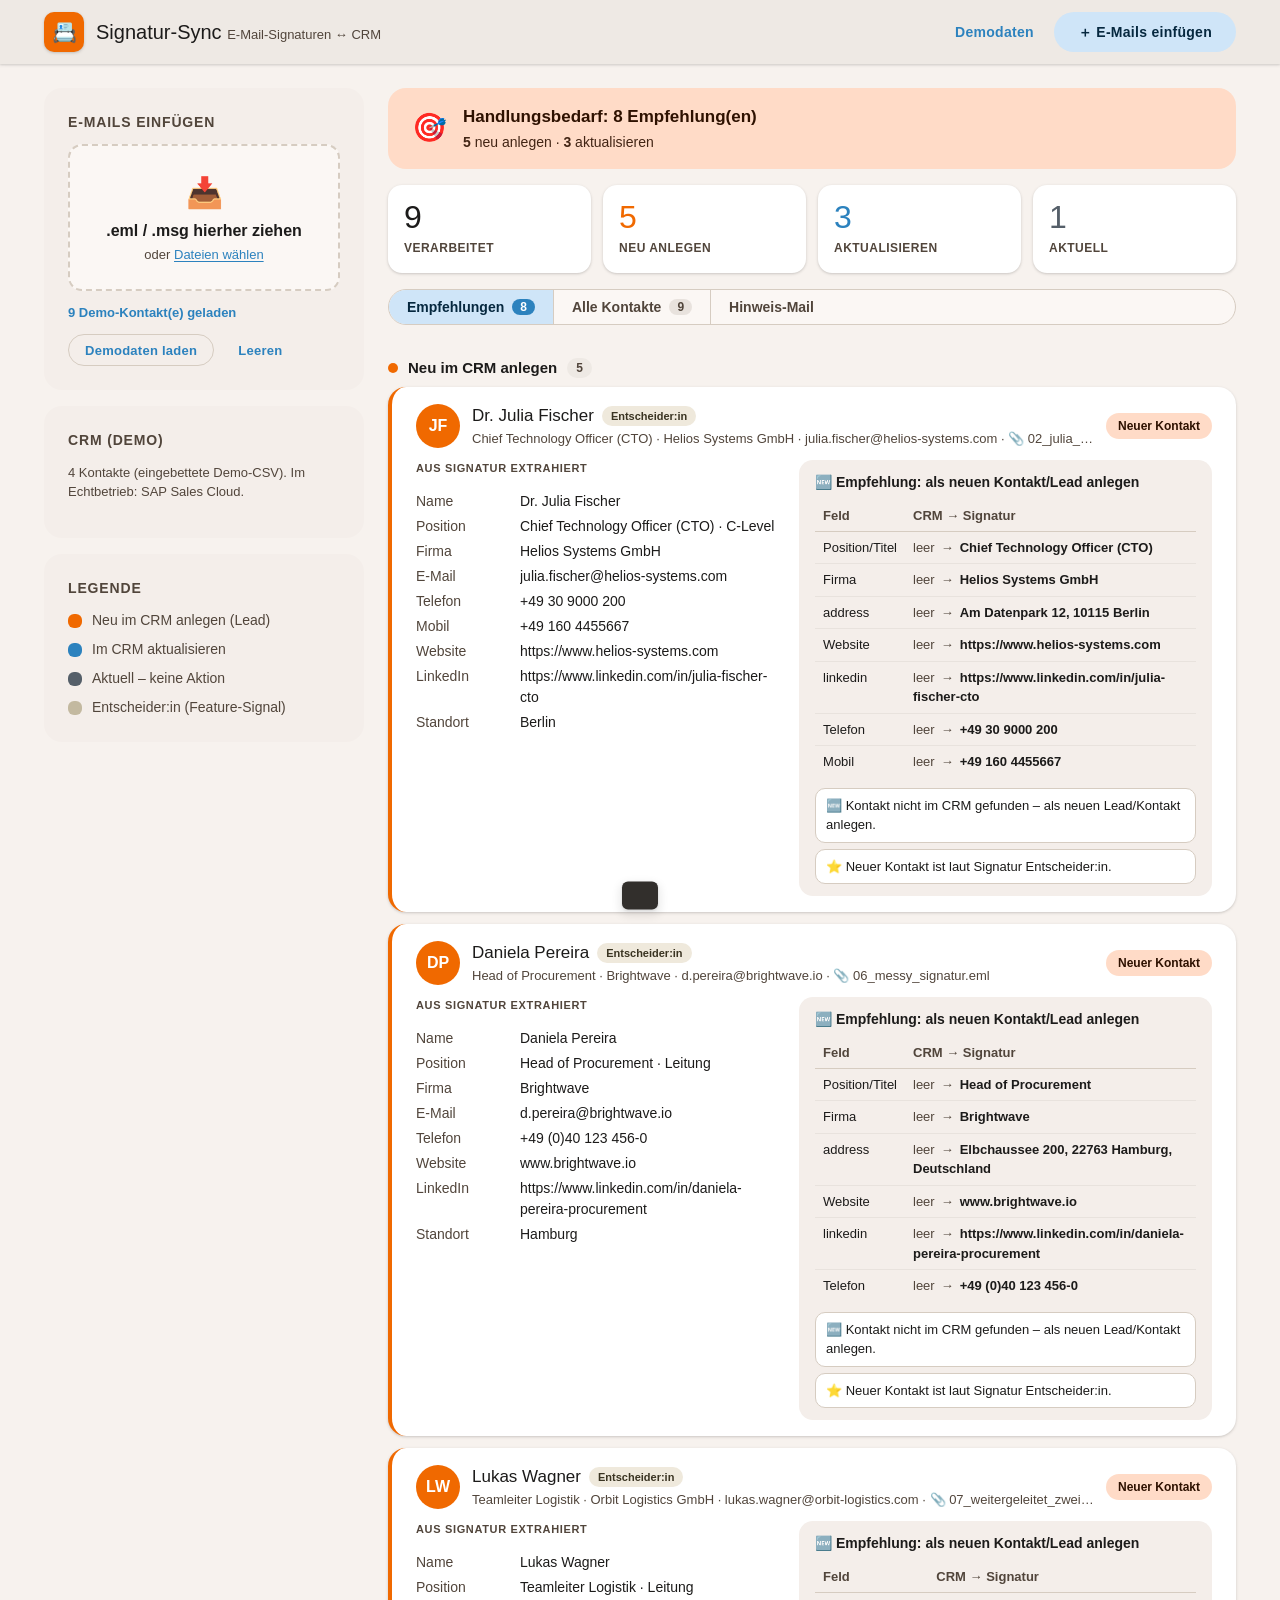
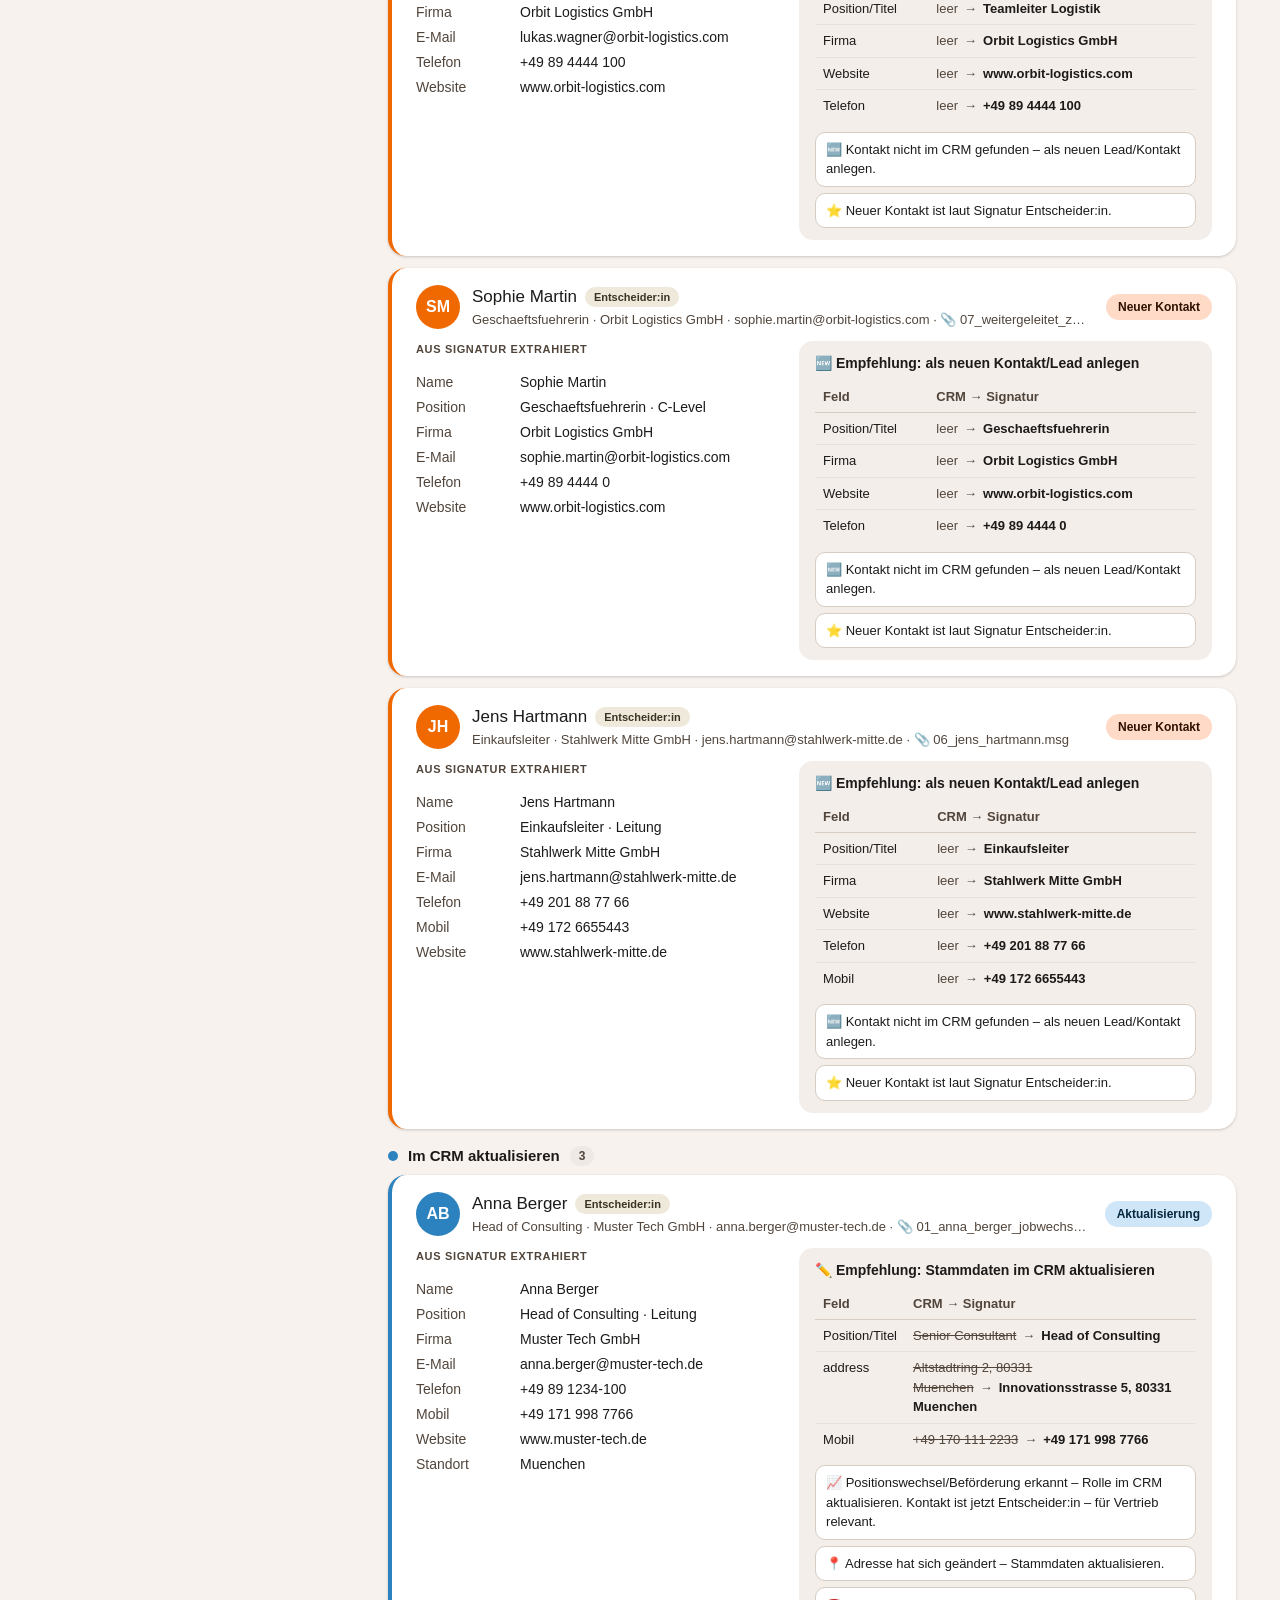
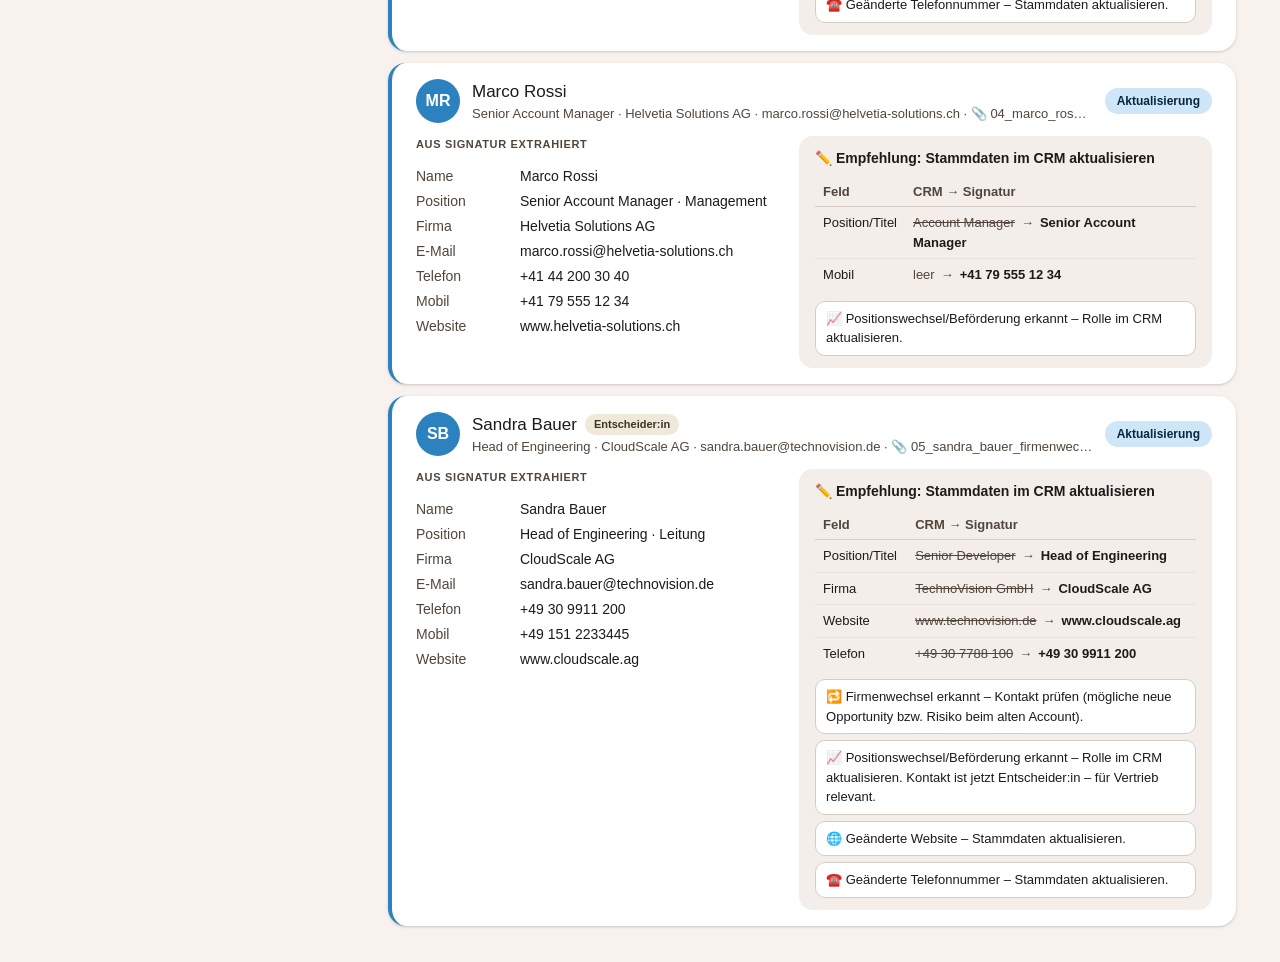
<file: webapp/index.html>
<!doctype html>
<html lang="de">
<head>
<meta charset="utf-8">
<meta name="viewport" content="width=device-width, initial-scale=1">
<title>Signatur-Sync · E-Mail-Signaturen ↔ CRM</title>
<link rel="stylesheet" href="styles.css">
</head>
<body>
<header class="top-app-bar">
  <div class="bar-inner">
    <div class="bar-title"><span class="bar-logo">📇</span>
      <span>Signatur-Sync <span class="bar-sub">E-Mail-Signaturen ↔ CRM</span></span></div>
    <div class="bar-actions">
      <button id="btnDemo" class="btn btn-text">Demodaten</button>
      <label class="btn btn-tonal" for="fileInput">＋ E-Mails einfügen</label>
      <input id="fileInput" type="file" accept=".eml,.msg" multiple hidden>
    </div>
  </div>
</header>

<main class="container grid">
  <aside class="rail">
    <section class="card card-filled">
      <h2 class="title-s">E-Mails einfügen</h2>
      <div id="dropzone" class="dropzone">
        <div class="dz-icon">📥</div>
        <div class="dz-text">.eml / .msg hierher ziehen</div>
        <div class="dz-sub">oder <span class="link" id="pick">Dateien wählen</span></div>
      </div>
      <div id="fileMeta" class="meta"></div>
      <div class="row-actions">
        <button id="btnDemo2" class="btn btn-outlined btn-sm">Demodaten laden</button>
        <button id="btnClear" class="btn btn-text btn-sm">Leeren</button>
      </div>
    </section>
    <section class="card card-filled">
      <h2 class="title-s">CRM (Demo)</h2>
      <p class="body-s muted" id="crmInfo"></p>
    </section>
    <section class="card card-filled">
      <h2 class="title-s">Legende</h2>
      <ul class="legend">
        <li><span class="swatch sw-new"></span> Neu im CRM anlegen (Lead)</li>
        <li><span class="swatch sw-upd"></span> Im CRM aktualisieren</li>
        <li><span class="swatch sw-ok"></span> Aktuell – keine Aktion</li>
        <li><span class="swatch sw-dm"></span> Entscheider:in (Feature-Signal)</li>
      </ul>
    </section>
  </aside>

  <section class="content">
    <div id="banner" class="banner" hidden></div>
    <div id="kpis" class="kpis" hidden></div>
    <div class="segmented" id="tabs" hidden>
      <button class="seg active" data-tab="reco">Empfehlungen <span class="seg-count" id="cReco">0</span></button>
      <button class="seg" data-tab="all">Alle Kontakte <span class="seg-count" id="cAll">0</span></button>
      <button class="seg" data-tab="mail">Hinweis-Mail</button>
    </div>
    <div id="paneReco" class="pane"></div>
    <div id="paneAll" class="pane" hidden></div>
    <div id="paneMail" class="pane" hidden></div>
    <div id="empty" class="empty">
      <div class="big">📭</div>
      <h3>E-Mails einfügen</h3>
      <p>Ziehe <code>.eml</code>- oder <code>.msg</code>-Dateien in das Feld links
         oder lade die Demodaten. Signatur-Analyse und CRM-Abgleich laufen komplett
         in deinem Browser – nichts wird hochgeladen.</p>
      <div class="steps">
        <span class="step"><span class="num">1</span> Mails einfügen</span>
        <span class="step"><span class="num">2</span> Automatischer Abgleich</span>
        <span class="step"><span class="num">3</span> Empfehlungen prüfen</span>
      </div>
    </div>
  </section>
</main>

<div id="snackbar" class="snackbar"></div>

<script src="app.js"></script>
<script src="data.js"></script>
<script>
(function(){
  "use strict";
  var C = window.SignaturCore;
  var CRM = window.CRM_DATA || [];
  var results = [], skipped = [];

  var $ = function(id){ return document.getElementById(id); };
  var FIELD_LABEL = {job_title:"Position/Titel",department:"Abteilung",company:"Firma",
    phone:"Telefon",mobile:"Mobil",website:"Website"};

  function esc(v){ return C.escapeHtml(v||""); }
  function snack(msg){ var s=$("snackbar"); s.textContent=msg; s.classList.add("show");
    setTimeout(function(){ s.classList.remove("show"); },3200); }

  function initials(sig){
    var p=[sig.first_name,sig.last_name].filter(Boolean);
    var parts=p.length?p:(sig.full_name?sig.full_name.split(/\s+/):[]);
    if(parts.length){return ((parts[0][0]||"")+(parts.length>1?parts[parts.length-1][0]:"")).toUpperCase();}
    return sig.email?sig.email.slice(0,2).toUpperCase():"–";
  }
  function actionableDiffs(res){
    return res.discrepancies.filter(function(d){
      return d.change_type==="FIELD_CHANGED"||d.change_type==="FIELD_NEW_IN_CRM"; });
  }

  function kvBlock(sig){
    var role=sig.job_title+(sig.seniority?(" · "+sig.seniority):"");
    var rows=[["Name",sig.full_name],["Position",role],["Firma",sig.company],
      ["Abteilung",sig.department],["E-Mail",sig.email],["Telefon",sig.phone],
      ["Mobil",sig.mobile],["Website",sig.website],["LinkedIn",sig.linkedin],
      ["Standort",sig.location]];
    var out="<div class='block-h'>Aus Signatur extrahiert</div><dl class='kv'>";
    rows.forEach(function(r){ if(r[1]) out+="<dt>"+esc(r[0])+"</dt><dd>"+esc(r[1])+"</dd>"; });
    return out+"</dl>";
  }
  function recoBlock(res){
    var t=res.tone;
    var signals=res.business_signals.map(function(s){return "<div class='chip'>"+esc(s)+"</div>";}).join("");
    var chips=signals?("<div class='chips'>"+signals+"</div>"):"";
    if(t==="ok"){
      return "<div class='reco'><div class='ok-note'>✓ Signatur stimmt mit dem CRM überein – keine Aktion nötig.</div>"+chips+"</div>";
    }
    var rows=actionableDiffs(res).map(function(d){
      var label=FIELD_LABEL[d.field]||d.field;
      var cell = d.crm_value
        ? "<span class='old'>"+esc(d.crm_value)+"</span><span class='arrow'>→</span><span class='newv'>"+esc(d.signature_value)+"</span>"
        : "<span class='muted'>leer</span><span class='arrow'>→</span><span class='newv'>"+esc(d.signature_value)+"</span>";
      return "<tr><td>"+esc(label)+"</td><td>"+cell+"</td></tr>";
    }).join("");
    var table=rows?("<table class='diff'><tr><th>Feld</th><th>CRM → Signatur</th></tr>"+rows+"</table>"):"";
    var lead=(t==="new")?"🆕 Empfehlung: als neuen Kontakt/Lead anlegen":"✏️ Empfehlung: Stammdaten im CRM aktualisieren";
    return "<div class='reco'><div class='lead'>"+lead+"</div>"+table+chips+"</div>";
  }
  function contactCard(res){
    var sig=res.signature, t=res.tone;
    var name=sig.full_name||sig.email||res.source;
    var subBits=[sig.job_title,sig.company,sig.email].filter(Boolean);
    var sub=(subBits.join(" · ")||"—")+" · 📎 "+res.source;
    var pill={new:"Neuer Kontakt",upd:"Aktualisierung",ok:"Aktuell"}[t];
    var dm=sig.is_decision_maker?"<span class='dm-chip'>Entscheider:in</span>":"";
    return "<div class='contact t-"+t+"'><div class='c-top'>"+
      "<div class='avatar av-"+t+"'>"+esc(initials(sig))+"</div>"+
      "<div class='c-id'><div class='nm'>"+esc(name)+" "+dm+"</div>"+
      "<div class='sb'>"+esc(sub)+"</div></div>"+
      "<span class='pill pl-"+t+"'>"+pill+"</span></div>"+
      "<div class='c-body'><div>"+kvBlock(sig)+"</div><div>"+recoBlock(res)+"</div></div></div>";
  }
  function group(title,items,tone){
    if(!items.length) return "";
    var cards=items.map(contactCard).join("");
    return "<div class='group-head'><span class='gdot gd-"+tone+"'></span>"+
      "<h4>"+title+"</h4><span class='gcount'>"+items.length+"</span></div>"+cards;
  }
  function skipBlock(){
    if(!skipped.length) return "";
    return "<div class='skip'>Übersprungen: "+skipped.map(function(s){
      return esc(s.source)+" ("+esc(s.reason)+")"; }).join(", ")+"</div>";
  }

  function buildMailHtml(grp){
    var actionable=grp.newL.concat(grp.updL);
    var head="<div style='font-family:Arial,Helvetica,sans-serif;color:#1a1a1a'>"+
      "<h2 style='margin:0 0 4px'>Signatur-/CRM-Abgleich – Hinweis</h2>"+
      "<p style='color:#666;margin:0 0 12px'>Verarbeitet: <b>"+results.length+"</b> · "+
      "Neu: <b>"+grp.newL.length+"</b> · Aktualisieren: <b>"+grp.updL.length+"</b> · "+
      "Aktuell: <b>"+grp.okL.length+"</b></p>";
    if(!actionable.length) return head+"<p>✅ Keine Abweichungen – CRM ist aktuell.</p></div>";
    var body=actionable.map(function(res){
      var sig=res.signature;
      var diffs=actionableDiffs(res).map(function(d){
        var label=FIELD_LABEL[d.field]||d.field;
        return "<tr><td style='padding:4px 8px;border-top:1px solid #eee'>"+esc(label)+
          "</td><td style='padding:4px 8px;border-top:1px solid #eee;color:#999'>"+(esc(d.crm_value)||"—")+
          "</td><td style='padding:4px 8px;border-top:1px solid #eee;font-weight:600'>"+esc(d.signature_value)+"</td></tr>";
      }).join("");
      var badge=res.tone==="new"?"#F06900":"#2C82BE";
      var tag=res.tone==="new"?"Neuer Kontakt":"Aktualisierung";
      var sgl=res.business_signals.map(function(s){return "<li>"+esc(s)+"</li>";}).join("");
      return "<div style='border:1px solid #e5e7eb;border-radius:8px;padding:12px;margin:0 0 12px'>"+
        "<div style='font-weight:bold'>"+esc(sig.full_name||sig.email)+
        " <span style='background:"+badge+";color:#fff;font-size:11px;padding:2px 8px;border-radius:10px'>"+tag+"</span></div>"+
        "<div style='color:#666;font-size:12px;margin:2px 0 8px'>"+esc(res.source)+"</div>"+
        (diffs?"<table style='border-collapse:collapse;width:100%;font-size:13px'><tr><th style='text-align:left;padding:4px 8px'>Feld</th><th style='text-align:left;padding:4px 8px'>CRM</th><th style='text-align:left;padding:4px 8px'>Signatur</th></tr>"+diffs+"</table>":"")+
        (sgl?"<ul style='margin:8px 0 0;padding-left:18px'>"+sgl+"</ul>":"")+"</div>";
    }).join("");
    return head+body+"</div>";
  }

  function setTab(name){
    ["reco","all","mail"].forEach(function(n){
      var pane=$("pane"+n.charAt(0).toUpperCase()+n.slice(1));
      if(pane) pane.hidden = n!==name;
    });
    Array.prototype.forEach.call(document.querySelectorAll(".seg"),function(b){
      b.classList.toggle("active", b.getAttribute("data-tab")===name);
    });
  }

  function render(){
    $("crmInfo").textContent = CRM.length+" Kontakte (eingebettete Demo-CSV). "+
      "Im Echtbetrieb: SAP Sales Cloud.";
    var has=results.length>0;
    ["banner","kpis","tabs"].forEach(function(id){ $(id).hidden=!has; });
    $("empty").hidden=has;
    ["paneReco","paneAll","paneMail"].forEach(function(id){ $(id).innerHTML=""; });
    if(!has){ if(skipped.length) $("paneReco").innerHTML=skipBlock(); return; }

    var grp={
      newL: results.filter(function(r){return r.tone==="new";}),
      updL: results.filter(function(r){return r.tone==="upd";}),
      okL:  results.filter(function(r){return r.tone==="ok";})
    };
    var todo=grp.newL.length+grp.updL.length;

    // Banner
    var b=$("banner");
    if(todo===0){ b.className="banner calm";
      b.innerHTML="<span class='b-ic'>✅</span><div><h3>Alles aktuell</h3><p>Keine Abweichungen – das CRM ist auf dem neuesten Stand.</p></div>";
    } else { b.className="banner";
      var parts=[]; if(grp.newL.length)parts.push("<b>"+grp.newL.length+"</b> neu anlegen");
      if(grp.updL.length)parts.push("<b>"+grp.updL.length+"</b> aktualisieren");
      b.innerHTML="<span class='b-ic'>🎯</span><div><h3>Handlungsbedarf: "+todo+" Empfehlung(en)</h3><p>"+parts.join(" · ")+"</p></div>";
    }
    // KPIs
    $("kpis").innerHTML=
      "<div class='kpi'><div class='n'>"+results.length+"</div><div class='l'>Verarbeitet</div></div>"+
      "<div class='kpi k-new'><div class='n'>"+grp.newL.length+"</div><div class='l'>Neu anlegen</div></div>"+
      "<div class='kpi k-upd'><div class='n'>"+grp.updL.length+"</div><div class='l'>Aktualisieren</div></div>"+
      "<div class='kpi k-ok'><div class='n'>"+grp.okL.length+"</div><div class='l'>Aktuell</div></div>";
    // Tabs counts
    $("cReco").textContent=todo; $("cAll").textContent=results.length;
    // Panes
    var reco=group("Neu im CRM anlegen",grp.newL,"new")+group("Im CRM aktualisieren",grp.updL,"upd");
    $("paneReco").innerHTML=(reco||"<div class='skip'>Keine offenen Empfehlungen.</div>")+skipBlock();
    $("paneAll").innerHTML=group("Neu im CRM anlegen",grp.newL,"new")+
      group("Im CRM aktualisieren",grp.updL,"upd")+group("Aktuell – keine Aktion",grp.okL,"ok")+skipBlock();
    $("paneMail").innerHTML="<div class='mail'><div class='mail-bar'><span class='mail-dots'>"+
      "<i class='md1'></i><i class='md2'></i><i class='md3'></i></span> Vorschau · als Gmail-Entwurf bzw. per SMTP versendbar</div>"+
      "<div class='mail-body'>"+buildMailHtml(grp)+"</div></div>";
  }

  function addLoaded(loaded){
    try{
      var a=C.analyzeEmail(loaded,CRM);
      results=results.concat(a.results);
      skipped=skipped.concat(a.skipped);
    }catch(e){ skipped.push({source:loaded.source,reason:String(e.message||e)}); }
  }

  function b64ToBytes(b64){
    var bin=atob(b64); var u=new Uint8Array(bin.length);
    for(var i=0;i<bin.length;i++) u[i]=bin.charCodeAt(i); return u;
  }
  function readFile(file){
    return new Promise(function(resolve){
      var fr=new FileReader();
      var isMsg=/\.msg$/i.test(file.name);
      fr.onload=function(){
        try{
          var loaded = isMsg
            ? C.parseMsg(new Uint8Array(fr.result), file.name)
            : C.parseEml(fr.result, file.name);
          addLoaded(loaded);
        }catch(e){ skipped.push({source:file.name,reason:String(e.message||e)}); }
        resolve();
      };
      fr.onerror=function(){ skipped.push({source:file.name,reason:"Datei nicht lesbar."}); resolve(); };
      if(isMsg) fr.readAsArrayBuffer(file); else fr.readAsText(file);
    });
  }
  function handleFiles(list){
    var files=Array.prototype.slice.call(list).filter(function(f){return /\.(eml|msg)$/i.test(f.name);});
    if(!files.length){ snack("Bitte .eml- oder .msg-Dateien wählen."); return; }
    Promise.all(files.map(readFile)).then(function(){
      $("fileMeta").textContent=results.length+" Kontakt(e) analysiert"+(skipped.length?(", "+skipped.length+" übersprungen"):"");
      render(); setTab("reco");
      snack(files.length+" Datei(en) eingefügt.");
    });
  }

  function loadDemo(){
    results=[]; skipped=[];
    (window.DEMO_EMAILS||[]).forEach(function(d){ addLoaded(C.parseEml(d.content,d.name)); });
    if(window.DEMO_MSG){ try{ addLoaded(C.parseMsg(b64ToBytes(window.DEMO_MSG.b64),window.DEMO_MSG.name)); }catch(e){} }
    $("fileMeta").textContent=results.length+" Demo-Kontakt(e) geladen";
    render(); setTab("reco");
  }
  function clearAll(){ results=[]; skipped=[]; $("fileMeta").textContent=""; render(); }

  // Wiring
  $("fileInput").addEventListener("change",function(e){ handleFiles(e.target.files); e.target.value=""; });
  $("pick").addEventListener("click",function(){ $("fileInput").click(); });
  $("btnDemo").addEventListener("click",loadDemo);
  $("btnDemo2").addEventListener("click",loadDemo);
  $("btnClear").addEventListener("click",clearAll);
  Array.prototype.forEach.call(document.querySelectorAll(".seg"),function(b){
    b.addEventListener("click",function(){ setTab(b.getAttribute("data-tab")); });
  });
  var dz=$("dropzone");
  ["dragenter","dragover"].forEach(function(ev){ dz.addEventListener(ev,function(e){
    e.preventDefault(); dz.classList.add("drag"); }); });
  ["dragleave","drop"].forEach(function(ev){ dz.addEventListener(ev,function(e){
    e.preventDefault(); dz.classList.remove("drag"); }); });
  dz.addEventListener("drop",function(e){ handleFiles(e.dataTransfer.files); });
  document.addEventListener("dragover",function(e){ e.preventDefault(); });
  document.addEventListener("drop",function(e){ e.preventDefault(); });

  loadDemo(); // Start mit Demodaten
})();
</script>
</body>
</html>
</file>
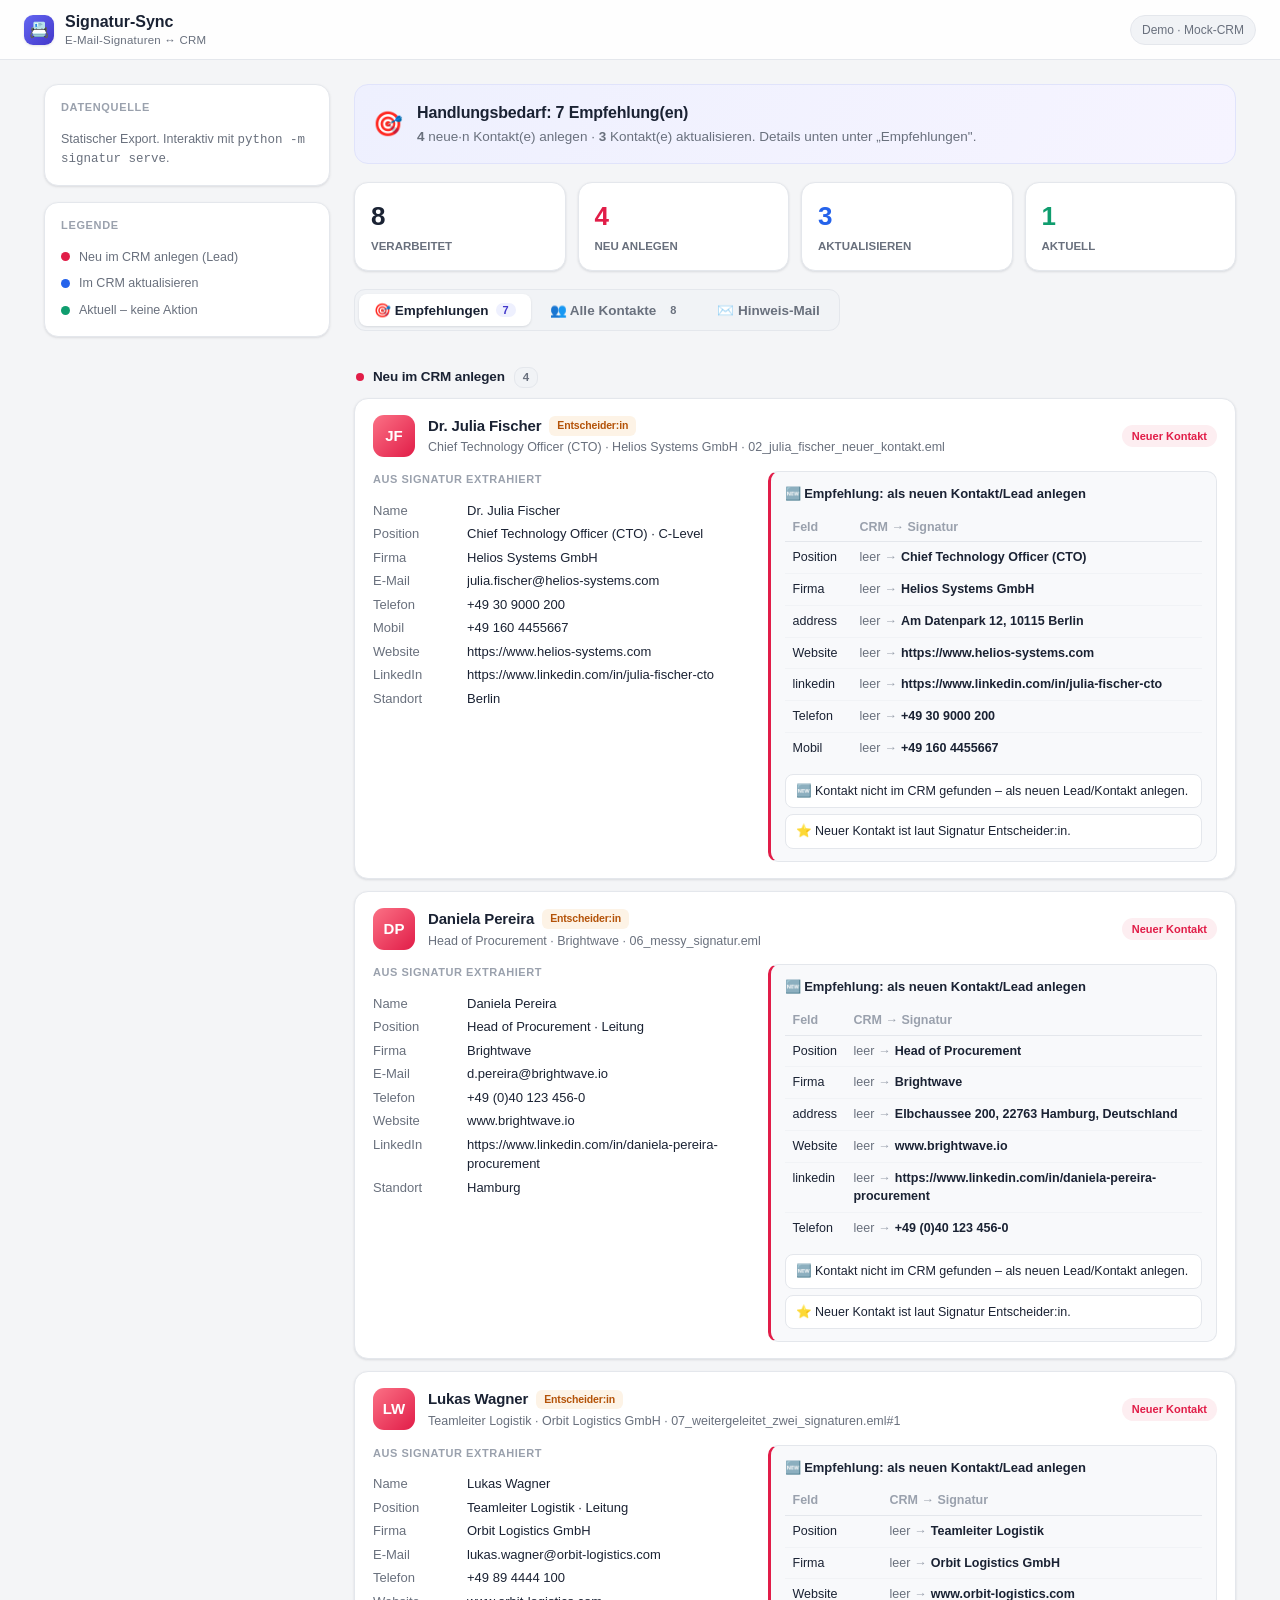
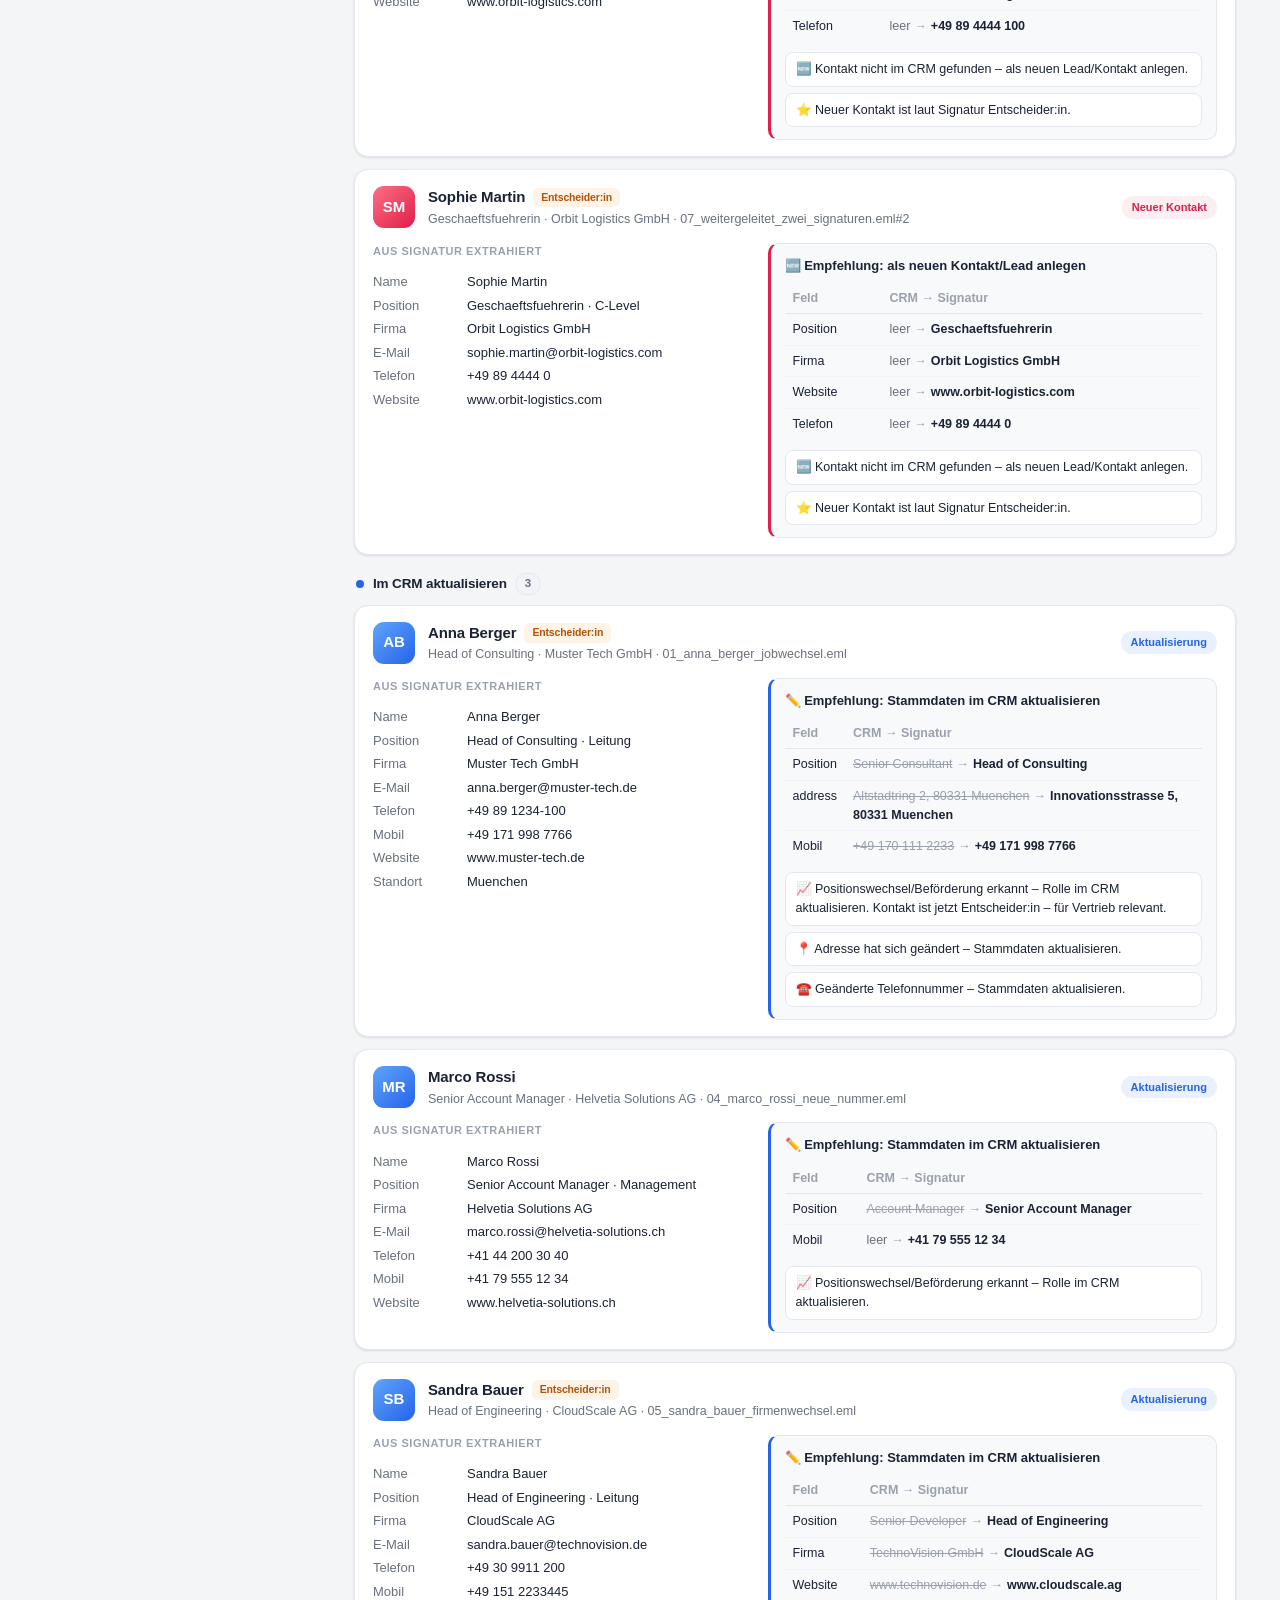
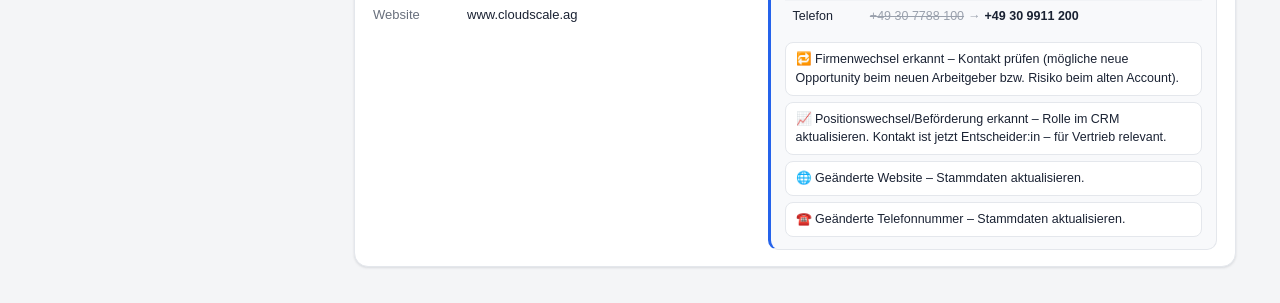
<file: docs/dashboard.html>
<!doctype html><html lang="de"><head><meta charset="utf-8">
<meta name="viewport" content="width=device-width,initial-scale=1">
<title>Signatur-Sync · CRM-Abgleich</title><style>
*{box-sizing:border-box}
:root{
  --bg:#f4f5f7; --surface:#ffffff; --surface-2:#f8f9fb; --surface-3:#f1f3f6;
  --border:#e4e7ec; --border-strong:#d4d8de;
  --text:#1a2233; --muted:#69707d; --faint:#9aa1ad;
  --accent:#4f46e5; --accent-d:#4338ca; --accent-soft:#eef0fe;
  --new:#e11d48; --new-soft:#fdeef1; --upd:#2563eb; --upd-soft:#eaf1fe;
  --ok:#0f9d6e; --ok-soft:#e7f6f0; --warn:#b45309; --warn-soft:#fdf3e6;
  --radius:14px; --radius-s:10px;
  --shadow:0 1px 2px rgba(16,24,40,.04),0 1px 3px rgba(16,24,40,.08);
  --shadow-lg:0 6px 24px rgba(16,24,40,.10);
  --font:"Inter",-apple-system,BlinkMacSystemFont,"Segoe UI",Roboto,Helvetica,Arial,sans-serif;
}
html{font-size:15px}
body{margin:0;font-family:var(--font);background:var(--bg);color:var(--text);
  line-height:1.5;-webkit-font-smoothing:antialiased}
a{color:var(--accent);text-decoration:none}
h1,h2,h3,h4{margin:0;font-weight:650;letter-spacing:-.01em}
.muted{color:var(--muted)}

/* App-Bar */
.appbar{position:sticky;top:0;z-index:20;display:flex;align-items:center;
  justify-content:space-between;gap:16px;height:60px;padding:0 24px;
  background:rgba(255,255,255,.85);backdrop-filter:saturate(1.4) blur(8px);
  border-bottom:1px solid var(--border)}
.brand{display:flex;align-items:center;gap:11px;font-weight:700;font-size:16px}
.brand .logo{width:30px;height:30px;border-radius:9px;display:grid;place-items:center;
  background:linear-gradient(135deg,#6366f1,#4338ca);color:#fff;font-size:16px;
  box-shadow:var(--shadow)}
.brand small{display:block;font-weight:500;color:var(--muted);font-size:11.5px;
  letter-spacing:.02em;margin-top:-2px}
.appbar .env{font-size:12px;color:var(--muted);background:var(--surface-3);
  border:1px solid var(--border);padding:5px 11px;border-radius:20px}

/* Layout */
.layout{max-width:1240px;margin:0 auto;padding:24px;display:grid;
  grid-template-columns:286px 1fr;gap:24px;align-items:start}
@media(max-width:940px){.layout{grid-template-columns:1fr;padding:16px}}

/* Sidebar */
.sidebar{position:sticky;top:84px;display:flex;flex-direction:column;gap:16px}
@media(max-width:940px){.sidebar{position:static}}
.panel{background:var(--surface);border:1px solid var(--border);border-radius:var(--radius);
  box-shadow:var(--shadow)}
.panel-h{padding:14px 16px 0;font-size:11px;font-weight:700;letter-spacing:.06em;
  text-transform:uppercase;color:var(--faint)}
.panel-b{padding:14px 16px 16px;display:flex;flex-direction:column;gap:12px}
.field label{display:block;font-size:12px;color:var(--muted);margin-bottom:5px;font-weight:550}
.field input,.field select{width:100%;padding:9px 11px;border:1px solid var(--border-strong);
  border-radius:var(--radius-s);font-size:13.5px;font-family:inherit;background:var(--surface);
  color:var(--text);transition:border .15s,box-shadow .15s}
.field input:focus,.field select:focus{outline:none;border-color:var(--accent);
  box-shadow:0 0 0 3px var(--accent-soft)}
.btn{display:inline-flex;align-items:center;justify-content:center;gap:7px;width:100%;
  padding:10px 14px;border:0;border-radius:var(--radius-s);font-size:14px;font-weight:600;
  font-family:inherit;cursor:pointer;transition:filter .15s,background .15s}
.btn-primary{background:var(--accent);color:#fff}
.btn-primary:hover{background:var(--accent-d)}
.btn-ghost{background:var(--surface);color:var(--accent);border:1px solid var(--border-strong)}
.btn-ghost:hover{background:var(--accent-soft)}
.dropzone{border:1.5px dashed var(--border-strong);border-radius:var(--radius-s);
  padding:16px;text-align:center;color:var(--muted);font-size:12.5px;background:var(--surface-2);
  cursor:pointer;transition:border .15s,background .15s}
.dropzone:hover{border-color:var(--accent);background:var(--accent-soft)}
.dropzone input{display:none}
.dropzone .ic{font-size:20px;display:block;margin-bottom:4px}
.dropname{font-size:12px;color:var(--accent);margin-top:2px;font-weight:600}
.legend{display:flex;flex-direction:column;gap:8px;font-size:12.5px;color:var(--muted)}
.legend .row{display:flex;align-items:center;gap:9px}
.dot{width:9px;height:9px;border-radius:50%;flex:none}
.dot.new{background:var(--new)}.dot.upd{background:var(--upd)}.dot.ok{background:var(--ok)}

/* Content */
.content{display:flex;flex-direction:column;gap:18px;min-width:0}
.reco{display:flex;align-items:center;gap:14px;padding:16px 18px;border-radius:var(--radius);
  background:linear-gradient(120deg,#eef0fe,#f6f4ff);border:1px solid #e0e3fb}
.reco.calm{background:var(--ok-soft);border-color:#cdeede}
.reco .emoji{font-size:24px;flex:none}
.reco h2{font-size:16px;margin-bottom:2px}
.reco p{margin:0;font-size:13.5px;color:var(--muted)}

.kpis{display:grid;grid-template-columns:repeat(4,1fr);gap:12px}
@media(max-width:620px){.kpis{grid-template-columns:repeat(2,1fr)}}
.kpi{background:var(--surface);border:1px solid var(--border);border-radius:var(--radius);
  padding:14px 16px;box-shadow:var(--shadow)}
.kpi .n{font-size:26px;font-weight:750;letter-spacing:-.02em}
.kpi .l{font-size:11.5px;color:var(--muted);font-weight:600;margin-top:2px}
.kpi.new .n{color:var(--new)}.kpi.upd .n{color:var(--upd)}.kpi.ok .n{color:var(--ok)}

/* Tabs */
.tabs{display:inline-flex;gap:4px;padding:4px;background:var(--surface-3);
  border:1px solid var(--border);border-radius:11px;align-self:flex-start}
.tab{border:0;background:transparent;padding:8px 15px;border-radius:8px;font-size:13.5px;
  font-weight:600;color:var(--muted);cursor:pointer;font-family:inherit;display:flex;
  align-items:center;gap:7px}
.tab:hover{color:var(--text)}
.tab.active{background:var(--surface);color:var(--text);box-shadow:var(--shadow)}
.tab .cnt{font-size:11px;background:var(--surface-3);color:var(--muted);padding:1px 7px;
  border-radius:9px;font-weight:700}
.tab.active .cnt{background:var(--accent-soft);color:var(--accent-d)}

/* Gruppen */
.group{margin-top:4px}
.group-h{display:flex;align-items:center;gap:9px;margin:18px 2px 10px}
.group-h .gdot{width:8px;height:8px;border-radius:50%}
.group-h.new .gdot{background:var(--new)}.group-h.upd .gdot{background:var(--upd)}
.group-h.ok .gdot{background:var(--ok)}
.group-h h3{font-size:13.5px}
.group-h .gc{font-size:11.5px;color:var(--muted);background:var(--surface-3);
  border:1px solid var(--border);padding:1px 8px;border-radius:9px;font-weight:700}
details.group summary{list-style:none;cursor:pointer}
details.group summary::-webkit-details-marker{display:none}

/* Kontakt-Karte */
.card{background:var(--surface);border:1px solid var(--border);border-radius:var(--radius);
  box-shadow:var(--shadow);padding:16px 18px;margin-bottom:12px}
.card-top{display:flex;align-items:center;gap:13px;margin-bottom:14px}
.avatar{width:42px;height:42px;border-radius:11px;flex:none;display:grid;place-items:center;
  font-weight:700;font-size:15px;color:#fff}
.avatar.new{background:linear-gradient(135deg,#fb7185,#e11d48)}
.avatar.upd{background:linear-gradient(135deg,#60a5fa,#2563eb)}
.avatar.ok{background:linear-gradient(135deg,#34d399,#0f9d6e)}
.card-id{flex:1;min-width:0}
.card-id h4{font-size:15px;display:flex;align-items:center;gap:8px;flex-wrap:wrap}
.card-id .sub{font-size:12.5px;color:var(--muted);margin-top:1px;overflow:hidden;
  text-overflow:ellipsis;white-space:nowrap}
.pill{font-size:11px;font-weight:700;padding:3px 10px;border-radius:20px;flex:none}
.pill.new{background:var(--new-soft);color:var(--new)}
.pill.upd{background:var(--upd-soft);color:var(--upd)}
.pill.ok{background:var(--ok-soft);color:var(--ok)}
.tag{font-size:10.5px;font-weight:700;padding:2px 8px;border-radius:6px;
  background:var(--warn-soft);color:var(--warn)}

.card-body{display:grid;grid-template-columns:minmax(0,1fr) minmax(0,1.2fr);gap:20px}
@media(max-width:680px){.card-body{grid-template-columns:1fr}}
.block-h{font-size:11px;font-weight:700;letter-spacing:.05em;text-transform:uppercase;
  color:var(--faint);margin-bottom:9px}
.kv{display:grid;grid-template-columns:84px 1fr;gap:4px 10px;font-size:13px}
.kv dt{color:var(--muted)}
.kv dd{margin:0;overflow:hidden;text-overflow:ellipsis}

.reco-box{border:1px solid var(--border);border-left:3px solid var(--accent);
  border-radius:var(--radius-s);background:var(--surface-2);padding:12px 14px}
.reco-box.new{border-left-color:var(--new)}
.reco-box.upd{border-left-color:var(--upd)}
.reco-box.ok{border-left-color:var(--ok)}
.reco-box .lead{font-size:13px;font-weight:650;margin-bottom:9px;display:flex;
  align-items:center;gap:7px}
table.diff{border-collapse:collapse;width:100%;font-size:12.5px}
table.diff th{text-align:left;padding:5px 8px;color:var(--faint);font-weight:600;
  border-bottom:1px solid var(--border)}
table.diff td{padding:6px 8px;border-bottom:1px solid var(--surface-3);vertical-align:top}
table.diff tr:last-child td{border-bottom:0}
.old{color:var(--faint);text-decoration:line-through}
.arrow{color:var(--faint);padding:0 4px}
.newv{color:var(--text);font-weight:650}
.chips{display:flex;flex-direction:column;gap:6px;margin-top:10px}
.chip{font-size:12.5px;background:var(--surface);border:1px solid var(--border);
  border-radius:8px;padding:7px 10px;color:var(--text)}
.ok-note{font-size:13px;color:var(--ok);display:flex;align-items:center;gap:7px}

/* Mail-Vorschau */
.mailwrap{background:var(--surface);border:1px solid var(--border);border-radius:var(--radius);
  box-shadow:var(--shadow);overflow:hidden}
.mailbar{display:flex;align-items:center;gap:8px;padding:11px 16px;border-bottom:1px solid var(--border);
  background:var(--surface-2);font-size:12.5px;color:var(--muted)}
.mailbar .dotrow{display:flex;gap:6px}
.mailbar .d{width:10px;height:10px;border-radius:50%}
.mailbar .d1{background:#ff6058}.mailbar .d2{background:#ffbd2e}.mailbar .d3{background:#28ca42}
.mailbody{padding:20px;max-height:620px;overflow:auto}

/* Empty / Skip */
.empty{background:var(--surface);border:1px solid var(--border);border-radius:var(--radius);
  box-shadow:var(--shadow);padding:40px 28px;text-align:center}
.empty .big{font-size:34px;margin-bottom:8px}
.empty h2{font-size:18px;margin-bottom:6px}
.empty p{color:var(--muted);margin:0 auto 18px;max-width:440px;font-size:14px}
.steps{display:inline-flex;gap:10px;flex-wrap:wrap;justify-content:center}
.step{display:flex;align-items:center;gap:8px;font-size:13px;background:var(--surface-2);
  border:1px solid var(--border);border-radius:20px;padding:7px 14px}
.step .num{width:20px;height:20px;border-radius:50%;background:var(--accent);color:#fff;
  font-size:11px;font-weight:700;display:grid;place-items:center}
.skip{background:var(--surface);border:1px solid var(--border);border-radius:var(--radius);
  padding:12px 16px;font-size:12.5px;color:var(--muted)}
.note{font-size:12px;color:var(--faint);margin-top:8px}
[hidden]{display:none!important}
</style></head>
<body>
<div class="appbar">
  <div class="brand"><span class="logo">📇</span>
    <span>Signatur-Sync<small>E-Mail-Signaturen ↔ CRM</small></span></div>
  <div class="env">Demo · Mock-CRM</div>
</div>
<div class="layout"><aside class="sidebar">
<div class="panel"><div class="panel-h">Datenquelle</div><div class="panel-b"><p class="muted" style="font-size:12.5px;margin:0">Statischer Export. Interaktiv mit <code>python -m signatur serve</code>.</p></div></div>

<div class="panel"><div class="panel-h">Legende</div><div class="panel-b">
  <div class="legend">
    <div class="row"><span class="dot new"></span> Neu im CRM anlegen (Lead)</div>
    <div class="row"><span class="dot upd"></span> Im CRM aktualisieren</div>
    <div class="row"><span class="dot ok"></span> Aktuell – keine Aktion</div>
  </div></div></div>
</aside><main class="content">
<div class="reco"><span class="emoji">🎯</span><div><h2>Handlungsbedarf: 7 Empfehlung(en)</h2><p><b>4</b> neue·n Kontakt(e) anlegen · <b>3</b> Kontakt(e) aktualisieren. Details unten unter „Empfehlungen".</p></div></div>
<div class="kpis">
<div class="kpi"><div class="n">8</div><div class="l">VERARBEITET</div></div>
<div class="kpi new"><div class="n">4</div><div class="l">NEU ANLEGEN</div></div>
<div class="kpi upd"><div class="n">3</div><div class="l">AKTUALISIEREN</div></div>
<div class="kpi ok"><div class="n">1</div><div class="l">AKTUELL</div></div>
</div>
<nav class="tabs">
  <button class="tab active" data-target="reco" onclick="sigTab('reco')">
    🎯 Empfehlungen <span class="cnt">7</span></button>
  <button class="tab" data-target="all" onclick="sigTab('all')">
    👥 Alle Kontakte <span class="cnt">8</span></button>
  <button class="tab" data-target="mail" onclick="sigTab('mail')">✉️ Hinweis-Mail</button>
</nav>
<div data-pane="reco"><div class="group"><div class="group-h new"><span class="gdot"></span><h3>Neu im CRM anlegen</h3><span class="gc">4</span></div><div class="card">
  <div class="card-top">
    <div class="avatar new">JF</div>
    <div class="card-id">
      <h4>Dr. Julia Fischer <span class="tag">Entscheider:in</span></h4>
      <div class="sub">Chief Technology Officer (CTO) · Helios Systems GmbH · 02_julia_fischer_neuer_kontakt.eml</div>
    </div>
    <span class="pill new">Neuer Kontakt</span>
  </div>
  <div class="card-body"><div><div class="block-h">Aus Signatur extrahiert</div><dl class="kv"><dt>Name</dt><dd>Dr. Julia Fischer</dd><dt>Position</dt><dd>Chief Technology Officer (CTO) · C-Level</dd><dt>Firma</dt><dd>Helios Systems GmbH</dd><dt>E-Mail</dt><dd>julia.fischer@helios-systems.com</dd><dt>Telefon</dt><dd>+49 30 9000 200</dd><dt>Mobil</dt><dd>+49 160 4455667</dd><dt>Website</dt><dd>https://www.helios-systems.com</dd><dt>LinkedIn</dt><dd>https://www.linkedin.com/in/julia-fischer-cto</dd><dt>Standort</dt><dd>Berlin</dd></dl></div><div class="reco-box new"><div class="lead">🆕 Empfehlung: als neuen Kontakt/Lead anlegen</div><table class="diff"><tr><th>Feld</th><th>CRM → Signatur</th></tr><tr><td>Position</td><td><span class="muted">leer</span><span class="arrow">→</span><span class="newv">Chief Technology Officer (CTO)</span></td></tr><tr><td>Firma</td><td><span class="muted">leer</span><span class="arrow">→</span><span class="newv">Helios Systems GmbH</span></td></tr><tr><td>address</td><td><span class="muted">leer</span><span class="arrow">→</span><span class="newv">Am Datenpark 12, 10115 Berlin</span></td></tr><tr><td>Website</td><td><span class="muted">leer</span><span class="arrow">→</span><span class="newv">https://www.helios-systems.com</span></td></tr><tr><td>linkedin</td><td><span class="muted">leer</span><span class="arrow">→</span><span class="newv">https://www.linkedin.com/in/julia-fischer-cto</span></td></tr><tr><td>Telefon</td><td><span class="muted">leer</span><span class="arrow">→</span><span class="newv">+49 30 9000 200</span></td></tr><tr><td>Mobil</td><td><span class="muted">leer</span><span class="arrow">→</span><span class="newv">+49 160 4455667</span></td></tr></table><div class="chips"><div class="chip">🆕 Kontakt nicht im CRM gefunden – als neuen Lead/Kontakt anlegen.</div><div class="chip">⭐ Neuer Kontakt ist laut Signatur Entscheider:in.</div></div></div></div>
</div><div class="card">
  <div class="card-top">
    <div class="avatar new">DP</div>
    <div class="card-id">
      <h4>Daniela Pereira <span class="tag">Entscheider:in</span></h4>
      <div class="sub">Head of Procurement · Brightwave · 06_messy_signatur.eml</div>
    </div>
    <span class="pill new">Neuer Kontakt</span>
  </div>
  <div class="card-body"><div><div class="block-h">Aus Signatur extrahiert</div><dl class="kv"><dt>Name</dt><dd>Daniela Pereira</dd><dt>Position</dt><dd>Head of Procurement · Leitung</dd><dt>Firma</dt><dd>Brightwave</dd><dt>E-Mail</dt><dd>d.pereira@brightwave.io</dd><dt>Telefon</dt><dd>+49 (0)40 123 456-0</dd><dt>Website</dt><dd>www.brightwave.io</dd><dt>LinkedIn</dt><dd>https://www.linkedin.com/in/daniela-pereira-procurement</dd><dt>Standort</dt><dd>Hamburg</dd></dl></div><div class="reco-box new"><div class="lead">🆕 Empfehlung: als neuen Kontakt/Lead anlegen</div><table class="diff"><tr><th>Feld</th><th>CRM → Signatur</th></tr><tr><td>Position</td><td><span class="muted">leer</span><span class="arrow">→</span><span class="newv">Head of Procurement</span></td></tr><tr><td>Firma</td><td><span class="muted">leer</span><span class="arrow">→</span><span class="newv">Brightwave</span></td></tr><tr><td>address</td><td><span class="muted">leer</span><span class="arrow">→</span><span class="newv">Elbchaussee 200, 22763 Hamburg, Deutschland</span></td></tr><tr><td>Website</td><td><span class="muted">leer</span><span class="arrow">→</span><span class="newv">www.brightwave.io</span></td></tr><tr><td>linkedin</td><td><span class="muted">leer</span><span class="arrow">→</span><span class="newv">https://www.linkedin.com/in/daniela-pereira-procurement</span></td></tr><tr><td>Telefon</td><td><span class="muted">leer</span><span class="arrow">→</span><span class="newv">+49 (0)40 123 456-0</span></td></tr></table><div class="chips"><div class="chip">🆕 Kontakt nicht im CRM gefunden – als neuen Lead/Kontakt anlegen.</div><div class="chip">⭐ Neuer Kontakt ist laut Signatur Entscheider:in.</div></div></div></div>
</div><div class="card">
  <div class="card-top">
    <div class="avatar new">LW</div>
    <div class="card-id">
      <h4>Lukas Wagner <span class="tag">Entscheider:in</span></h4>
      <div class="sub">Teamleiter Logistik · Orbit Logistics GmbH · 07_weitergeleitet_zwei_signaturen.eml#1</div>
    </div>
    <span class="pill new">Neuer Kontakt</span>
  </div>
  <div class="card-body"><div><div class="block-h">Aus Signatur extrahiert</div><dl class="kv"><dt>Name</dt><dd>Lukas Wagner</dd><dt>Position</dt><dd>Teamleiter Logistik · Leitung</dd><dt>Firma</dt><dd>Orbit Logistics GmbH</dd><dt>E-Mail</dt><dd>lukas.wagner@orbit-logistics.com</dd><dt>Telefon</dt><dd>+49 89 4444 100</dd><dt>Website</dt><dd>www.orbit-logistics.com</dd></dl></div><div class="reco-box new"><div class="lead">🆕 Empfehlung: als neuen Kontakt/Lead anlegen</div><table class="diff"><tr><th>Feld</th><th>CRM → Signatur</th></tr><tr><td>Position</td><td><span class="muted">leer</span><span class="arrow">→</span><span class="newv">Teamleiter Logistik</span></td></tr><tr><td>Firma</td><td><span class="muted">leer</span><span class="arrow">→</span><span class="newv">Orbit Logistics GmbH</span></td></tr><tr><td>Website</td><td><span class="muted">leer</span><span class="arrow">→</span><span class="newv">www.orbit-logistics.com</span></td></tr><tr><td>Telefon</td><td><span class="muted">leer</span><span class="arrow">→</span><span class="newv">+49 89 4444 100</span></td></tr></table><div class="chips"><div class="chip">🆕 Kontakt nicht im CRM gefunden – als neuen Lead/Kontakt anlegen.</div><div class="chip">⭐ Neuer Kontakt ist laut Signatur Entscheider:in.</div></div></div></div>
</div><div class="card">
  <div class="card-top">
    <div class="avatar new">SM</div>
    <div class="card-id">
      <h4>Sophie Martin <span class="tag">Entscheider:in</span></h4>
      <div class="sub">Geschaeftsfuehrerin · Orbit Logistics GmbH · 07_weitergeleitet_zwei_signaturen.eml#2</div>
    </div>
    <span class="pill new">Neuer Kontakt</span>
  </div>
  <div class="card-body"><div><div class="block-h">Aus Signatur extrahiert</div><dl class="kv"><dt>Name</dt><dd>Sophie Martin</dd><dt>Position</dt><dd>Geschaeftsfuehrerin · C-Level</dd><dt>Firma</dt><dd>Orbit Logistics GmbH</dd><dt>E-Mail</dt><dd>sophie.martin@orbit-logistics.com</dd><dt>Telefon</dt><dd>+49 89 4444 0</dd><dt>Website</dt><dd>www.orbit-logistics.com</dd></dl></div><div class="reco-box new"><div class="lead">🆕 Empfehlung: als neuen Kontakt/Lead anlegen</div><table class="diff"><tr><th>Feld</th><th>CRM → Signatur</th></tr><tr><td>Position</td><td><span class="muted">leer</span><span class="arrow">→</span><span class="newv">Geschaeftsfuehrerin</span></td></tr><tr><td>Firma</td><td><span class="muted">leer</span><span class="arrow">→</span><span class="newv">Orbit Logistics GmbH</span></td></tr><tr><td>Website</td><td><span class="muted">leer</span><span class="arrow">→</span><span class="newv">www.orbit-logistics.com</span></td></tr><tr><td>Telefon</td><td><span class="muted">leer</span><span class="arrow">→</span><span class="newv">+49 89 4444 0</span></td></tr></table><div class="chips"><div class="chip">🆕 Kontakt nicht im CRM gefunden – als neuen Lead/Kontakt anlegen.</div><div class="chip">⭐ Neuer Kontakt ist laut Signatur Entscheider:in.</div></div></div></div>
</div></div><div class="group"><div class="group-h upd"><span class="gdot"></span><h3>Im CRM aktualisieren</h3><span class="gc">3</span></div><div class="card">
  <div class="card-top">
    <div class="avatar upd">AB</div>
    <div class="card-id">
      <h4>Anna Berger <span class="tag">Entscheider:in</span></h4>
      <div class="sub">Head of Consulting · Muster Tech GmbH · 01_anna_berger_jobwechsel.eml</div>
    </div>
    <span class="pill upd">Aktualisierung</span>
  </div>
  <div class="card-body"><div><div class="block-h">Aus Signatur extrahiert</div><dl class="kv"><dt>Name</dt><dd>Anna Berger</dd><dt>Position</dt><dd>Head of Consulting · Leitung</dd><dt>Firma</dt><dd>Muster Tech GmbH</dd><dt>E-Mail</dt><dd>anna.berger@muster-tech.de</dd><dt>Telefon</dt><dd>+49 89 1234-100</dd><dt>Mobil</dt><dd>+49 171 998 7766</dd><dt>Website</dt><dd>www.muster-tech.de</dd><dt>Standort</dt><dd>Muenchen</dd></dl></div><div class="reco-box upd"><div class="lead">✏️ Empfehlung: Stammdaten im CRM aktualisieren</div><table class="diff"><tr><th>Feld</th><th>CRM → Signatur</th></tr><tr><td>Position</td><td><span class="old">Senior Consultant</span><span class="arrow">→</span><span class="newv">Head of Consulting</span></td></tr><tr><td>address</td><td><span class="old">Altstadtring 2, 80331 Muenchen</span><span class="arrow">→</span><span class="newv">Innovationsstrasse 5, 80331 Muenchen</span></td></tr><tr><td>Mobil</td><td><span class="old">+49 170 111 2233</span><span class="arrow">→</span><span class="newv">+49 171 998 7766</span></td></tr></table><div class="chips"><div class="chip">📈 Positionswechsel/Beförderung erkannt – Rolle im CRM aktualisieren. Kontakt ist jetzt Entscheider:in – für Vertrieb relevant.</div><div class="chip">📍 Adresse hat sich geändert – Stammdaten aktualisieren.</div><div class="chip">☎️ Geänderte Telefonnummer – Stammdaten aktualisieren.</div></div></div></div>
</div><div class="card">
  <div class="card-top">
    <div class="avatar upd">MR</div>
    <div class="card-id">
      <h4>Marco Rossi </h4>
      <div class="sub">Senior Account Manager · Helvetia Solutions AG · 04_marco_rossi_neue_nummer.eml</div>
    </div>
    <span class="pill upd">Aktualisierung</span>
  </div>
  <div class="card-body"><div><div class="block-h">Aus Signatur extrahiert</div><dl class="kv"><dt>Name</dt><dd>Marco Rossi</dd><dt>Position</dt><dd>Senior Account Manager · Management</dd><dt>Firma</dt><dd>Helvetia Solutions AG</dd><dt>E-Mail</dt><dd>marco.rossi@helvetia-solutions.ch</dd><dt>Telefon</dt><dd>+41 44 200 30 40</dd><dt>Mobil</dt><dd>+41 79 555 12 34</dd><dt>Website</dt><dd>www.helvetia-solutions.ch</dd></dl></div><div class="reco-box upd"><div class="lead">✏️ Empfehlung: Stammdaten im CRM aktualisieren</div><table class="diff"><tr><th>Feld</th><th>CRM → Signatur</th></tr><tr><td>Position</td><td><span class="old">Account Manager</span><span class="arrow">→</span><span class="newv">Senior Account Manager</span></td></tr><tr><td>Mobil</td><td><span class="muted">leer</span><span class="arrow">→</span><span class="newv">+41 79 555 12 34</span></td></tr></table><div class="chips"><div class="chip">📈 Positionswechsel/Beförderung erkannt – Rolle im CRM aktualisieren.</div></div></div></div>
</div><div class="card">
  <div class="card-top">
    <div class="avatar upd">SB</div>
    <div class="card-id">
      <h4>Sandra Bauer <span class="tag">Entscheider:in</span></h4>
      <div class="sub">Head of Engineering · CloudScale AG · 05_sandra_bauer_firmenwechsel.eml</div>
    </div>
    <span class="pill upd">Aktualisierung</span>
  </div>
  <div class="card-body"><div><div class="block-h">Aus Signatur extrahiert</div><dl class="kv"><dt>Name</dt><dd>Sandra Bauer</dd><dt>Position</dt><dd>Head of Engineering · Leitung</dd><dt>Firma</dt><dd>CloudScale AG</dd><dt>E-Mail</dt><dd>sandra.bauer@technovision.de</dd><dt>Telefon</dt><dd>+49 30 9911 200</dd><dt>Mobil</dt><dd>+49 151 2233445</dd><dt>Website</dt><dd>www.cloudscale.ag</dd></dl></div><div class="reco-box upd"><div class="lead">✏️ Empfehlung: Stammdaten im CRM aktualisieren</div><table class="diff"><tr><th>Feld</th><th>CRM → Signatur</th></tr><tr><td>Position</td><td><span class="old">Senior Developer</span><span class="arrow">→</span><span class="newv">Head of Engineering</span></td></tr><tr><td>Firma</td><td><span class="old">TechnoVision GmbH</span><span class="arrow">→</span><span class="newv">CloudScale AG</span></td></tr><tr><td>Website</td><td><span class="old">www.technovision.de</span><span class="arrow">→</span><span class="newv">www.cloudscale.ag</span></td></tr><tr><td>Telefon</td><td><span class="old">+49 30 7788 100</span><span class="arrow">→</span><span class="newv">+49 30 9911 200</span></td></tr></table><div class="chips"><div class="chip">🔁 Firmenwechsel erkannt – Kontakt prüfen (mögliche neue Opportunity beim neuen Arbeitgeber bzw. Risiko beim alten Account).</div><div class="chip">📈 Positionswechsel/Beförderung erkannt – Rolle im CRM aktualisieren. Kontakt ist jetzt Entscheider:in – für Vertrieb relevant.</div><div class="chip">🌐 Geänderte Website – Stammdaten aktualisieren.</div><div class="chip">☎️ Geänderte Telefonnummer – Stammdaten aktualisieren.</div></div></div></div>
</div></div></div>
<div data-pane="all" hidden><div class="group"><div class="group-h new"><span class="gdot"></span><h3>Neu im CRM anlegen</h3><span class="gc">4</span></div><div class="card">
  <div class="card-top">
    <div class="avatar new">JF</div>
    <div class="card-id">
      <h4>Dr. Julia Fischer <span class="tag">Entscheider:in</span></h4>
      <div class="sub">Chief Technology Officer (CTO) · Helios Systems GmbH · 02_julia_fischer_neuer_kontakt.eml</div>
    </div>
    <span class="pill new">Neuer Kontakt</span>
  </div>
  <div class="card-body"><div><div class="block-h">Aus Signatur extrahiert</div><dl class="kv"><dt>Name</dt><dd>Dr. Julia Fischer</dd><dt>Position</dt><dd>Chief Technology Officer (CTO) · C-Level</dd><dt>Firma</dt><dd>Helios Systems GmbH</dd><dt>E-Mail</dt><dd>julia.fischer@helios-systems.com</dd><dt>Telefon</dt><dd>+49 30 9000 200</dd><dt>Mobil</dt><dd>+49 160 4455667</dd><dt>Website</dt><dd>https://www.helios-systems.com</dd><dt>LinkedIn</dt><dd>https://www.linkedin.com/in/julia-fischer-cto</dd><dt>Standort</dt><dd>Berlin</dd></dl></div><div class="reco-box new"><div class="lead">🆕 Empfehlung: als neuen Kontakt/Lead anlegen</div><table class="diff"><tr><th>Feld</th><th>CRM → Signatur</th></tr><tr><td>Position</td><td><span class="muted">leer</span><span class="arrow">→</span><span class="newv">Chief Technology Officer (CTO)</span></td></tr><tr><td>Firma</td><td><span class="muted">leer</span><span class="arrow">→</span><span class="newv">Helios Systems GmbH</span></td></tr><tr><td>address</td><td><span class="muted">leer</span><span class="arrow">→</span><span class="newv">Am Datenpark 12, 10115 Berlin</span></td></tr><tr><td>Website</td><td><span class="muted">leer</span><span class="arrow">→</span><span class="newv">https://www.helios-systems.com</span></td></tr><tr><td>linkedin</td><td><span class="muted">leer</span><span class="arrow">→</span><span class="newv">https://www.linkedin.com/in/julia-fischer-cto</span></td></tr><tr><td>Telefon</td><td><span class="muted">leer</span><span class="arrow">→</span><span class="newv">+49 30 9000 200</span></td></tr><tr><td>Mobil</td><td><span class="muted">leer</span><span class="arrow">→</span><span class="newv">+49 160 4455667</span></td></tr></table><div class="chips"><div class="chip">🆕 Kontakt nicht im CRM gefunden – als neuen Lead/Kontakt anlegen.</div><div class="chip">⭐ Neuer Kontakt ist laut Signatur Entscheider:in.</div></div></div></div>
</div><div class="card">
  <div class="card-top">
    <div class="avatar new">DP</div>
    <div class="card-id">
      <h4>Daniela Pereira <span class="tag">Entscheider:in</span></h4>
      <div class="sub">Head of Procurement · Brightwave · 06_messy_signatur.eml</div>
    </div>
    <span class="pill new">Neuer Kontakt</span>
  </div>
  <div class="card-body"><div><div class="block-h">Aus Signatur extrahiert</div><dl class="kv"><dt>Name</dt><dd>Daniela Pereira</dd><dt>Position</dt><dd>Head of Procurement · Leitung</dd><dt>Firma</dt><dd>Brightwave</dd><dt>E-Mail</dt><dd>d.pereira@brightwave.io</dd><dt>Telefon</dt><dd>+49 (0)40 123 456-0</dd><dt>Website</dt><dd>www.brightwave.io</dd><dt>LinkedIn</dt><dd>https://www.linkedin.com/in/daniela-pereira-procurement</dd><dt>Standort</dt><dd>Hamburg</dd></dl></div><div class="reco-box new"><div class="lead">🆕 Empfehlung: als neuen Kontakt/Lead anlegen</div><table class="diff"><tr><th>Feld</th><th>CRM → Signatur</th></tr><tr><td>Position</td><td><span class="muted">leer</span><span class="arrow">→</span><span class="newv">Head of Procurement</span></td></tr><tr><td>Firma</td><td><span class="muted">leer</span><span class="arrow">→</span><span class="newv">Brightwave</span></td></tr><tr><td>address</td><td><span class="muted">leer</span><span class="arrow">→</span><span class="newv">Elbchaussee 200, 22763 Hamburg, Deutschland</span></td></tr><tr><td>Website</td><td><span class="muted">leer</span><span class="arrow">→</span><span class="newv">www.brightwave.io</span></td></tr><tr><td>linkedin</td><td><span class="muted">leer</span><span class="arrow">→</span><span class="newv">https://www.linkedin.com/in/daniela-pereira-procurement</span></td></tr><tr><td>Telefon</td><td><span class="muted">leer</span><span class="arrow">→</span><span class="newv">+49 (0)40 123 456-0</span></td></tr></table><div class="chips"><div class="chip">🆕 Kontakt nicht im CRM gefunden – als neuen Lead/Kontakt anlegen.</div><div class="chip">⭐ Neuer Kontakt ist laut Signatur Entscheider:in.</div></div></div></div>
</div><div class="card">
  <div class="card-top">
    <div class="avatar new">LW</div>
    <div class="card-id">
      <h4>Lukas Wagner <span class="tag">Entscheider:in</span></h4>
      <div class="sub">Teamleiter Logistik · Orbit Logistics GmbH · 07_weitergeleitet_zwei_signaturen.eml#1</div>
    </div>
    <span class="pill new">Neuer Kontakt</span>
  </div>
  <div class="card-body"><div><div class="block-h">Aus Signatur extrahiert</div><dl class="kv"><dt>Name</dt><dd>Lukas Wagner</dd><dt>Position</dt><dd>Teamleiter Logistik · Leitung</dd><dt>Firma</dt><dd>Orbit Logistics GmbH</dd><dt>E-Mail</dt><dd>lukas.wagner@orbit-logistics.com</dd><dt>Telefon</dt><dd>+49 89 4444 100</dd><dt>Website</dt><dd>www.orbit-logistics.com</dd></dl></div><div class="reco-box new"><div class="lead">🆕 Empfehlung: als neuen Kontakt/Lead anlegen</div><table class="diff"><tr><th>Feld</th><th>CRM → Signatur</th></tr><tr><td>Position</td><td><span class="muted">leer</span><span class="arrow">→</span><span class="newv">Teamleiter Logistik</span></td></tr><tr><td>Firma</td><td><span class="muted">leer</span><span class="arrow">→</span><span class="newv">Orbit Logistics GmbH</span></td></tr><tr><td>Website</td><td><span class="muted">leer</span><span class="arrow">→</span><span class="newv">www.orbit-logistics.com</span></td></tr><tr><td>Telefon</td><td><span class="muted">leer</span><span class="arrow">→</span><span class="newv">+49 89 4444 100</span></td></tr></table><div class="chips"><div class="chip">🆕 Kontakt nicht im CRM gefunden – als neuen Lead/Kontakt anlegen.</div><div class="chip">⭐ Neuer Kontakt ist laut Signatur Entscheider:in.</div></div></div></div>
</div><div class="card">
  <div class="card-top">
    <div class="avatar new">SM</div>
    <div class="card-id">
      <h4>Sophie Martin <span class="tag">Entscheider:in</span></h4>
      <div class="sub">Geschaeftsfuehrerin · Orbit Logistics GmbH · 07_weitergeleitet_zwei_signaturen.eml#2</div>
    </div>
    <span class="pill new">Neuer Kontakt</span>
  </div>
  <div class="card-body"><div><div class="block-h">Aus Signatur extrahiert</div><dl class="kv"><dt>Name</dt><dd>Sophie Martin</dd><dt>Position</dt><dd>Geschaeftsfuehrerin · C-Level</dd><dt>Firma</dt><dd>Orbit Logistics GmbH</dd><dt>E-Mail</dt><dd>sophie.martin@orbit-logistics.com</dd><dt>Telefon</dt><dd>+49 89 4444 0</dd><dt>Website</dt><dd>www.orbit-logistics.com</dd></dl></div><div class="reco-box new"><div class="lead">🆕 Empfehlung: als neuen Kontakt/Lead anlegen</div><table class="diff"><tr><th>Feld</th><th>CRM → Signatur</th></tr><tr><td>Position</td><td><span class="muted">leer</span><span class="arrow">→</span><span class="newv">Geschaeftsfuehrerin</span></td></tr><tr><td>Firma</td><td><span class="muted">leer</span><span class="arrow">→</span><span class="newv">Orbit Logistics GmbH</span></td></tr><tr><td>Website</td><td><span class="muted">leer</span><span class="arrow">→</span><span class="newv">www.orbit-logistics.com</span></td></tr><tr><td>Telefon</td><td><span class="muted">leer</span><span class="arrow">→</span><span class="newv">+49 89 4444 0</span></td></tr></table><div class="chips"><div class="chip">🆕 Kontakt nicht im CRM gefunden – als neuen Lead/Kontakt anlegen.</div><div class="chip">⭐ Neuer Kontakt ist laut Signatur Entscheider:in.</div></div></div></div>
</div></div><div class="group"><div class="group-h upd"><span class="gdot"></span><h3>Im CRM aktualisieren</h3><span class="gc">3</span></div><div class="card">
  <div class="card-top">
    <div class="avatar upd">AB</div>
    <div class="card-id">
      <h4>Anna Berger <span class="tag">Entscheider:in</span></h4>
      <div class="sub">Head of Consulting · Muster Tech GmbH · 01_anna_berger_jobwechsel.eml</div>
    </div>
    <span class="pill upd">Aktualisierung</span>
  </div>
  <div class="card-body"><div><div class="block-h">Aus Signatur extrahiert</div><dl class="kv"><dt>Name</dt><dd>Anna Berger</dd><dt>Position</dt><dd>Head of Consulting · Leitung</dd><dt>Firma</dt><dd>Muster Tech GmbH</dd><dt>E-Mail</dt><dd>anna.berger@muster-tech.de</dd><dt>Telefon</dt><dd>+49 89 1234-100</dd><dt>Mobil</dt><dd>+49 171 998 7766</dd><dt>Website</dt><dd>www.muster-tech.de</dd><dt>Standort</dt><dd>Muenchen</dd></dl></div><div class="reco-box upd"><div class="lead">✏️ Empfehlung: Stammdaten im CRM aktualisieren</div><table class="diff"><tr><th>Feld</th><th>CRM → Signatur</th></tr><tr><td>Position</td><td><span class="old">Senior Consultant</span><span class="arrow">→</span><span class="newv">Head of Consulting</span></td></tr><tr><td>address</td><td><span class="old">Altstadtring 2, 80331 Muenchen</span><span class="arrow">→</span><span class="newv">Innovationsstrasse 5, 80331 Muenchen</span></td></tr><tr><td>Mobil</td><td><span class="old">+49 170 111 2233</span><span class="arrow">→</span><span class="newv">+49 171 998 7766</span></td></tr></table><div class="chips"><div class="chip">📈 Positionswechsel/Beförderung erkannt – Rolle im CRM aktualisieren. Kontakt ist jetzt Entscheider:in – für Vertrieb relevant.</div><div class="chip">📍 Adresse hat sich geändert – Stammdaten aktualisieren.</div><div class="chip">☎️ Geänderte Telefonnummer – Stammdaten aktualisieren.</div></div></div></div>
</div><div class="card">
  <div class="card-top">
    <div class="avatar upd">MR</div>
    <div class="card-id">
      <h4>Marco Rossi </h4>
      <div class="sub">Senior Account Manager · Helvetia Solutions AG · 04_marco_rossi_neue_nummer.eml</div>
    </div>
    <span class="pill upd">Aktualisierung</span>
  </div>
  <div class="card-body"><div><div class="block-h">Aus Signatur extrahiert</div><dl class="kv"><dt>Name</dt><dd>Marco Rossi</dd><dt>Position</dt><dd>Senior Account Manager · Management</dd><dt>Firma</dt><dd>Helvetia Solutions AG</dd><dt>E-Mail</dt><dd>marco.rossi@helvetia-solutions.ch</dd><dt>Telefon</dt><dd>+41 44 200 30 40</dd><dt>Mobil</dt><dd>+41 79 555 12 34</dd><dt>Website</dt><dd>www.helvetia-solutions.ch</dd></dl></div><div class="reco-box upd"><div class="lead">✏️ Empfehlung: Stammdaten im CRM aktualisieren</div><table class="diff"><tr><th>Feld</th><th>CRM → Signatur</th></tr><tr><td>Position</td><td><span class="old">Account Manager</span><span class="arrow">→</span><span class="newv">Senior Account Manager</span></td></tr><tr><td>Mobil</td><td><span class="muted">leer</span><span class="arrow">→</span><span class="newv">+41 79 555 12 34</span></td></tr></table><div class="chips"><div class="chip">📈 Positionswechsel/Beförderung erkannt – Rolle im CRM aktualisieren.</div></div></div></div>
</div><div class="card">
  <div class="card-top">
    <div class="avatar upd">SB</div>
    <div class="card-id">
      <h4>Sandra Bauer <span class="tag">Entscheider:in</span></h4>
      <div class="sub">Head of Engineering · CloudScale AG · 05_sandra_bauer_firmenwechsel.eml</div>
    </div>
    <span class="pill upd">Aktualisierung</span>
  </div>
  <div class="card-body"><div><div class="block-h">Aus Signatur extrahiert</div><dl class="kv"><dt>Name</dt><dd>Sandra Bauer</dd><dt>Position</dt><dd>Head of Engineering · Leitung</dd><dt>Firma</dt><dd>CloudScale AG</dd><dt>E-Mail</dt><dd>sandra.bauer@technovision.de</dd><dt>Telefon</dt><dd>+49 30 9911 200</dd><dt>Mobil</dt><dd>+49 151 2233445</dd><dt>Website</dt><dd>www.cloudscale.ag</dd></dl></div><div class="reco-box upd"><div class="lead">✏️ Empfehlung: Stammdaten im CRM aktualisieren</div><table class="diff"><tr><th>Feld</th><th>CRM → Signatur</th></tr><tr><td>Position</td><td><span class="old">Senior Developer</span><span class="arrow">→</span><span class="newv">Head of Engineering</span></td></tr><tr><td>Firma</td><td><span class="old">TechnoVision GmbH</span><span class="arrow">→</span><span class="newv">CloudScale AG</span></td></tr><tr><td>Website</td><td><span class="old">www.technovision.de</span><span class="arrow">→</span><span class="newv">www.cloudscale.ag</span></td></tr><tr><td>Telefon</td><td><span class="old">+49 30 7788 100</span><span class="arrow">→</span><span class="newv">+49 30 9911 200</span></td></tr></table><div class="chips"><div class="chip">🔁 Firmenwechsel erkannt – Kontakt prüfen (mögliche neue Opportunity beim neuen Arbeitgeber bzw. Risiko beim alten Account).</div><div class="chip">📈 Positionswechsel/Beförderung erkannt – Rolle im CRM aktualisieren. Kontakt ist jetzt Entscheider:in – für Vertrieb relevant.</div><div class="chip">🌐 Geänderte Website – Stammdaten aktualisieren.</div><div class="chip">☎️ Geänderte Telefonnummer – Stammdaten aktualisieren.</div></div></div></div>
</div></div><details class="group"><summary><div class="group-h ok"><span class="gdot"></span><h3>Aktuell – keine Aktion</h3><span class="gc">1</span></div></summary><div class="card">
  <div class="card-top">
    <div class="avatar ok">TK</div>
    <div class="card-id">
      <h4>Thomas Klein <span class="tag">Entscheider:in</span></h4>
      <div class="sub">Vertriebsleiter · Nordwind AG · 03_thomas_klein_unveraendert.eml</div>
    </div>
    <span class="pill ok">Aktuell</span>
  </div>
  <div class="card-body"><div><div class="block-h">Aus Signatur extrahiert</div><dl class="kv"><dt>Name</dt><dd>Thomas Klein</dd><dt>Position</dt><dd>Vertriebsleiter · Leitung</dd><dt>Firma</dt><dd>Nordwind AG</dd><dt>E-Mail</dt><dd>thomas.klein@nordwind.at</dd><dt>Telefon</dt><dd>+43 1 5550 100</dd><dt>Mobil</dt><dd>+43 660 1234567</dd><dt>Website</dt><dd>www.nordwind.at</dd></dl></div><div class="reco-box ok"><div class="ok-note">✓ Signatur stimmt mit dem CRM überein – keine Aktion nötig.</div><div class="chips"><div class="chip">⭐ Entscheider:in laut Signatur – Priorisierung im Vertrieb prüfen.</div></div></div></div>
</div></details></div>
<div data-pane="mail" hidden><div class="mailwrap">
  <div class="mailbar"><span class="dotrow"><span class="d d1"></span>
    <span class="d d2"></span><span class="d d3"></span></span>
    Vorschau · wird als Gmail-Entwurf bzw. per SMTP versendet</div>
  <div class="mailbody"><div style="font-family:Arial,Helvetica,sans-serif;font-size:14px;color:#1a1a1a;line-height:1.5"><h2 style="margin:0 0 4px">Signatur-/CRM-Abgleich – Hinweis</h2><p style="color:#666;margin:0 0 12px">Datum: 2026-06-08</p><table style="border-collapse:collapse;margin-bottom:16px"><tr><td style="padding:6px 12px;background:#f3f4f6">Verarbeitet: <b>8</b></td><td style="padding:6px 12px;background:#f3f4f6">Neue Kontakte: <b>4</b></td><td style="padding:6px 12px;background:#f3f4f6">Mit Änderungen: <b>7</b></td></tr></table><div style="border:1px solid #e5e7eb;border-radius:8px;padding:12px;margin:0 0 12px"><div style="font-weight:bold;font-size:15px">Anna Berger · Muster Tech GmbH <span style="background:#1d4ed8;color:#fff;font-size:11px;padding:2px 8px;border-radius:10px;margin-left:6px">Aktualisierung</span></div><div style="color:#666;font-size:12px;margin-bottom:8px">Quelle: samples/01_anna_berger_jobwechsel.eml</div><table style="border-collapse:collapse;width:100%;font-size:13px"><tr style="background:#f9fafb"><th style="text-align:left;padding:4px 8px">Feld</th><th style="text-align:left;padding:4px 8px">CRM</th><th style="text-align:left;padding:4px 8px">Signatur</th></tr><tr><td style="padding:4px 8px;border-top:1px solid #eee">Position/Titel</td><td style="padding:4px 8px;border-top:1px solid #eee;color:#9ca3af">Senior Consultant</td><td style="padding:4px 8px;border-top:1px solid #eee;font-weight:600">Head of Consulting</td></tr><tr><td style="padding:4px 8px;border-top:1px solid #eee">address</td><td style="padding:4px 8px;border-top:1px solid #eee;color:#9ca3af">Altstadtring 2, 80331 Muenchen</td><td style="padding:4px 8px;border-top:1px solid #eee;font-weight:600">Innovationsstrasse 5, 80331 Muenchen</td></tr><tr><td style="padding:4px 8px;border-top:1px solid #eee">Mobil</td><td style="padding:4px 8px;border-top:1px solid #eee;color:#9ca3af">+49 170 111 2233</td><td style="padding:4px 8px;border-top:1px solid #eee;font-weight:600">+49 171 998 7766</td></tr></table><ul style="margin:8px 0 0;padding-left:18px"><li>📈 Positionswechsel/Beförderung erkannt – Rolle im CRM aktualisieren. Kontakt ist jetzt Entscheider:in – für Vertrieb relevant.</li><li>📍 Adresse hat sich geändert – Stammdaten aktualisieren.</li><li>☎️ Geänderte Telefonnummer – Stammdaten aktualisieren.</li></ul></div><div style="border:1px solid #e5e7eb;border-radius:8px;padding:12px;margin:0 0 12px"><div style="font-weight:bold;font-size:15px">Dr. Julia Fischer · Helios Systems GmbH <span style="background:#b91c1c;color:#fff;font-size:11px;padding:2px 8px;border-radius:10px;margin-left:6px">Neuer Kontakt</span></div><div style="color:#666;font-size:12px;margin-bottom:8px">Quelle: samples/02_julia_fischer_neuer_kontakt.eml</div><table style="border-collapse:collapse;width:100%;font-size:13px"><tr style="background:#f9fafb"><th style="text-align:left;padding:4px 8px">Feld</th><th style="text-align:left;padding:4px 8px">CRM</th><th style="text-align:left;padding:4px 8px">Signatur</th></tr><tr><td style="padding:4px 8px;border-top:1px solid #eee">Position/Titel</td><td style="padding:4px 8px;border-top:1px solid #eee;color:#9ca3af">—</td><td style="padding:4px 8px;border-top:1px solid #eee;font-weight:600">Chief Technology Officer (CTO)</td></tr><tr><td style="padding:4px 8px;border-top:1px solid #eee">Firma</td><td style="padding:4px 8px;border-top:1px solid #eee;color:#9ca3af">—</td><td style="padding:4px 8px;border-top:1px solid #eee;font-weight:600">Helios Systems GmbH</td></tr><tr><td style="padding:4px 8px;border-top:1px solid #eee">address</td><td style="padding:4px 8px;border-top:1px solid #eee;color:#9ca3af">—</td><td style="padding:4px 8px;border-top:1px solid #eee;font-weight:600">Am Datenpark 12, 10115 Berlin</td></tr><tr><td style="padding:4px 8px;border-top:1px solid #eee">Website</td><td style="padding:4px 8px;border-top:1px solid #eee;color:#9ca3af">—</td><td style="padding:4px 8px;border-top:1px solid #eee;font-weight:600">https://www.helios-systems.com</td></tr><tr><td style="padding:4px 8px;border-top:1px solid #eee">linkedin</td><td style="padding:4px 8px;border-top:1px solid #eee;color:#9ca3af">—</td><td style="padding:4px 8px;border-top:1px solid #eee;font-weight:600">https://www.linkedin.com/in/julia-fischer-cto</td></tr><tr><td style="padding:4px 8px;border-top:1px solid #eee">Telefon</td><td style="padding:4px 8px;border-top:1px solid #eee;color:#9ca3af">—</td><td style="padding:4px 8px;border-top:1px solid #eee;font-weight:600">+49 30 9000 200</td></tr><tr><td style="padding:4px 8px;border-top:1px solid #eee">Mobil</td><td style="padding:4px 8px;border-top:1px solid #eee;color:#9ca3af">—</td><td style="padding:4px 8px;border-top:1px solid #eee;font-weight:600">+49 160 4455667</td></tr></table><ul style="margin:8px 0 0;padding-left:18px"><li>🆕 Kontakt nicht im CRM gefunden – als neuen Lead/Kontakt anlegen.</li><li>⭐ Neuer Kontakt ist laut Signatur Entscheider:in.</li></ul></div><div style="border:1px solid #e5e7eb;border-radius:8px;padding:12px;margin:0 0 12px"><div style="font-weight:bold;font-size:15px">Marco Rossi · Helvetia Solutions AG <span style="background:#1d4ed8;color:#fff;font-size:11px;padding:2px 8px;border-radius:10px;margin-left:6px">Aktualisierung</span></div><div style="color:#666;font-size:12px;margin-bottom:8px">Quelle: samples/04_marco_rossi_neue_nummer.eml</div><table style="border-collapse:collapse;width:100%;font-size:13px"><tr style="background:#f9fafb"><th style="text-align:left;padding:4px 8px">Feld</th><th style="text-align:left;padding:4px 8px">CRM</th><th style="text-align:left;padding:4px 8px">Signatur</th></tr><tr><td style="padding:4px 8px;border-top:1px solid #eee">Position/Titel</td><td style="padding:4px 8px;border-top:1px solid #eee;color:#9ca3af">Account Manager</td><td style="padding:4px 8px;border-top:1px solid #eee;font-weight:600">Senior Account Manager</td></tr><tr><td style="padding:4px 8px;border-top:1px solid #eee">Mobil</td><td style="padding:4px 8px;border-top:1px solid #eee;color:#9ca3af">—</td><td style="padding:4px 8px;border-top:1px solid #eee;font-weight:600">+41 79 555 12 34</td></tr></table><ul style="margin:8px 0 0;padding-left:18px"><li>📈 Positionswechsel/Beförderung erkannt – Rolle im CRM aktualisieren.</li></ul></div><div style="border:1px solid #e5e7eb;border-radius:8px;padding:12px;margin:0 0 12px"><div style="font-weight:bold;font-size:15px">Sandra Bauer · CloudScale AG <span style="background:#1d4ed8;color:#fff;font-size:11px;padding:2px 8px;border-radius:10px;margin-left:6px">Aktualisierung</span></div><div style="color:#666;font-size:12px;margin-bottom:8px">Quelle: samples/05_sandra_bauer_firmenwechsel.eml</div><table style="border-collapse:collapse;width:100%;font-size:13px"><tr style="background:#f9fafb"><th style="text-align:left;padding:4px 8px">Feld</th><th style="text-align:left;padding:4px 8px">CRM</th><th style="text-align:left;padding:4px 8px">Signatur</th></tr><tr><td style="padding:4px 8px;border-top:1px solid #eee">Position/Titel</td><td style="padding:4px 8px;border-top:1px solid #eee;color:#9ca3af">Senior Developer</td><td style="padding:4px 8px;border-top:1px solid #eee;font-weight:600">Head of Engineering</td></tr><tr><td style="padding:4px 8px;border-top:1px solid #eee">Firma</td><td style="padding:4px 8px;border-top:1px solid #eee;color:#9ca3af">TechnoVision GmbH</td><td style="padding:4px 8px;border-top:1px solid #eee;font-weight:600">CloudScale AG</td></tr><tr><td style="padding:4px 8px;border-top:1px solid #eee">Website</td><td style="padding:4px 8px;border-top:1px solid #eee;color:#9ca3af">www.technovision.de</td><td style="padding:4px 8px;border-top:1px solid #eee;font-weight:600">www.cloudscale.ag</td></tr><tr><td style="padding:4px 8px;border-top:1px solid #eee">Telefon</td><td style="padding:4px 8px;border-top:1px solid #eee;color:#9ca3af">+49 30 7788 100</td><td style="padding:4px 8px;border-top:1px solid #eee;font-weight:600">+49 30 9911 200</td></tr></table><ul style="margin:8px 0 0;padding-left:18px"><li>🔁 Firmenwechsel erkannt – Kontakt prüfen (mögliche neue Opportunity beim neuen Arbeitgeber bzw. Risiko beim alten Account).</li><li>📈 Positionswechsel/Beförderung erkannt – Rolle im CRM aktualisieren. Kontakt ist jetzt Entscheider:in – für Vertrieb relevant.</li><li>🌐 Geänderte Website – Stammdaten aktualisieren.</li><li>☎️ Geänderte Telefonnummer – Stammdaten aktualisieren.</li></ul></div><div style="border:1px solid #e5e7eb;border-radius:8px;padding:12px;margin:0 0 12px"><div style="font-weight:bold;font-size:15px">Daniela Pereira · Brightwave <span style="background:#b91c1c;color:#fff;font-size:11px;padding:2px 8px;border-radius:10px;margin-left:6px">Neuer Kontakt</span></div><div style="color:#666;font-size:12px;margin-bottom:8px">Quelle: samples/06_messy_signatur.eml</div><table style="border-collapse:collapse;width:100%;font-size:13px"><tr style="background:#f9fafb"><th style="text-align:left;padding:4px 8px">Feld</th><th style="text-align:left;padding:4px 8px">CRM</th><th style="text-align:left;padding:4px 8px">Signatur</th></tr><tr><td style="padding:4px 8px;border-top:1px solid #eee">Position/Titel</td><td style="padding:4px 8px;border-top:1px solid #eee;color:#9ca3af">—</td><td style="padding:4px 8px;border-top:1px solid #eee;font-weight:600">Head of Procurement</td></tr><tr><td style="padding:4px 8px;border-top:1px solid #eee">Firma</td><td style="padding:4px 8px;border-top:1px solid #eee;color:#9ca3af">—</td><td style="padding:4px 8px;border-top:1px solid #eee;font-weight:600">Brightwave</td></tr><tr><td style="padding:4px 8px;border-top:1px solid #eee">address</td><td style="padding:4px 8px;border-top:1px solid #eee;color:#9ca3af">—</td><td style="padding:4px 8px;border-top:1px solid #eee;font-weight:600">Elbchaussee 200, 22763 Hamburg, Deutschland</td></tr><tr><td style="padding:4px 8px;border-top:1px solid #eee">Website</td><td style="padding:4px 8px;border-top:1px solid #eee;color:#9ca3af">—</td><td style="padding:4px 8px;border-top:1px solid #eee;font-weight:600">www.brightwave.io</td></tr><tr><td style="padding:4px 8px;border-top:1px solid #eee">linkedin</td><td style="padding:4px 8px;border-top:1px solid #eee;color:#9ca3af">—</td><td style="padding:4px 8px;border-top:1px solid #eee;font-weight:600">https://www.linkedin.com/in/daniela-pereira-procurement</td></tr><tr><td style="padding:4px 8px;border-top:1px solid #eee">Telefon</td><td style="padding:4px 8px;border-top:1px solid #eee;color:#9ca3af">—</td><td style="padding:4px 8px;border-top:1px solid #eee;font-weight:600">+49 (0)40 123 456-0</td></tr></table><ul style="margin:8px 0 0;padding-left:18px"><li>🆕 Kontakt nicht im CRM gefunden – als neuen Lead/Kontakt anlegen.</li><li>⭐ Neuer Kontakt ist laut Signatur Entscheider:in.</li></ul></div><div style="border:1px solid #e5e7eb;border-radius:8px;padding:12px;margin:0 0 12px"><div style="font-weight:bold;font-size:15px">Lukas Wagner · Orbit Logistics GmbH <span style="background:#b91c1c;color:#fff;font-size:11px;padding:2px 8px;border-radius:10px;margin-left:6px">Neuer Kontakt</span></div><div style="color:#666;font-size:12px;margin-bottom:8px">Quelle: samples/07_weitergeleitet_zwei_signaturen.eml#1</div><table style="border-collapse:collapse;width:100%;font-size:13px"><tr style="background:#f9fafb"><th style="text-align:left;padding:4px 8px">Feld</th><th style="text-align:left;padding:4px 8px">CRM</th><th style="text-align:left;padding:4px 8px">Signatur</th></tr><tr><td style="padding:4px 8px;border-top:1px solid #eee">Position/Titel</td><td style="padding:4px 8px;border-top:1px solid #eee;color:#9ca3af">—</td><td style="padding:4px 8px;border-top:1px solid #eee;font-weight:600">Teamleiter Logistik</td></tr><tr><td style="padding:4px 8px;border-top:1px solid #eee">Firma</td><td style="padding:4px 8px;border-top:1px solid #eee;color:#9ca3af">—</td><td style="padding:4px 8px;border-top:1px solid #eee;font-weight:600">Orbit Logistics GmbH</td></tr><tr><td style="padding:4px 8px;border-top:1px solid #eee">Website</td><td style="padding:4px 8px;border-top:1px solid #eee;color:#9ca3af">—</td><td style="padding:4px 8px;border-top:1px solid #eee;font-weight:600">www.orbit-logistics.com</td></tr><tr><td style="padding:4px 8px;border-top:1px solid #eee">Telefon</td><td style="padding:4px 8px;border-top:1px solid #eee;color:#9ca3af">—</td><td style="padding:4px 8px;border-top:1px solid #eee;font-weight:600">+49 89 4444 100</td></tr></table><ul style="margin:8px 0 0;padding-left:18px"><li>🆕 Kontakt nicht im CRM gefunden – als neuen Lead/Kontakt anlegen.</li><li>⭐ Neuer Kontakt ist laut Signatur Entscheider:in.</li></ul></div><div style="border:1px solid #e5e7eb;border-radius:8px;padding:12px;margin:0 0 12px"><div style="font-weight:bold;font-size:15px">Sophie Martin · Orbit Logistics GmbH <span style="background:#b91c1c;color:#fff;font-size:11px;padding:2px 8px;border-radius:10px;margin-left:6px">Neuer Kontakt</span></div><div style="color:#666;font-size:12px;margin-bottom:8px">Quelle: samples/07_weitergeleitet_zwei_signaturen.eml#2</div><table style="border-collapse:collapse;width:100%;font-size:13px"><tr style="background:#f9fafb"><th style="text-align:left;padding:4px 8px">Feld</th><th style="text-align:left;padding:4px 8px">CRM</th><th style="text-align:left;padding:4px 8px">Signatur</th></tr><tr><td style="padding:4px 8px;border-top:1px solid #eee">Position/Titel</td><td style="padding:4px 8px;border-top:1px solid #eee;color:#9ca3af">—</td><td style="padding:4px 8px;border-top:1px solid #eee;font-weight:600">Geschaeftsfuehrerin</td></tr><tr><td style="padding:4px 8px;border-top:1px solid #eee">Firma</td><td style="padding:4px 8px;border-top:1px solid #eee;color:#9ca3af">—</td><td style="padding:4px 8px;border-top:1px solid #eee;font-weight:600">Orbit Logistics GmbH</td></tr><tr><td style="padding:4px 8px;border-top:1px solid #eee">Website</td><td style="padding:4px 8px;border-top:1px solid #eee;color:#9ca3af">—</td><td style="padding:4px 8px;border-top:1px solid #eee;font-weight:600">www.orbit-logistics.com</td></tr><tr><td style="padding:4px 8px;border-top:1px solid #eee">Telefon</td><td style="padding:4px 8px;border-top:1px solid #eee;color:#9ca3af">—</td><td style="padding:4px 8px;border-top:1px solid #eee;font-weight:600">+49 89 4444 0</td></tr></table><ul style="margin:8px 0 0;padding-left:18px"><li>🆕 Kontakt nicht im CRM gefunden – als neuen Lead/Kontakt anlegen.</li><li>⭐ Neuer Kontakt ist laut Signatur Entscheider:in.</li></ul></div><p style="color:#888;font-size:12px">Automatisch erstellt – Entwurf zur Freigabe.</p></div></div></div></div>
</main></div>
<script>
function sigTab(name){
  document.querySelectorAll('[data-pane]').forEach(function(p){
    p.hidden = p.getAttribute('data-pane')!==name;});
  document.querySelectorAll('.tab').forEach(function(b){
    b.classList.toggle('active', b.getAttribute('data-target')===name);});
}
function sigFile(inp){
  var n = inp.files.length;
  var el = document.getElementById('dropname');
  if(el) el.textContent = n? (n+' Datei(en) gewählt: '+
    Array.from(inp.files).map(function(f){return f.name}).join(', ')) : '';
}
</script>
</body></html>
</file>
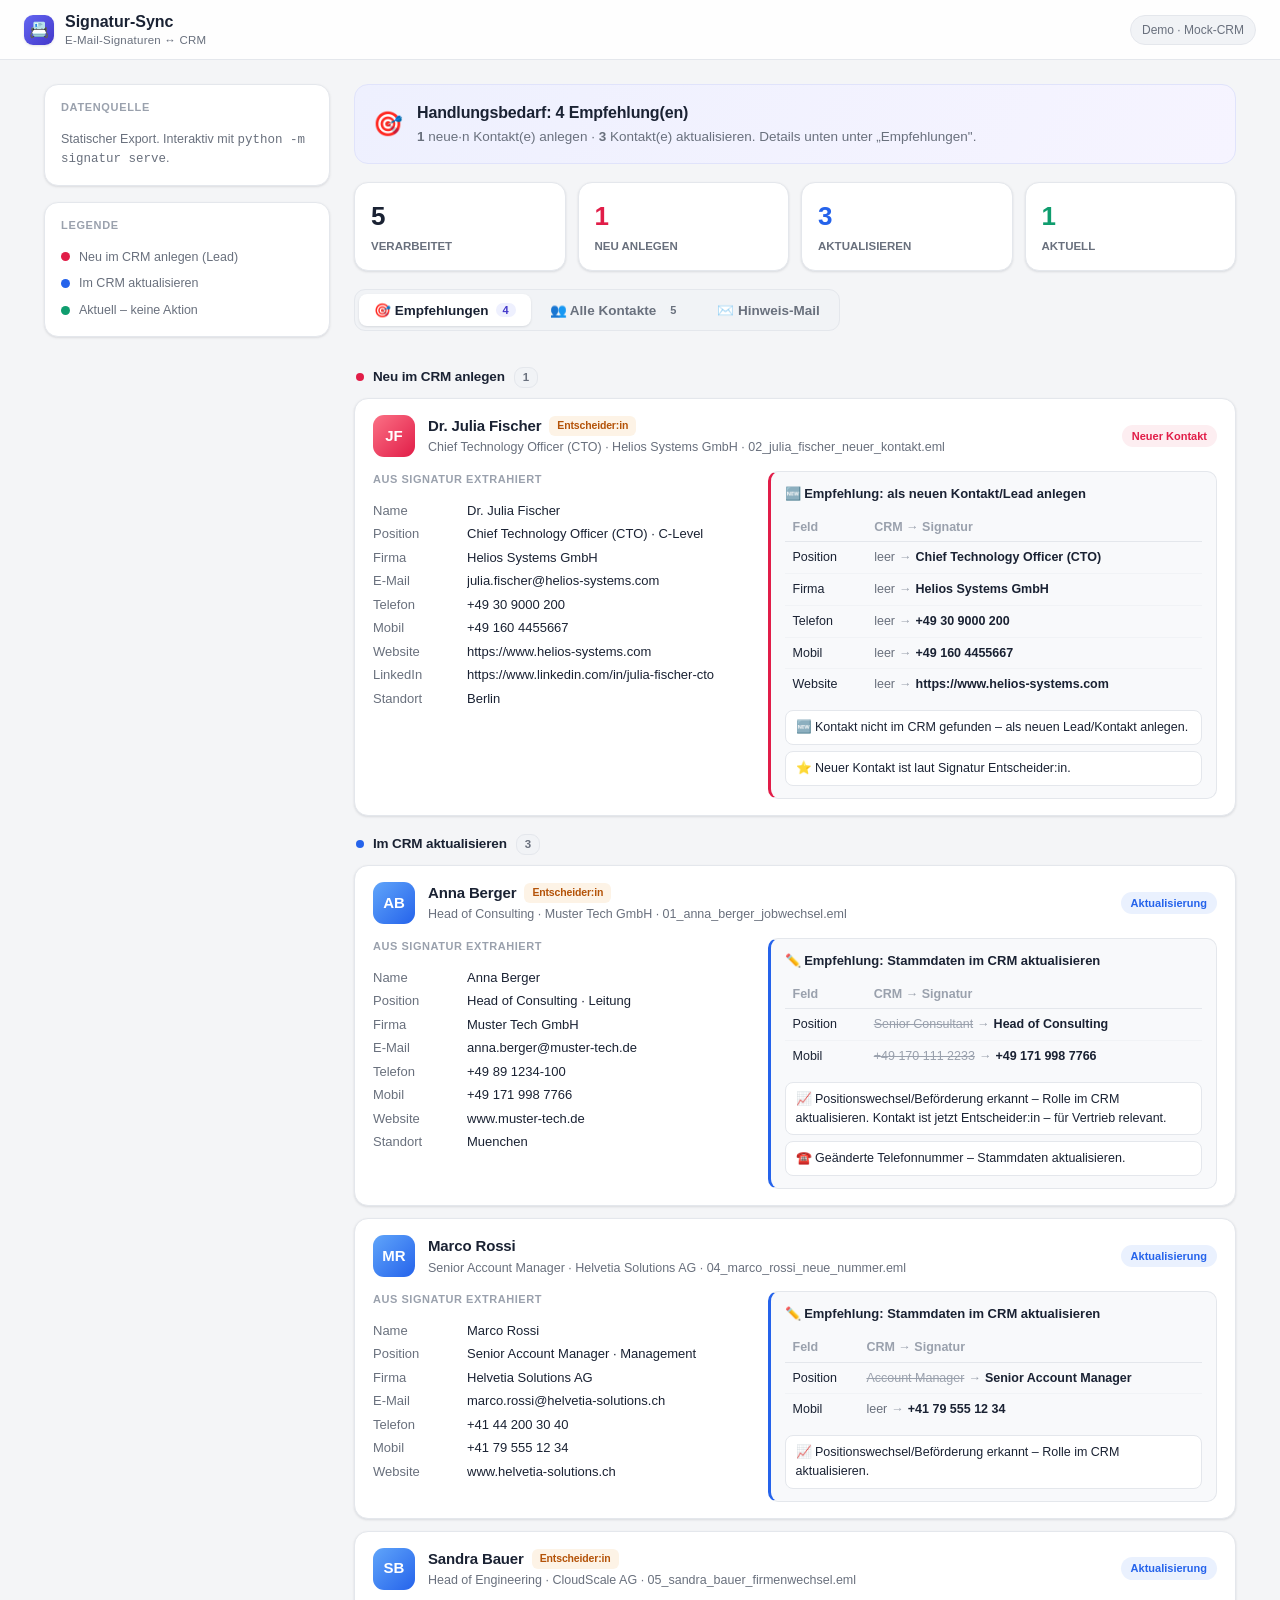
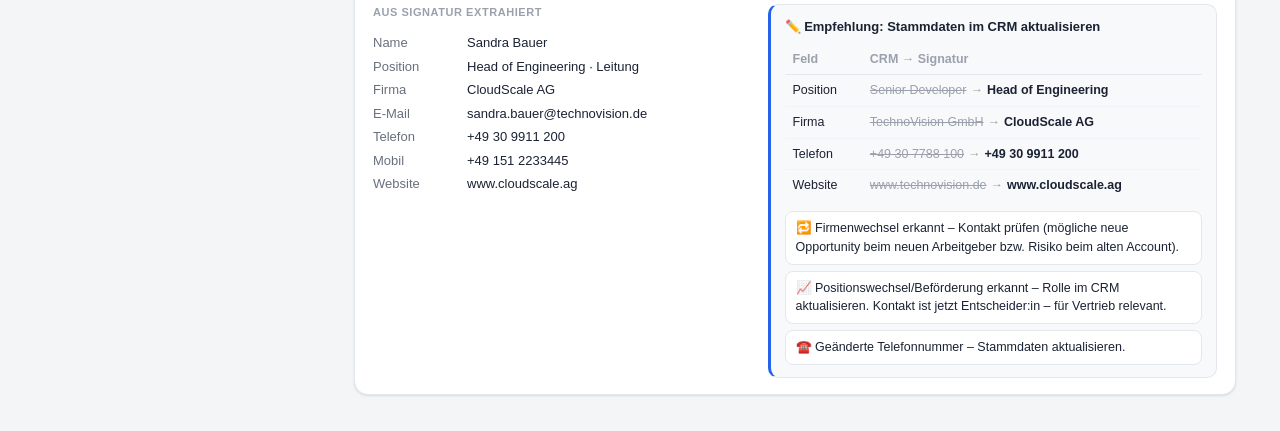
<file: docs/demo.html>
<!doctype html><html lang="de"><head><meta charset="utf-8">
<meta name="viewport" content="width=device-width,initial-scale=1">
<title>Signatur-Sync · CRM-Abgleich</title><style>
*{box-sizing:border-box}
:root{
  --bg:#f4f5f7; --surface:#ffffff; --surface-2:#f8f9fb; --surface-3:#f1f3f6;
  --border:#e4e7ec; --border-strong:#d4d8de;
  --text:#1a2233; --muted:#69707d; --faint:#9aa1ad;
  --accent:#4f46e5; --accent-d:#4338ca; --accent-soft:#eef0fe;
  --new:#e11d48; --new-soft:#fdeef1; --upd:#2563eb; --upd-soft:#eaf1fe;
  --ok:#0f9d6e; --ok-soft:#e7f6f0; --warn:#b45309; --warn-soft:#fdf3e6;
  --radius:14px; --radius-s:10px;
  --shadow:0 1px 2px rgba(16,24,40,.04),0 1px 3px rgba(16,24,40,.08);
  --shadow-lg:0 6px 24px rgba(16,24,40,.10);
  --font:"Inter",-apple-system,BlinkMacSystemFont,"Segoe UI",Roboto,Helvetica,Arial,sans-serif;
}
html{font-size:15px}
body{margin:0;font-family:var(--font);background:var(--bg);color:var(--text);
  line-height:1.5;-webkit-font-smoothing:antialiased}
a{color:var(--accent);text-decoration:none}
h1,h2,h3,h4{margin:0;font-weight:650;letter-spacing:-.01em}
.muted{color:var(--muted)}

/* App-Bar */
.appbar{position:sticky;top:0;z-index:20;display:flex;align-items:center;
  justify-content:space-between;gap:16px;height:60px;padding:0 24px;
  background:rgba(255,255,255,.85);backdrop-filter:saturate(1.4) blur(8px);
  border-bottom:1px solid var(--border)}
.brand{display:flex;align-items:center;gap:11px;font-weight:700;font-size:16px}
.brand .logo{width:30px;height:30px;border-radius:9px;display:grid;place-items:center;
  background:linear-gradient(135deg,#6366f1,#4338ca);color:#fff;font-size:16px;
  box-shadow:var(--shadow)}
.brand small{display:block;font-weight:500;color:var(--muted);font-size:11.5px;
  letter-spacing:.02em;margin-top:-2px}
.appbar .env{font-size:12px;color:var(--muted);background:var(--surface-3);
  border:1px solid var(--border);padding:5px 11px;border-radius:20px}

/* Layout */
.layout{max-width:1240px;margin:0 auto;padding:24px;display:grid;
  grid-template-columns:286px 1fr;gap:24px;align-items:start}
@media(max-width:940px){.layout{grid-template-columns:1fr;padding:16px}}

/* Sidebar */
.sidebar{position:sticky;top:84px;display:flex;flex-direction:column;gap:16px}
@media(max-width:940px){.sidebar{position:static}}
.panel{background:var(--surface);border:1px solid var(--border);border-radius:var(--radius);
  box-shadow:var(--shadow)}
.panel-h{padding:14px 16px 0;font-size:11px;font-weight:700;letter-spacing:.06em;
  text-transform:uppercase;color:var(--faint)}
.panel-b{padding:14px 16px 16px;display:flex;flex-direction:column;gap:12px}
.field label{display:block;font-size:12px;color:var(--muted);margin-bottom:5px;font-weight:550}
.field input,.field select{width:100%;padding:9px 11px;border:1px solid var(--border-strong);
  border-radius:var(--radius-s);font-size:13.5px;font-family:inherit;background:var(--surface);
  color:var(--text);transition:border .15s,box-shadow .15s}
.field input:focus,.field select:focus{outline:none;border-color:var(--accent);
  box-shadow:0 0 0 3px var(--accent-soft)}
.btn{display:inline-flex;align-items:center;justify-content:center;gap:7px;width:100%;
  padding:10px 14px;border:0;border-radius:var(--radius-s);font-size:14px;font-weight:600;
  font-family:inherit;cursor:pointer;transition:filter .15s,background .15s}
.btn-primary{background:var(--accent);color:#fff}
.btn-primary:hover{background:var(--accent-d)}
.btn-ghost{background:var(--surface);color:var(--accent);border:1px solid var(--border-strong)}
.btn-ghost:hover{background:var(--accent-soft)}
.dropzone{border:1.5px dashed var(--border-strong);border-radius:var(--radius-s);
  padding:16px;text-align:center;color:var(--muted);font-size:12.5px;background:var(--surface-2);
  cursor:pointer;transition:border .15s,background .15s}
.dropzone:hover{border-color:var(--accent);background:var(--accent-soft)}
.dropzone input{display:none}
.dropzone .ic{font-size:20px;display:block;margin-bottom:4px}
.dropname{font-size:12px;color:var(--accent);margin-top:2px;font-weight:600}
.legend{display:flex;flex-direction:column;gap:8px;font-size:12.5px;color:var(--muted)}
.legend .row{display:flex;align-items:center;gap:9px}
.dot{width:9px;height:9px;border-radius:50%;flex:none}
.dot.new{background:var(--new)}.dot.upd{background:var(--upd)}.dot.ok{background:var(--ok)}

/* Content */
.content{display:flex;flex-direction:column;gap:18px;min-width:0}
.reco{display:flex;align-items:center;gap:14px;padding:16px 18px;border-radius:var(--radius);
  background:linear-gradient(120deg,#eef0fe,#f6f4ff);border:1px solid #e0e3fb}
.reco.calm{background:var(--ok-soft);border-color:#cdeede}
.reco .emoji{font-size:24px;flex:none}
.reco h2{font-size:16px;margin-bottom:2px}
.reco p{margin:0;font-size:13.5px;color:var(--muted)}

.kpis{display:grid;grid-template-columns:repeat(4,1fr);gap:12px}
@media(max-width:620px){.kpis{grid-template-columns:repeat(2,1fr)}}
.kpi{background:var(--surface);border:1px solid var(--border);border-radius:var(--radius);
  padding:14px 16px;box-shadow:var(--shadow)}
.kpi .n{font-size:26px;font-weight:750;letter-spacing:-.02em}
.kpi .l{font-size:11.5px;color:var(--muted);font-weight:600;margin-top:2px}
.kpi.new .n{color:var(--new)}.kpi.upd .n{color:var(--upd)}.kpi.ok .n{color:var(--ok)}

/* Tabs */
.tabs{display:inline-flex;gap:4px;padding:4px;background:var(--surface-3);
  border:1px solid var(--border);border-radius:11px;align-self:flex-start}
.tab{border:0;background:transparent;padding:8px 15px;border-radius:8px;font-size:13.5px;
  font-weight:600;color:var(--muted);cursor:pointer;font-family:inherit;display:flex;
  align-items:center;gap:7px}
.tab:hover{color:var(--text)}
.tab.active{background:var(--surface);color:var(--text);box-shadow:var(--shadow)}
.tab .cnt{font-size:11px;background:var(--surface-3);color:var(--muted);padding:1px 7px;
  border-radius:9px;font-weight:700}
.tab.active .cnt{background:var(--accent-soft);color:var(--accent-d)}

/* Gruppen */
.group{margin-top:4px}
.group-h{display:flex;align-items:center;gap:9px;margin:18px 2px 10px}
.group-h .gdot{width:8px;height:8px;border-radius:50%}
.group-h.new .gdot{background:var(--new)}.group-h.upd .gdot{background:var(--upd)}
.group-h.ok .gdot{background:var(--ok)}
.group-h h3{font-size:13.5px}
.group-h .gc{font-size:11.5px;color:var(--muted);background:var(--surface-3);
  border:1px solid var(--border);padding:1px 8px;border-radius:9px;font-weight:700}
details.group summary{list-style:none;cursor:pointer}
details.group summary::-webkit-details-marker{display:none}

/* Kontakt-Karte */
.card{background:var(--surface);border:1px solid var(--border);border-radius:var(--radius);
  box-shadow:var(--shadow);padding:16px 18px;margin-bottom:12px}
.card-top{display:flex;align-items:center;gap:13px;margin-bottom:14px}
.avatar{width:42px;height:42px;border-radius:11px;flex:none;display:grid;place-items:center;
  font-weight:700;font-size:15px;color:#fff}
.avatar.new{background:linear-gradient(135deg,#fb7185,#e11d48)}
.avatar.upd{background:linear-gradient(135deg,#60a5fa,#2563eb)}
.avatar.ok{background:linear-gradient(135deg,#34d399,#0f9d6e)}
.card-id{flex:1;min-width:0}
.card-id h4{font-size:15px;display:flex;align-items:center;gap:8px;flex-wrap:wrap}
.card-id .sub{font-size:12.5px;color:var(--muted);margin-top:1px;overflow:hidden;
  text-overflow:ellipsis;white-space:nowrap}
.pill{font-size:11px;font-weight:700;padding:3px 10px;border-radius:20px;flex:none}
.pill.new{background:var(--new-soft);color:var(--new)}
.pill.upd{background:var(--upd-soft);color:var(--upd)}
.pill.ok{background:var(--ok-soft);color:var(--ok)}
.tag{font-size:10.5px;font-weight:700;padding:2px 8px;border-radius:6px;
  background:var(--warn-soft);color:var(--warn)}

.card-body{display:grid;grid-template-columns:minmax(0,1fr) minmax(0,1.2fr);gap:20px}
@media(max-width:680px){.card-body{grid-template-columns:1fr}}
.block-h{font-size:11px;font-weight:700;letter-spacing:.05em;text-transform:uppercase;
  color:var(--faint);margin-bottom:9px}
.kv{display:grid;grid-template-columns:84px 1fr;gap:4px 10px;font-size:13px}
.kv dt{color:var(--muted)}
.kv dd{margin:0;overflow:hidden;text-overflow:ellipsis}

.reco-box{border:1px solid var(--border);border-left:3px solid var(--accent);
  border-radius:var(--radius-s);background:var(--surface-2);padding:12px 14px}
.reco-box.new{border-left-color:var(--new)}
.reco-box.upd{border-left-color:var(--upd)}
.reco-box.ok{border-left-color:var(--ok)}
.reco-box .lead{font-size:13px;font-weight:650;margin-bottom:9px;display:flex;
  align-items:center;gap:7px}
table.diff{border-collapse:collapse;width:100%;font-size:12.5px}
table.diff th{text-align:left;padding:5px 8px;color:var(--faint);font-weight:600;
  border-bottom:1px solid var(--border)}
table.diff td{padding:6px 8px;border-bottom:1px solid var(--surface-3);vertical-align:top}
table.diff tr:last-child td{border-bottom:0}
.old{color:var(--faint);text-decoration:line-through}
.arrow{color:var(--faint);padding:0 4px}
.newv{color:var(--text);font-weight:650}
.chips{display:flex;flex-direction:column;gap:6px;margin-top:10px}
.chip{font-size:12.5px;background:var(--surface);border:1px solid var(--border);
  border-radius:8px;padding:7px 10px;color:var(--text)}
.ok-note{font-size:13px;color:var(--ok);display:flex;align-items:center;gap:7px}

/* Mail-Vorschau */
.mailwrap{background:var(--surface);border:1px solid var(--border);border-radius:var(--radius);
  box-shadow:var(--shadow);overflow:hidden}
.mailbar{display:flex;align-items:center;gap:8px;padding:11px 16px;border-bottom:1px solid var(--border);
  background:var(--surface-2);font-size:12.5px;color:var(--muted)}
.mailbar .dotrow{display:flex;gap:6px}
.mailbar .d{width:10px;height:10px;border-radius:50%}
.mailbar .d1{background:#ff6058}.mailbar .d2{background:#ffbd2e}.mailbar .d3{background:#28ca42}
.mailbody{padding:20px;max-height:620px;overflow:auto}

/* Empty / Skip */
.empty{background:var(--surface);border:1px solid var(--border);border-radius:var(--radius);
  box-shadow:var(--shadow);padding:40px 28px;text-align:center}
.empty .big{font-size:34px;margin-bottom:8px}
.empty h2{font-size:18px;margin-bottom:6px}
.empty p{color:var(--muted);margin:0 auto 18px;max-width:440px;font-size:14px}
.steps{display:inline-flex;gap:10px;flex-wrap:wrap;justify-content:center}
.step{display:flex;align-items:center;gap:8px;font-size:13px;background:var(--surface-2);
  border:1px solid var(--border);border-radius:20px;padding:7px 14px}
.step .num{width:20px;height:20px;border-radius:50%;background:var(--accent);color:#fff;
  font-size:11px;font-weight:700;display:grid;place-items:center}
.skip{background:var(--surface);border:1px solid var(--border);border-radius:var(--radius);
  padding:12px 16px;font-size:12.5px;color:var(--muted)}
.note{font-size:12px;color:var(--faint);margin-top:8px}
[hidden]{display:none!important}
</style></head>
<body>
<div class="appbar">
  <div class="brand"><span class="logo">📇</span>
    <span>Signatur-Sync<small>E-Mail-Signaturen ↔ CRM</small></span></div>
  <div class="env">Demo · Mock-CRM</div>
</div>
<div class="layout"><aside class="sidebar">
<div class="panel"><div class="panel-h">Datenquelle</div><div class="panel-b"><p class="muted" style="font-size:12.5px;margin:0">Statischer Export. Interaktiv mit <code>python -m signatur serve</code>.</p></div></div>

<div class="panel"><div class="panel-h">Legende</div><div class="panel-b">
  <div class="legend">
    <div class="row"><span class="dot new"></span> Neu im CRM anlegen (Lead)</div>
    <div class="row"><span class="dot upd"></span> Im CRM aktualisieren</div>
    <div class="row"><span class="dot ok"></span> Aktuell – keine Aktion</div>
  </div></div></div>
</aside><main class="content">
<div class="reco"><span class="emoji">🎯</span><div><h2>Handlungsbedarf: 4 Empfehlung(en)</h2><p><b>1</b> neue·n Kontakt(e) anlegen · <b>3</b> Kontakt(e) aktualisieren. Details unten unter „Empfehlungen".</p></div></div>
<div class="kpis">
<div class="kpi"><div class="n">5</div><div class="l">VERARBEITET</div></div>
<div class="kpi new"><div class="n">1</div><div class="l">NEU ANLEGEN</div></div>
<div class="kpi upd"><div class="n">3</div><div class="l">AKTUALISIEREN</div></div>
<div class="kpi ok"><div class="n">1</div><div class="l">AKTUELL</div></div>
</div>
<nav class="tabs">
  <button class="tab active" data-target="reco" onclick="sigTab('reco')">
    🎯 Empfehlungen <span class="cnt">4</span></button>
  <button class="tab" data-target="all" onclick="sigTab('all')">
    👥 Alle Kontakte <span class="cnt">5</span></button>
  <button class="tab" data-target="mail" onclick="sigTab('mail')">✉️ Hinweis-Mail</button>
</nav>
<div data-pane="reco"><div class="group"><div class="group-h new"><span class="gdot"></span><h3>Neu im CRM anlegen</h3><span class="gc">1</span></div><div class="card">
  <div class="card-top">
    <div class="avatar new">JF</div>
    <div class="card-id">
      <h4>Dr. Julia Fischer <span class="tag">Entscheider:in</span></h4>
      <div class="sub">Chief Technology Officer (CTO) · Helios Systems GmbH · 02_julia_fischer_neuer_kontakt.eml</div>
    </div>
    <span class="pill new">Neuer Kontakt</span>
  </div>
  <div class="card-body"><div><div class="block-h">Aus Signatur extrahiert</div><dl class="kv"><dt>Name</dt><dd>Dr. Julia Fischer</dd><dt>Position</dt><dd>Chief Technology Officer (CTO) · C-Level</dd><dt>Firma</dt><dd>Helios Systems GmbH</dd><dt>E-Mail</dt><dd>julia.fischer@helios-systems.com</dd><dt>Telefon</dt><dd>+49 30 9000 200</dd><dt>Mobil</dt><dd>+49 160 4455667</dd><dt>Website</dt><dd>https://www.helios-systems.com</dd><dt>LinkedIn</dt><dd>https://www.linkedin.com/in/julia-fischer-cto</dd><dt>Standort</dt><dd>Berlin</dd></dl></div><div class="reco-box new"><div class="lead">🆕 Empfehlung: als neuen Kontakt/Lead anlegen</div><table class="diff"><tr><th>Feld</th><th>CRM → Signatur</th></tr><tr><td>Position</td><td><span class="muted">leer</span><span class="arrow">→</span><span class="newv">Chief Technology Officer (CTO)</span></td></tr><tr><td>Firma</td><td><span class="muted">leer</span><span class="arrow">→</span><span class="newv">Helios Systems GmbH</span></td></tr><tr><td>Telefon</td><td><span class="muted">leer</span><span class="arrow">→</span><span class="newv">+49 30 9000 200</span></td></tr><tr><td>Mobil</td><td><span class="muted">leer</span><span class="arrow">→</span><span class="newv">+49 160 4455667</span></td></tr><tr><td>Website</td><td><span class="muted">leer</span><span class="arrow">→</span><span class="newv">https://www.helios-systems.com</span></td></tr></table><div class="chips"><div class="chip">🆕 Kontakt nicht im CRM gefunden – als neuen Lead/Kontakt anlegen.</div><div class="chip">⭐ Neuer Kontakt ist laut Signatur Entscheider:in.</div></div></div></div>
</div></div><div class="group"><div class="group-h upd"><span class="gdot"></span><h3>Im CRM aktualisieren</h3><span class="gc">3</span></div><div class="card">
  <div class="card-top">
    <div class="avatar upd">AB</div>
    <div class="card-id">
      <h4>Anna Berger <span class="tag">Entscheider:in</span></h4>
      <div class="sub">Head of Consulting · Muster Tech GmbH · 01_anna_berger_jobwechsel.eml</div>
    </div>
    <span class="pill upd">Aktualisierung</span>
  </div>
  <div class="card-body"><div><div class="block-h">Aus Signatur extrahiert</div><dl class="kv"><dt>Name</dt><dd>Anna Berger</dd><dt>Position</dt><dd>Head of Consulting · Leitung</dd><dt>Firma</dt><dd>Muster Tech GmbH</dd><dt>E-Mail</dt><dd>anna.berger@muster-tech.de</dd><dt>Telefon</dt><dd>+49 89 1234-100</dd><dt>Mobil</dt><dd>+49 171 998 7766</dd><dt>Website</dt><dd>www.muster-tech.de</dd><dt>Standort</dt><dd>Muenchen</dd></dl></div><div class="reco-box upd"><div class="lead">✏️ Empfehlung: Stammdaten im CRM aktualisieren</div><table class="diff"><tr><th>Feld</th><th>CRM → Signatur</th></tr><tr><td>Position</td><td><span class="old">Senior Consultant</span><span class="arrow">→</span><span class="newv">Head of Consulting</span></td></tr><tr><td>Mobil</td><td><span class="old">+49 170 111 2233</span><span class="arrow">→</span><span class="newv">+49 171 998 7766</span></td></tr></table><div class="chips"><div class="chip">📈 Positionswechsel/Beförderung erkannt – Rolle im CRM aktualisieren. Kontakt ist jetzt Entscheider:in – für Vertrieb relevant.</div><div class="chip">☎️ Geänderte Telefonnummer – Stammdaten aktualisieren.</div></div></div></div>
</div><div class="card">
  <div class="card-top">
    <div class="avatar upd">MR</div>
    <div class="card-id">
      <h4>Marco Rossi </h4>
      <div class="sub">Senior Account Manager · Helvetia Solutions AG · 04_marco_rossi_neue_nummer.eml</div>
    </div>
    <span class="pill upd">Aktualisierung</span>
  </div>
  <div class="card-body"><div><div class="block-h">Aus Signatur extrahiert</div><dl class="kv"><dt>Name</dt><dd>Marco Rossi</dd><dt>Position</dt><dd>Senior Account Manager · Management</dd><dt>Firma</dt><dd>Helvetia Solutions AG</dd><dt>E-Mail</dt><dd>marco.rossi@helvetia-solutions.ch</dd><dt>Telefon</dt><dd>+41 44 200 30 40</dd><dt>Mobil</dt><dd>+41 79 555 12 34</dd><dt>Website</dt><dd>www.helvetia-solutions.ch</dd></dl></div><div class="reco-box upd"><div class="lead">✏️ Empfehlung: Stammdaten im CRM aktualisieren</div><table class="diff"><tr><th>Feld</th><th>CRM → Signatur</th></tr><tr><td>Position</td><td><span class="old">Account Manager</span><span class="arrow">→</span><span class="newv">Senior Account Manager</span></td></tr><tr><td>Mobil</td><td><span class="muted">leer</span><span class="arrow">→</span><span class="newv">+41 79 555 12 34</span></td></tr></table><div class="chips"><div class="chip">📈 Positionswechsel/Beförderung erkannt – Rolle im CRM aktualisieren.</div></div></div></div>
</div><div class="card">
  <div class="card-top">
    <div class="avatar upd">SB</div>
    <div class="card-id">
      <h4>Sandra Bauer <span class="tag">Entscheider:in</span></h4>
      <div class="sub">Head of Engineering · CloudScale AG · 05_sandra_bauer_firmenwechsel.eml</div>
    </div>
    <span class="pill upd">Aktualisierung</span>
  </div>
  <div class="card-body"><div><div class="block-h">Aus Signatur extrahiert</div><dl class="kv"><dt>Name</dt><dd>Sandra Bauer</dd><dt>Position</dt><dd>Head of Engineering · Leitung</dd><dt>Firma</dt><dd>CloudScale AG</dd><dt>E-Mail</dt><dd>sandra.bauer@technovision.de</dd><dt>Telefon</dt><dd>+49 30 9911 200</dd><dt>Mobil</dt><dd>+49 151 2233445</dd><dt>Website</dt><dd>www.cloudscale.ag</dd></dl></div><div class="reco-box upd"><div class="lead">✏️ Empfehlung: Stammdaten im CRM aktualisieren</div><table class="diff"><tr><th>Feld</th><th>CRM → Signatur</th></tr><tr><td>Position</td><td><span class="old">Senior Developer</span><span class="arrow">→</span><span class="newv">Head of Engineering</span></td></tr><tr><td>Firma</td><td><span class="old">TechnoVision GmbH</span><span class="arrow">→</span><span class="newv">CloudScale AG</span></td></tr><tr><td>Telefon</td><td><span class="old">+49 30 7788 100</span><span class="arrow">→</span><span class="newv">+49 30 9911 200</span></td></tr><tr><td>Website</td><td><span class="old">www.technovision.de</span><span class="arrow">→</span><span class="newv">www.cloudscale.ag</span></td></tr></table><div class="chips"><div class="chip">🔁 Firmenwechsel erkannt – Kontakt prüfen (mögliche neue Opportunity beim neuen Arbeitgeber bzw. Risiko beim alten Account).</div><div class="chip">📈 Positionswechsel/Beförderung erkannt – Rolle im CRM aktualisieren. Kontakt ist jetzt Entscheider:in – für Vertrieb relevant.</div><div class="chip">☎️ Geänderte Telefonnummer – Stammdaten aktualisieren.</div></div></div></div>
</div></div></div>
<div data-pane="all" hidden><div class="group"><div class="group-h new"><span class="gdot"></span><h3>Neu im CRM anlegen</h3><span class="gc">1</span></div><div class="card">
  <div class="card-top">
    <div class="avatar new">JF</div>
    <div class="card-id">
      <h4>Dr. Julia Fischer <span class="tag">Entscheider:in</span></h4>
      <div class="sub">Chief Technology Officer (CTO) · Helios Systems GmbH · 02_julia_fischer_neuer_kontakt.eml</div>
    </div>
    <span class="pill new">Neuer Kontakt</span>
  </div>
  <div class="card-body"><div><div class="block-h">Aus Signatur extrahiert</div><dl class="kv"><dt>Name</dt><dd>Dr. Julia Fischer</dd><dt>Position</dt><dd>Chief Technology Officer (CTO) · C-Level</dd><dt>Firma</dt><dd>Helios Systems GmbH</dd><dt>E-Mail</dt><dd>julia.fischer@helios-systems.com</dd><dt>Telefon</dt><dd>+49 30 9000 200</dd><dt>Mobil</dt><dd>+49 160 4455667</dd><dt>Website</dt><dd>https://www.helios-systems.com</dd><dt>LinkedIn</dt><dd>https://www.linkedin.com/in/julia-fischer-cto</dd><dt>Standort</dt><dd>Berlin</dd></dl></div><div class="reco-box new"><div class="lead">🆕 Empfehlung: als neuen Kontakt/Lead anlegen</div><table class="diff"><tr><th>Feld</th><th>CRM → Signatur</th></tr><tr><td>Position</td><td><span class="muted">leer</span><span class="arrow">→</span><span class="newv">Chief Technology Officer (CTO)</span></td></tr><tr><td>Firma</td><td><span class="muted">leer</span><span class="arrow">→</span><span class="newv">Helios Systems GmbH</span></td></tr><tr><td>Telefon</td><td><span class="muted">leer</span><span class="arrow">→</span><span class="newv">+49 30 9000 200</span></td></tr><tr><td>Mobil</td><td><span class="muted">leer</span><span class="arrow">→</span><span class="newv">+49 160 4455667</span></td></tr><tr><td>Website</td><td><span class="muted">leer</span><span class="arrow">→</span><span class="newv">https://www.helios-systems.com</span></td></tr></table><div class="chips"><div class="chip">🆕 Kontakt nicht im CRM gefunden – als neuen Lead/Kontakt anlegen.</div><div class="chip">⭐ Neuer Kontakt ist laut Signatur Entscheider:in.</div></div></div></div>
</div></div><div class="group"><div class="group-h upd"><span class="gdot"></span><h3>Im CRM aktualisieren</h3><span class="gc">3</span></div><div class="card">
  <div class="card-top">
    <div class="avatar upd">AB</div>
    <div class="card-id">
      <h4>Anna Berger <span class="tag">Entscheider:in</span></h4>
      <div class="sub">Head of Consulting · Muster Tech GmbH · 01_anna_berger_jobwechsel.eml</div>
    </div>
    <span class="pill upd">Aktualisierung</span>
  </div>
  <div class="card-body"><div><div class="block-h">Aus Signatur extrahiert</div><dl class="kv"><dt>Name</dt><dd>Anna Berger</dd><dt>Position</dt><dd>Head of Consulting · Leitung</dd><dt>Firma</dt><dd>Muster Tech GmbH</dd><dt>E-Mail</dt><dd>anna.berger@muster-tech.de</dd><dt>Telefon</dt><dd>+49 89 1234-100</dd><dt>Mobil</dt><dd>+49 171 998 7766</dd><dt>Website</dt><dd>www.muster-tech.de</dd><dt>Standort</dt><dd>Muenchen</dd></dl></div><div class="reco-box upd"><div class="lead">✏️ Empfehlung: Stammdaten im CRM aktualisieren</div><table class="diff"><tr><th>Feld</th><th>CRM → Signatur</th></tr><tr><td>Position</td><td><span class="old">Senior Consultant</span><span class="arrow">→</span><span class="newv">Head of Consulting</span></td></tr><tr><td>Mobil</td><td><span class="old">+49 170 111 2233</span><span class="arrow">→</span><span class="newv">+49 171 998 7766</span></td></tr></table><div class="chips"><div class="chip">📈 Positionswechsel/Beförderung erkannt – Rolle im CRM aktualisieren. Kontakt ist jetzt Entscheider:in – für Vertrieb relevant.</div><div class="chip">☎️ Geänderte Telefonnummer – Stammdaten aktualisieren.</div></div></div></div>
</div><div class="card">
  <div class="card-top">
    <div class="avatar upd">MR</div>
    <div class="card-id">
      <h4>Marco Rossi </h4>
      <div class="sub">Senior Account Manager · Helvetia Solutions AG · 04_marco_rossi_neue_nummer.eml</div>
    </div>
    <span class="pill upd">Aktualisierung</span>
  </div>
  <div class="card-body"><div><div class="block-h">Aus Signatur extrahiert</div><dl class="kv"><dt>Name</dt><dd>Marco Rossi</dd><dt>Position</dt><dd>Senior Account Manager · Management</dd><dt>Firma</dt><dd>Helvetia Solutions AG</dd><dt>E-Mail</dt><dd>marco.rossi@helvetia-solutions.ch</dd><dt>Telefon</dt><dd>+41 44 200 30 40</dd><dt>Mobil</dt><dd>+41 79 555 12 34</dd><dt>Website</dt><dd>www.helvetia-solutions.ch</dd></dl></div><div class="reco-box upd"><div class="lead">✏️ Empfehlung: Stammdaten im CRM aktualisieren</div><table class="diff"><tr><th>Feld</th><th>CRM → Signatur</th></tr><tr><td>Position</td><td><span class="old">Account Manager</span><span class="arrow">→</span><span class="newv">Senior Account Manager</span></td></tr><tr><td>Mobil</td><td><span class="muted">leer</span><span class="arrow">→</span><span class="newv">+41 79 555 12 34</span></td></tr></table><div class="chips"><div class="chip">📈 Positionswechsel/Beförderung erkannt – Rolle im CRM aktualisieren.</div></div></div></div>
</div><div class="card">
  <div class="card-top">
    <div class="avatar upd">SB</div>
    <div class="card-id">
      <h4>Sandra Bauer <span class="tag">Entscheider:in</span></h4>
      <div class="sub">Head of Engineering · CloudScale AG · 05_sandra_bauer_firmenwechsel.eml</div>
    </div>
    <span class="pill upd">Aktualisierung</span>
  </div>
  <div class="card-body"><div><div class="block-h">Aus Signatur extrahiert</div><dl class="kv"><dt>Name</dt><dd>Sandra Bauer</dd><dt>Position</dt><dd>Head of Engineering · Leitung</dd><dt>Firma</dt><dd>CloudScale AG</dd><dt>E-Mail</dt><dd>sandra.bauer@technovision.de</dd><dt>Telefon</dt><dd>+49 30 9911 200</dd><dt>Mobil</dt><dd>+49 151 2233445</dd><dt>Website</dt><dd>www.cloudscale.ag</dd></dl></div><div class="reco-box upd"><div class="lead">✏️ Empfehlung: Stammdaten im CRM aktualisieren</div><table class="diff"><tr><th>Feld</th><th>CRM → Signatur</th></tr><tr><td>Position</td><td><span class="old">Senior Developer</span><span class="arrow">→</span><span class="newv">Head of Engineering</span></td></tr><tr><td>Firma</td><td><span class="old">TechnoVision GmbH</span><span class="arrow">→</span><span class="newv">CloudScale AG</span></td></tr><tr><td>Telefon</td><td><span class="old">+49 30 7788 100</span><span class="arrow">→</span><span class="newv">+49 30 9911 200</span></td></tr><tr><td>Website</td><td><span class="old">www.technovision.de</span><span class="arrow">→</span><span class="newv">www.cloudscale.ag</span></td></tr></table><div class="chips"><div class="chip">🔁 Firmenwechsel erkannt – Kontakt prüfen (mögliche neue Opportunity beim neuen Arbeitgeber bzw. Risiko beim alten Account).</div><div class="chip">📈 Positionswechsel/Beförderung erkannt – Rolle im CRM aktualisieren. Kontakt ist jetzt Entscheider:in – für Vertrieb relevant.</div><div class="chip">☎️ Geänderte Telefonnummer – Stammdaten aktualisieren.</div></div></div></div>
</div></div><details class="group"><summary><div class="group-h ok"><span class="gdot"></span><h3>Aktuell – keine Aktion</h3><span class="gc">1</span></div></summary><div class="card">
  <div class="card-top">
    <div class="avatar ok">TK</div>
    <div class="card-id">
      <h4>Thomas Klein <span class="tag">Entscheider:in</span></h4>
      <div class="sub">Vertriebsleiter · Nordwind AG · 03_thomas_klein_unveraendert.eml</div>
    </div>
    <span class="pill ok">Aktuell</span>
  </div>
  <div class="card-body"><div><div class="block-h">Aus Signatur extrahiert</div><dl class="kv"><dt>Name</dt><dd>Thomas Klein</dd><dt>Position</dt><dd>Vertriebsleiter · Leitung</dd><dt>Firma</dt><dd>Nordwind AG</dd><dt>E-Mail</dt><dd>thomas.klein@nordwind.at</dd><dt>Telefon</dt><dd>+43 1 5550 100</dd><dt>Mobil</dt><dd>+43 660 1234567</dd><dt>Website</dt><dd>www.nordwind.at</dd></dl></div><div class="reco-box ok"><div class="ok-note">✓ Signatur stimmt mit dem CRM überein – keine Aktion nötig.</div><div class="chips"><div class="chip">⭐ Entscheider:in laut Signatur – Priorisierung im Vertrieb prüfen.</div></div></div></div>
</div></details></div>
<div data-pane="mail" hidden><div class="mailwrap">
  <div class="mailbar"><span class="dotrow"><span class="d d1"></span>
    <span class="d d2"></span><span class="d d3"></span></span>
    Vorschau · wird als Gmail-Entwurf bzw. per SMTP versendet</div>
  <div class="mailbody"><div style="font-family:Arial,Helvetica,sans-serif;font-size:14px;color:#1a1a1a;line-height:1.5"><h2 style="margin:0 0 4px">Signatur-/CRM-Abgleich – Hinweis</h2><p style="color:#666;margin:0 0 12px">Datum: 2026-06-08</p><table style="border-collapse:collapse;margin-bottom:16px"><tr><td style="padding:6px 12px;background:#f3f4f6">Verarbeitet: <b>5</b></td><td style="padding:6px 12px;background:#f3f4f6">Neue Kontakte: <b>1</b></td><td style="padding:6px 12px;background:#f3f4f6">Mit Änderungen: <b>4</b></td></tr></table><div style="border:1px solid #e5e7eb;border-radius:8px;padding:12px;margin:0 0 12px"><div style="font-weight:bold;font-size:15px">Anna Berger · Muster Tech GmbH <span style="background:#1d4ed8;color:#fff;font-size:11px;padding:2px 8px;border-radius:10px;margin-left:6px">Aktualisierung</span></div><div style="color:#666;font-size:12px;margin-bottom:8px">Quelle: samples/01_anna_berger_jobwechsel.eml</div><table style="border-collapse:collapse;width:100%;font-size:13px"><tr style="background:#f9fafb"><th style="text-align:left;padding:4px 8px">Feld</th><th style="text-align:left;padding:4px 8px">CRM</th><th style="text-align:left;padding:4px 8px">Signatur</th></tr><tr><td style="padding:4px 8px;border-top:1px solid #eee">Position/Titel</td><td style="padding:4px 8px;border-top:1px solid #eee;color:#9ca3af">Senior Consultant</td><td style="padding:4px 8px;border-top:1px solid #eee;font-weight:600">Head of Consulting</td></tr><tr><td style="padding:4px 8px;border-top:1px solid #eee">Mobil</td><td style="padding:4px 8px;border-top:1px solid #eee;color:#9ca3af">+49 170 111 2233</td><td style="padding:4px 8px;border-top:1px solid #eee;font-weight:600">+49 171 998 7766</td></tr></table><ul style="margin:8px 0 0;padding-left:18px"><li>📈 Positionswechsel/Beförderung erkannt – Rolle im CRM aktualisieren. Kontakt ist jetzt Entscheider:in – für Vertrieb relevant.</li><li>☎️ Geänderte Telefonnummer – Stammdaten aktualisieren.</li></ul></div><div style="border:1px solid #e5e7eb;border-radius:8px;padding:12px;margin:0 0 12px"><div style="font-weight:bold;font-size:15px">Dr. Julia Fischer · Helios Systems GmbH <span style="background:#b91c1c;color:#fff;font-size:11px;padding:2px 8px;border-radius:10px;margin-left:6px">Neuer Kontakt</span></div><div style="color:#666;font-size:12px;margin-bottom:8px">Quelle: samples/02_julia_fischer_neuer_kontakt.eml</div><table style="border-collapse:collapse;width:100%;font-size:13px"><tr style="background:#f9fafb"><th style="text-align:left;padding:4px 8px">Feld</th><th style="text-align:left;padding:4px 8px">CRM</th><th style="text-align:left;padding:4px 8px">Signatur</th></tr><tr><td style="padding:4px 8px;border-top:1px solid #eee">Position/Titel</td><td style="padding:4px 8px;border-top:1px solid #eee;color:#9ca3af">—</td><td style="padding:4px 8px;border-top:1px solid #eee;font-weight:600">Chief Technology Officer (CTO)</td></tr><tr><td style="padding:4px 8px;border-top:1px solid #eee">Firma</td><td style="padding:4px 8px;border-top:1px solid #eee;color:#9ca3af">—</td><td style="padding:4px 8px;border-top:1px solid #eee;font-weight:600">Helios Systems GmbH</td></tr><tr><td style="padding:4px 8px;border-top:1px solid #eee">Telefon</td><td style="padding:4px 8px;border-top:1px solid #eee;color:#9ca3af">—</td><td style="padding:4px 8px;border-top:1px solid #eee;font-weight:600">+49 30 9000 200</td></tr><tr><td style="padding:4px 8px;border-top:1px solid #eee">Mobil</td><td style="padding:4px 8px;border-top:1px solid #eee;color:#9ca3af">—</td><td style="padding:4px 8px;border-top:1px solid #eee;font-weight:600">+49 160 4455667</td></tr><tr><td style="padding:4px 8px;border-top:1px solid #eee">Website</td><td style="padding:4px 8px;border-top:1px solid #eee;color:#9ca3af">—</td><td style="padding:4px 8px;border-top:1px solid #eee;font-weight:600">https://www.helios-systems.com</td></tr></table><ul style="margin:8px 0 0;padding-left:18px"><li>🆕 Kontakt nicht im CRM gefunden – als neuen Lead/Kontakt anlegen.</li><li>⭐ Neuer Kontakt ist laut Signatur Entscheider:in.</li></ul></div><div style="border:1px solid #e5e7eb;border-radius:8px;padding:12px;margin:0 0 12px"><div style="font-weight:bold;font-size:15px">Marco Rossi · Helvetia Solutions AG <span style="background:#1d4ed8;color:#fff;font-size:11px;padding:2px 8px;border-radius:10px;margin-left:6px">Aktualisierung</span></div><div style="color:#666;font-size:12px;margin-bottom:8px">Quelle: samples/04_marco_rossi_neue_nummer.eml</div><table style="border-collapse:collapse;width:100%;font-size:13px"><tr style="background:#f9fafb"><th style="text-align:left;padding:4px 8px">Feld</th><th style="text-align:left;padding:4px 8px">CRM</th><th style="text-align:left;padding:4px 8px">Signatur</th></tr><tr><td style="padding:4px 8px;border-top:1px solid #eee">Position/Titel</td><td style="padding:4px 8px;border-top:1px solid #eee;color:#9ca3af">Account Manager</td><td style="padding:4px 8px;border-top:1px solid #eee;font-weight:600">Senior Account Manager</td></tr><tr><td style="padding:4px 8px;border-top:1px solid #eee">Mobil</td><td style="padding:4px 8px;border-top:1px solid #eee;color:#9ca3af">—</td><td style="padding:4px 8px;border-top:1px solid #eee;font-weight:600">+41 79 555 12 34</td></tr></table><ul style="margin:8px 0 0;padding-left:18px"><li>📈 Positionswechsel/Beförderung erkannt – Rolle im CRM aktualisieren.</li></ul></div><div style="border:1px solid #e5e7eb;border-radius:8px;padding:12px;margin:0 0 12px"><div style="font-weight:bold;font-size:15px">Sandra Bauer · CloudScale AG <span style="background:#1d4ed8;color:#fff;font-size:11px;padding:2px 8px;border-radius:10px;margin-left:6px">Aktualisierung</span></div><div style="color:#666;font-size:12px;margin-bottom:8px">Quelle: samples/05_sandra_bauer_firmenwechsel.eml</div><table style="border-collapse:collapse;width:100%;font-size:13px"><tr style="background:#f9fafb"><th style="text-align:left;padding:4px 8px">Feld</th><th style="text-align:left;padding:4px 8px">CRM</th><th style="text-align:left;padding:4px 8px">Signatur</th></tr><tr><td style="padding:4px 8px;border-top:1px solid #eee">Position/Titel</td><td style="padding:4px 8px;border-top:1px solid #eee;color:#9ca3af">Senior Developer</td><td style="padding:4px 8px;border-top:1px solid #eee;font-weight:600">Head of Engineering</td></tr><tr><td style="padding:4px 8px;border-top:1px solid #eee">Firma</td><td style="padding:4px 8px;border-top:1px solid #eee;color:#9ca3af">TechnoVision GmbH</td><td style="padding:4px 8px;border-top:1px solid #eee;font-weight:600">CloudScale AG</td></tr><tr><td style="padding:4px 8px;border-top:1px solid #eee">Telefon</td><td style="padding:4px 8px;border-top:1px solid #eee;color:#9ca3af">+49 30 7788 100</td><td style="padding:4px 8px;border-top:1px solid #eee;font-weight:600">+49 30 9911 200</td></tr><tr><td style="padding:4px 8px;border-top:1px solid #eee">Website</td><td style="padding:4px 8px;border-top:1px solid #eee;color:#9ca3af">www.technovision.de</td><td style="padding:4px 8px;border-top:1px solid #eee;font-weight:600">www.cloudscale.ag</td></tr></table><ul style="margin:8px 0 0;padding-left:18px"><li>🔁 Firmenwechsel erkannt – Kontakt prüfen (mögliche neue Opportunity beim neuen Arbeitgeber bzw. Risiko beim alten Account).</li><li>📈 Positionswechsel/Beförderung erkannt – Rolle im CRM aktualisieren. Kontakt ist jetzt Entscheider:in – für Vertrieb relevant.</li><li>☎️ Geänderte Telefonnummer – Stammdaten aktualisieren.</li></ul></div><p style="color:#888;font-size:12px">Automatisch erstellt – Entwurf zur Freigabe.</p></div></div></div></div>
</main></div>
<script>
function sigTab(name){
  document.querySelectorAll('[data-pane]').forEach(function(p){
    p.hidden = p.getAttribute('data-pane')!==name;});
  document.querySelectorAll('.tab').forEach(function(b){
    b.classList.toggle('active', b.getAttribute('data-target')===name);});
}
function sigFile(inp){
  var n = inp.files.length;
  var el = document.getElementById('dropname');
  if(el) el.textContent = n? (n+' Datei(en) gewählt: '+
    Array.from(inp.files).map(function(f){return f.name}).join(', ')) : '';
}
</script>
</body></html>
</file>
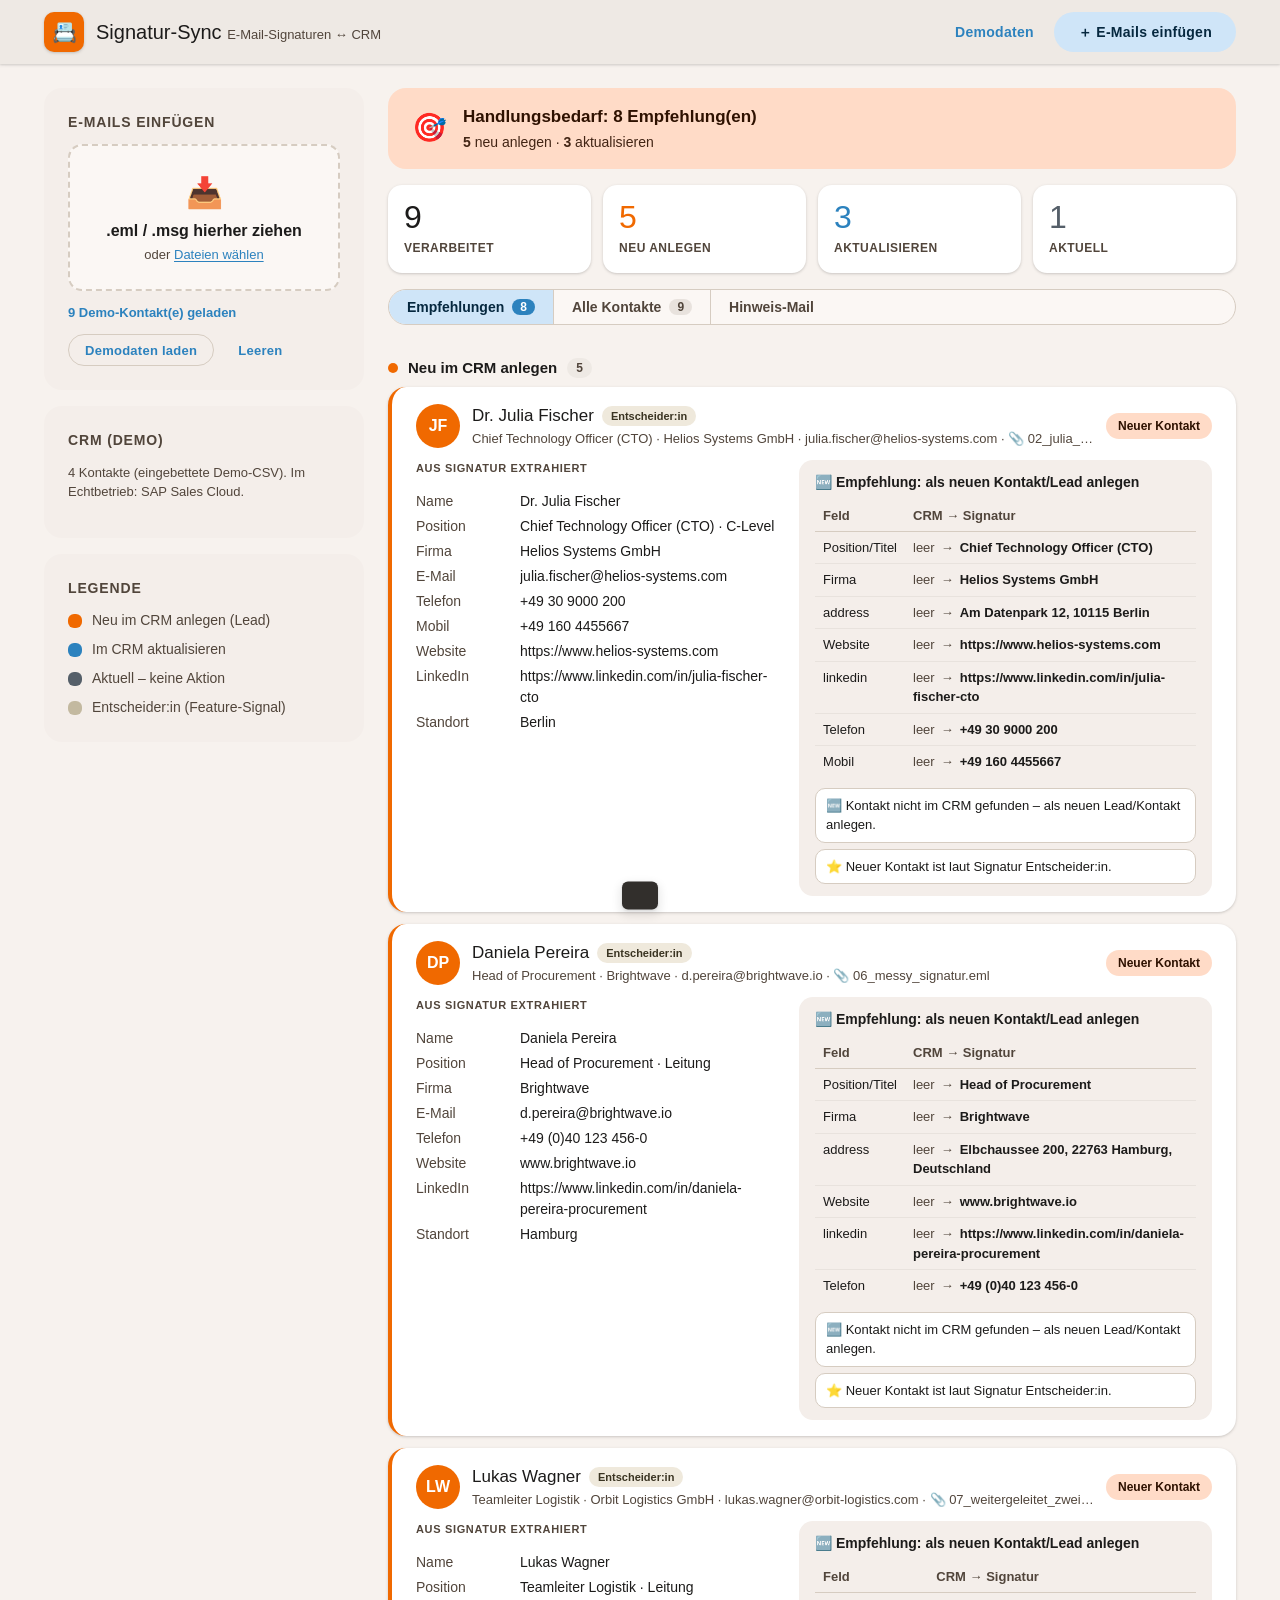
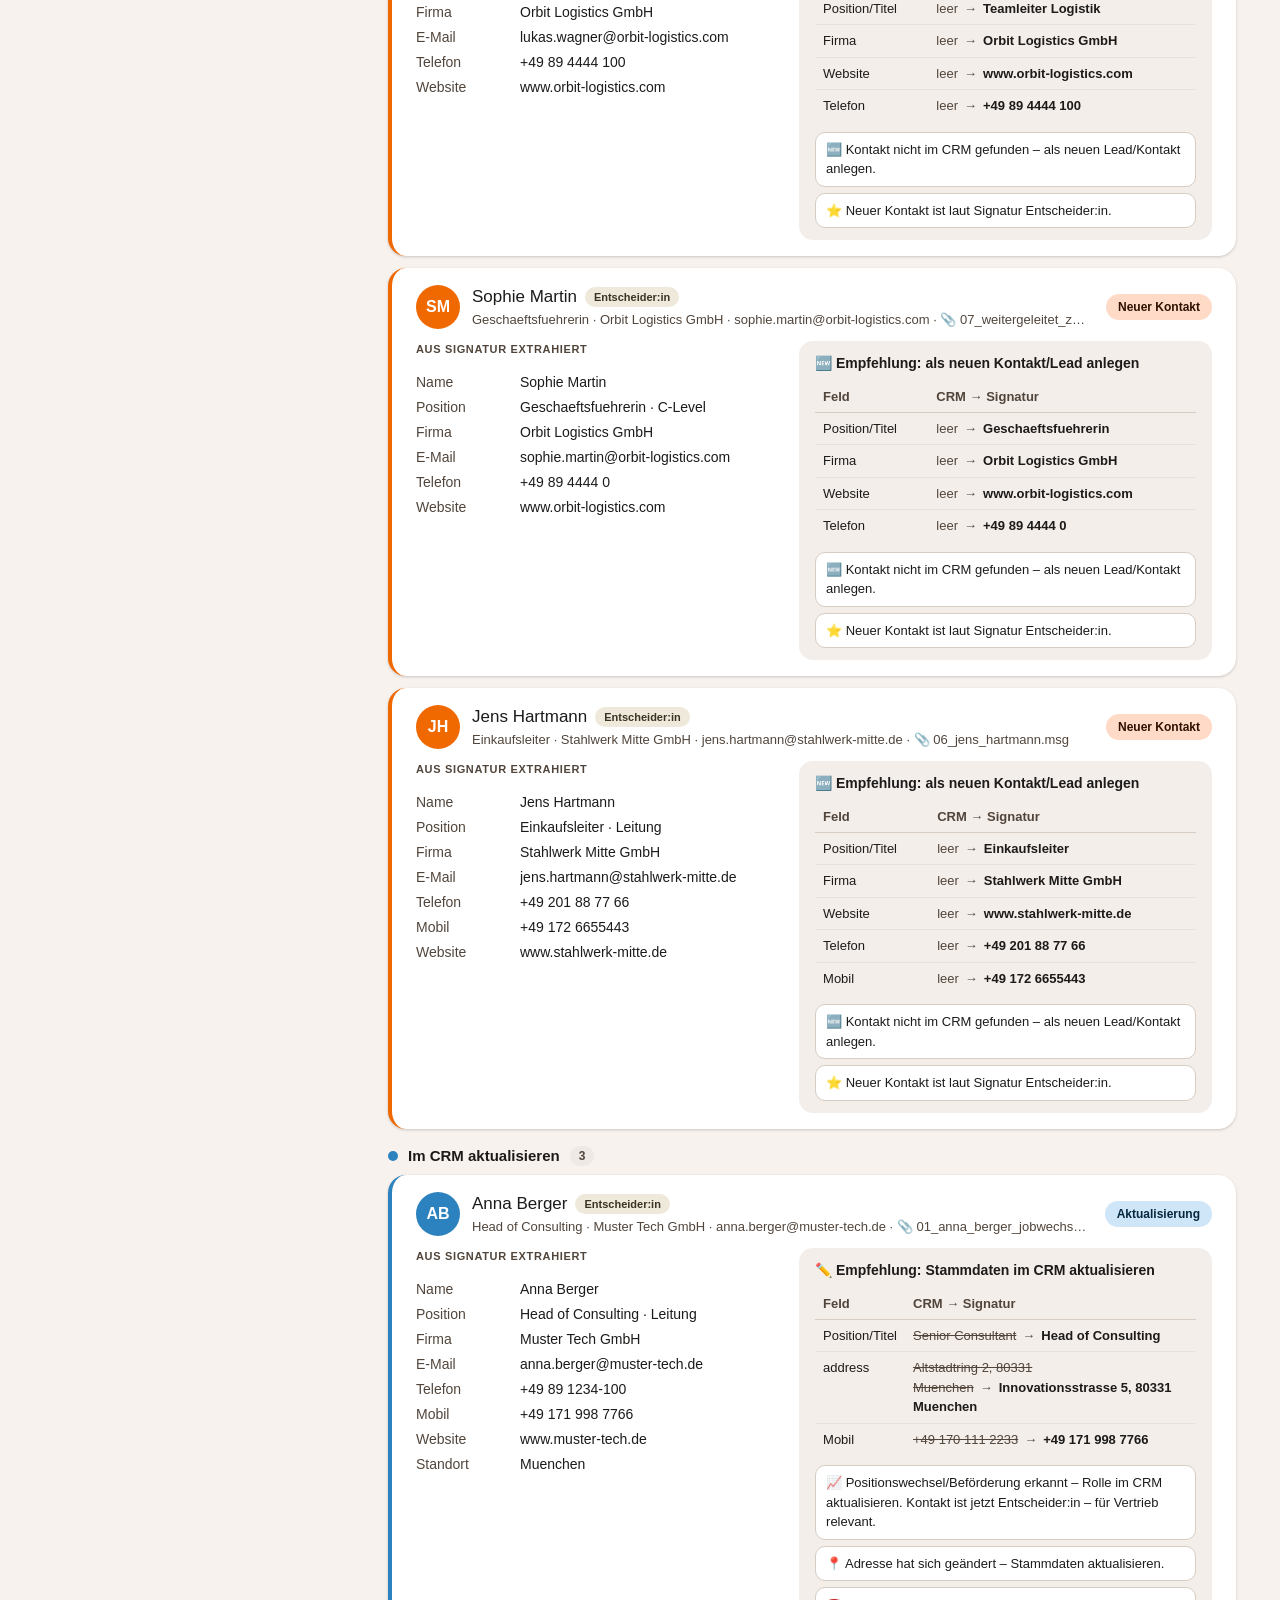
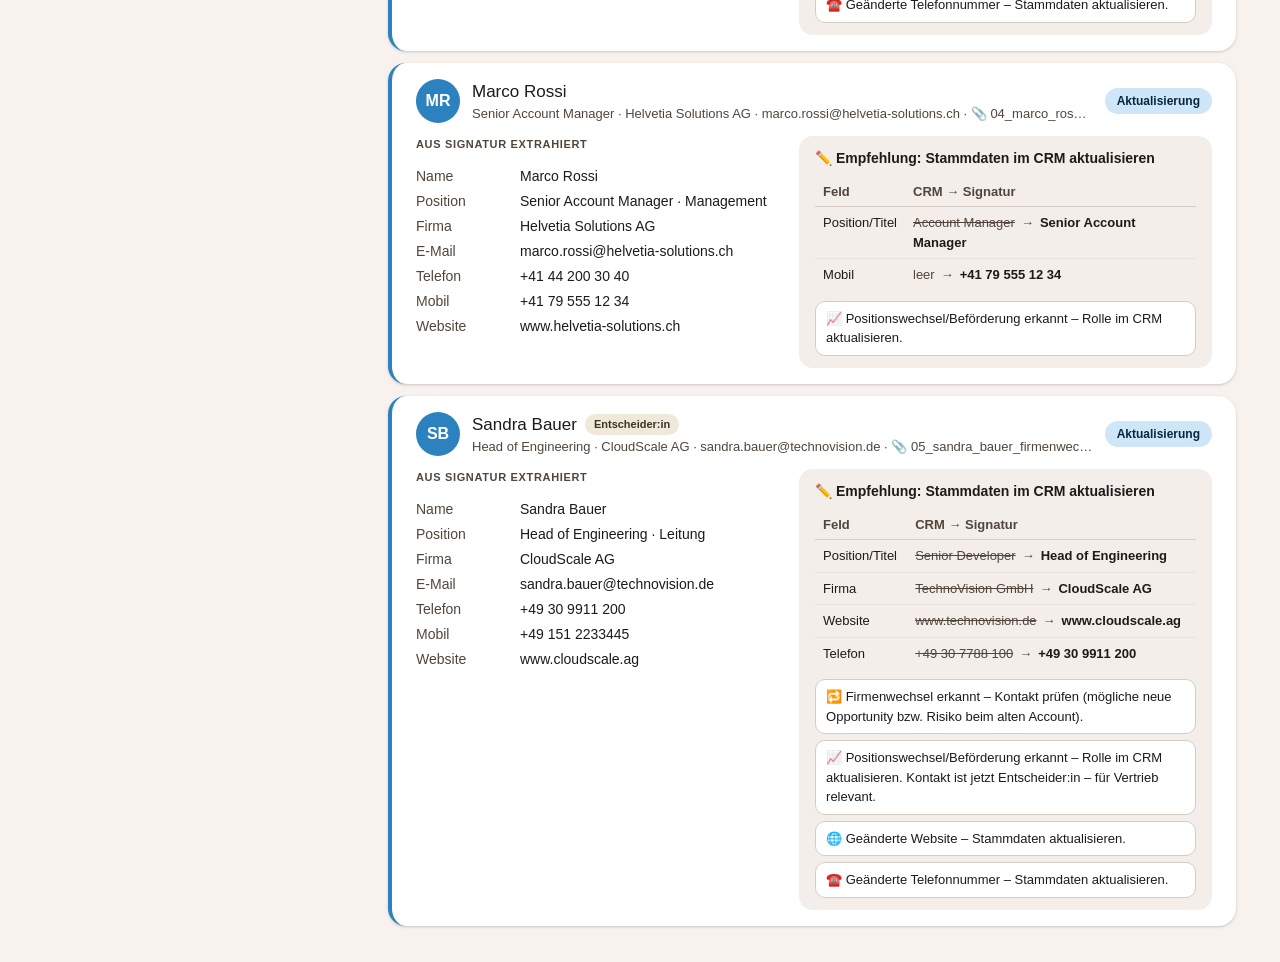
<file: webapp/demo.html>
<!doctype html>
<html lang="de">
<head>
<meta charset="utf-8">
<meta name="viewport" content="width=device-width, initial-scale=1">
<title>Signatur-Sync · E-Mail-Signaturen ↔ CRM</title>
<style>
/* Signatur-Sync · Material Design 3 · Corporate-Palette
   Primary #F06900 · Secondary #2C82BE · Ergaenzend #555F69 · Features #C3B9A0 */
:root{
  /* Farbrollen (aus Corporate-Farben abgeleitet) */
  --primary:#F06900; --on-primary:#ffffff;
  --primary-container:#FFDBC7; --on-primary-container:#2E1100;
  --secondary:#2C82BE; --on-secondary:#ffffff;
  --secondary-container:#CFE5F8; --on-secondary-container:#06283F;
  --tertiary:#555F69; --on-tertiary:#ffffff;
  --tertiary-container:#DCE2E9; --on-tertiary-container:#121A21;
  --features:#C3B9A0; --features-container:#EFE9DC; --on-features:#3A3422;
  --error:#BA1A1A; --error-container:#FFDAD6; --on-error-container:#410002;
  --background:#F7F2EE; --on-background:#1C1B1A;
  --surface:#FBF7F4; --surface-bright:#ffffff;
  --surface-c-low:#F4EEEA; --surface-c:#EEE9E4; --surface-c-high:#E8E2DD; --surface-c-highest:#E2DCD7;
  --on-surface:#1C1B1A; --on-surface-variant:#51453B; --outline:#867A6E; --outline-variant:#D6CCC1;
  /* Form / Abstand (8dp-Raster) */
  --r-xs:6px; --r-sm:10px; --r-md:14px; --r-lg:18px; --r-xl:28px; --r-full:999px;
  --sp-1:4px; --sp-2:8px; --sp-3:12px; --sp-4:16px; --sp-5:24px; --sp-6:32px; --sp-8:48px;
  --gutter:24px; --maxw:1240px;
  /* Elevation (MD3 tonal) */
  --e1:0 1px 2px rgba(0,0,0,.10),0 1px 3px 1px rgba(0,0,0,.06);
  --e2:0 1px 2px rgba(0,0,0,.10),0 2px 6px 2px rgba(0,0,0,.08);
  --e3:0 4px 8px 3px rgba(0,0,0,.08),0 1px 3px rgba(0,0,0,.12);
  --font:"Roboto","Segoe UI",-apple-system,BlinkMacSystemFont,Helvetica,Arial,sans-serif;
}
*{box-sizing:border-box}
html{font-size:16px}
body{margin:0;font-family:var(--font);background:var(--background);color:var(--on-background);
  line-height:1.5;-webkit-font-smoothing:antialiased}
h1,h2,h3,h4{margin:0;font-weight:500;letter-spacing:0}
.muted{color:var(--on-surface-variant)}
.link{color:var(--secondary);cursor:pointer;text-decoration:underline;text-underline-offset:2px}

/* Typografie-Skala */
.display-s{font-size:2.25rem;line-height:2.75rem;font-weight:400}
.headline-s{font-size:1.5rem;line-height:2rem;font-weight:500}
.title-l{font-size:1.25rem;line-height:1.75rem;font-weight:500}
.title-m{font-size:1.0625rem;line-height:1.5rem;font-weight:500}
.title-s{font-size:.875rem;line-height:1.25rem;font-weight:600;letter-spacing:.06em;
  text-transform:uppercase;color:var(--on-surface-variant)}
.body-m{font-size:.9375rem;line-height:1.4rem}
.body-s{font-size:.8125rem;line-height:1.2rem}
.label{font-size:.8125rem;line-height:1rem;font-weight:600;letter-spacing:.02em}

/* Top App Bar */
.top-app-bar{position:sticky;top:0;z-index:30;background:var(--surface-c);
  box-shadow:var(--e1)}
.bar-inner{max-width:var(--maxw);margin:0 auto;height:64px;display:flex;align-items:center;
  justify-content:space-between;gap:var(--sp-4);padding:0 var(--gutter)}
.bar-title{display:flex;align-items:center;gap:var(--sp-3);font-size:1.25rem;font-weight:500}
.bar-logo{width:40px;height:40px;border-radius:var(--r-sm);display:grid;place-items:center;
  background:var(--primary);color:var(--on-primary);font-size:20px;box-shadow:var(--e1)}
.bar-sub{font-size:.8125rem;color:var(--on-surface-variant);font-weight:400}
.bar-actions{display:flex;align-items:center;gap:var(--sp-2)}
@media(max-width:560px){.bar-sub{display:none}}

/* Buttons mit State-Layer */
.btn{position:relative;display:inline-flex;align-items:center;justify-content:center;gap:8px;
  height:40px;padding:0 24px;border:0;border-radius:var(--r-full);font-family:inherit;
  font-size:.875rem;font-weight:600;letter-spacing:.02em;cursor:pointer;overflow:hidden;
  white-space:nowrap;transition:box-shadow .2s}
.btn::before{content:"";position:absolute;inset:0;background:currentColor;opacity:0;transition:opacity .15s}
.btn:hover::before{opacity:.08}.btn:active::before{opacity:.12}
.btn-filled{background:var(--primary);color:var(--on-primary)}
.btn-filled:hover{box-shadow:var(--e1)}
.btn-tonal{background:var(--secondary-container);color:var(--on-secondary-container)}
.btn-outlined{background:transparent;color:var(--secondary);border:1px solid var(--outline-variant)}
.btn-text{background:transparent;color:var(--secondary);padding:0 12px}
.btn-sm{height:32px;padding:0 16px;font-size:.8125rem}

/* Layout-Raster */
.container{max-width:var(--maxw);margin:0 auto;padding:var(--gutter)}
.grid{display:grid;grid-template-columns:320px 1fr;gap:var(--gutter);align-items:start}
@media(max-width:960px){.grid{grid-template-columns:1fr}}
.rail{display:flex;flex-direction:column;gap:var(--sp-4);position:sticky;top:88px}
@media(max-width:960px){.rail{position:static}}
.content{display:flex;flex-direction:column;gap:var(--sp-4);min-width:0}

/* Cards */
.card{background:var(--surface-bright);border-radius:var(--r-lg);padding:var(--sp-5);
  box-shadow:var(--e1)}
.card-filled{background:var(--surface-c-low);box-shadow:none}
.card>h2{margin-bottom:var(--sp-3)}

/* Dropzone */
.dropzone{border:2px dashed var(--outline-variant);border-radius:var(--r-md);
  padding:var(--sp-5) var(--sp-4);text-align:center;background:var(--surface);
  transition:border-color .15s,background .15s;cursor:pointer}
.dropzone.drag{border-color:var(--primary);background:var(--primary-container)}
.dz-icon{font-size:30px}
.dz-text{font-weight:600;margin-top:var(--sp-1)}
.dz-sub{font-size:.8125rem;color:var(--on-surface-variant);margin-top:2px}
.meta{font-size:.8125rem;color:var(--secondary);margin-top:var(--sp-3);min-height:1rem;font-weight:600}
.row-actions{display:flex;gap:var(--sp-2);margin-top:var(--sp-3);flex-wrap:wrap}

/* Legende */
.legend{list-style:none;margin:0;padding:0;display:flex;flex-direction:column;gap:var(--sp-2)}
.legend li{display:flex;align-items:center;gap:10px;font-size:.875rem;color:var(--on-surface-variant)}
.swatch{width:14px;height:14px;border-radius:var(--r-xs);flex:none}
.sw-new{background:var(--primary)}.sw-upd{background:var(--secondary)}.sw-ok{background:var(--tertiary)}
.sw-dm{background:var(--features)}

/* Empfehlungs-Banner */
.banner{display:flex;align-items:center;gap:var(--sp-4);padding:var(--sp-4) var(--sp-5);
  border-radius:var(--r-lg);background:var(--primary-container);color:var(--on-primary-container)}
.banner.calm{background:var(--tertiary-container);color:var(--on-tertiary-container)}
.banner .b-ic{font-size:28px}
.banner h3{font-size:1.0625rem;font-weight:600}
.banner p{margin:2px 0 0;font-size:.875rem;opacity:.9}

/* KPIs */
.kpis{display:grid;grid-template-columns:repeat(4,1fr);gap:var(--sp-3)}
@media(max-width:680px){.kpis{grid-template-columns:repeat(2,1fr)}}
.kpi{background:var(--surface-bright);border-radius:var(--r-md);padding:var(--sp-4);box-shadow:var(--e1)}
.kpi .n{font-size:2rem;font-weight:500;line-height:1}
.kpi .l{font-size:.75rem;font-weight:600;letter-spacing:.04em;text-transform:uppercase;
  color:var(--on-surface-variant);margin-top:6px}
.kpi.k-new .n{color:var(--primary)}.kpi.k-upd .n{color:var(--secondary)}.kpi.k-ok .n{color:var(--tertiary)}

/* Segmented Buttons (Tabs) */
.segmented{display:inline-flex;border:1px solid var(--outline-variant);border-radius:var(--r-full);
  overflow:hidden;background:var(--surface)}
.seg{position:relative;border:0;background:transparent;padding:9px 18px;font-family:inherit;
  font-size:.875rem;font-weight:600;color:var(--on-surface-variant);cursor:pointer;display:flex;
  align-items:center;gap:8px;border-right:1px solid var(--outline-variant)}
.seg:last-child{border-right:0}
.seg.active{background:var(--secondary-container);color:var(--on-secondary-container)}
.seg-count{font-size:.75rem;background:var(--surface-c-high);color:var(--on-surface-variant);
  padding:1px 8px;border-radius:var(--r-full);font-weight:700}
.seg.active .seg-count{background:var(--secondary);color:var(--on-secondary)}

/* Gruppen */
.group-head{display:flex;align-items:center;gap:10px;margin:var(--sp-4) 0 var(--sp-2)}
.group-head .gdot{width:10px;height:10px;border-radius:var(--r-xs)}
.gd-new{background:var(--primary)}.gd-upd{background:var(--secondary)}.gd-ok{background:var(--tertiary)}
.group-head h4{font-size:.9375rem;font-weight:600}
.group-head .gcount{font-size:.75rem;color:var(--on-surface-variant);background:var(--surface-c);
  border-radius:var(--r-full);padding:1px 9px;font-weight:700}

/* Kontakt-Karte */
.contact{background:var(--surface-bright);border-radius:var(--r-lg);box-shadow:var(--e1);
  padding:var(--sp-4) var(--sp-5);margin-bottom:var(--sp-3);border-left:4px solid transparent}
.contact.t-new{border-left-color:var(--primary)}
.contact.t-upd{border-left-color:var(--secondary)}
.contact.t-ok{border-left-color:var(--tertiary)}
.c-top{display:flex;align-items:center;gap:var(--sp-3);margin-bottom:var(--sp-3)}
.avatar{width:44px;height:44px;border-radius:var(--r-full);flex:none;display:grid;place-items:center;
  font-weight:600;color:#fff;font-size:1rem}
.av-new{background:var(--primary)}.av-upd{background:var(--secondary)}.av-ok{background:var(--tertiary)}
.c-id{flex:1;min-width:0}
.c-id .nm{font-size:1.0625rem;font-weight:500;display:flex;align-items:center;gap:8px;flex-wrap:wrap}
.c-id .sb{font-size:.8125rem;color:var(--on-surface-variant);white-space:nowrap;overflow:hidden;
  text-overflow:ellipsis}
.pill{font-size:.75rem;font-weight:700;padding:4px 12px;border-radius:var(--r-full);flex:none}
.pl-new{background:var(--primary-container);color:var(--on-primary-container)}
.pl-upd{background:var(--secondary-container);color:var(--on-secondary-container)}
.pl-ok{background:var(--tertiary-container);color:var(--on-tertiary-container)}
.dm-chip{font-size:.6875rem;font-weight:700;padding:2px 9px;border-radius:var(--r-full);
  background:var(--features-container);color:var(--on-features)}
.c-body{display:grid;grid-template-columns:minmax(0,1fr) minmax(0,1.15fr);gap:var(--sp-5)}
@media(max-width:680px){.c-body{grid-template-columns:1fr;gap:var(--sp-3)}}
.block-h{font-size:.6875rem;font-weight:700;letter-spacing:.06em;text-transform:uppercase;
  color:var(--on-surface-variant);margin-bottom:8px}
.kv{display:grid;grid-template-columns:92px 1fr;gap:4px 12px;font-size:.875rem}
.kv dt{color:var(--on-surface-variant)}
.kv dd{margin:0;overflow:hidden;text-overflow:ellipsis}
.reco{border-radius:var(--r-md);background:var(--surface-c-low);padding:var(--sp-3) var(--sp-4)}
.reco .lead{font-size:.875rem;font-weight:600;display:flex;align-items:center;gap:8px;margin-bottom:8px}
table.diff{border-collapse:collapse;width:100%;font-size:.8125rem}
table.diff th{text-align:left;padding:5px 8px;color:var(--on-surface-variant);font-weight:600;
  border-bottom:1px solid var(--outline-variant)}
table.diff td{padding:6px 8px;border-bottom:1px solid var(--surface-c-high);vertical-align:top}
table.diff tr:last-child td{border-bottom:0}
.old{color:var(--on-surface-variant);text-decoration:line-through}
.arrow{color:var(--on-surface-variant);padding:0 6px}.newv{font-weight:600}
.chips{display:flex;flex-direction:column;gap:6px;margin-top:10px}
.chip{font-size:.8125rem;background:var(--surface-bright);border:1px solid var(--outline-variant);
  border-radius:var(--r-sm);padding:7px 10px}
.ok-note{font-size:.875rem;color:var(--tertiary);display:flex;align-items:center;gap:8px}

/* Mail-Viewer */
.mail{background:var(--surface-bright);border-radius:var(--r-lg);box-shadow:var(--e1);overflow:hidden}
.mail-bar{display:flex;align-items:center;gap:8px;padding:12px 16px;background:var(--surface-c-low);
  border-bottom:1px solid var(--outline-variant);font-size:.8125rem;color:var(--on-surface-variant)}
.mail-dots{display:flex;gap:6px}.mail-dots i{width:11px;height:11px;border-radius:50%;display:block}
.md1{background:#ff6058}.md2{background:#ffbd2e}.md3{background:#28ca42}
.mail-body{padding:22px;max-height:640px;overflow:auto}

/* Empty State */
.empty{background:var(--surface-bright);border-radius:var(--r-lg);box-shadow:var(--e1);
  padding:var(--sp-8) var(--sp-5);text-align:center}
.empty .big{font-size:40px;margin-bottom:var(--sp-2)}
.empty h3{font-size:1.25rem;margin-bottom:var(--sp-2)}
.empty p{color:var(--on-surface-variant);max-width:460px;margin:0 auto var(--sp-4)}
.steps{display:inline-flex;gap:var(--sp-2);flex-wrap:wrap;justify-content:center}
.step{display:flex;align-items:center;gap:8px;font-size:.875rem;background:var(--surface-c-low);
  border-radius:var(--r-full);padding:8px 16px}
.step .num{width:22px;height:22px;border-radius:50%;background:var(--primary);color:var(--on-primary);
  font-size:.75rem;font-weight:700;display:grid;place-items:center}

/* Skipped + Snackbar */
.skip{background:var(--surface-c-low);border-radius:var(--r-md);padding:12px 16px;font-size:.8125rem;
  color:var(--on-surface-variant);margin-top:var(--sp-3)}
.snackbar{position:fixed;left:50%;bottom:24px;transform:translateX(-50%) translateY(120%);
  background:#322F2C;color:#F4EFEA;padding:14px 18px;border-radius:var(--r-xs);box-shadow:var(--e3);
  font-size:.875rem;max-width:90vw;transition:transform .25s;z-index:50}
.snackbar.show{transform:translateX(-50%) translateY(0)}
[hidden]{display:none!important}

</style>
</head>
<body>
<header class="top-app-bar">
  <div class="bar-inner">
    <div class="bar-title"><span class="bar-logo">📇</span>
      <span>Signatur-Sync <span class="bar-sub">E-Mail-Signaturen ↔ CRM</span></span></div>
    <div class="bar-actions">
      <button id="btnDemo" class="btn btn-text">Demodaten</button>
      <label class="btn btn-tonal" for="fileInput">＋ E-Mails einfügen</label>
      <input id="fileInput" type="file" accept=".eml,.msg" multiple hidden>
    </div>
  </div>
</header>

<main class="container grid">
  <aside class="rail">
    <section class="card card-filled">
      <h2 class="title-s">E-Mails einfügen</h2>
      <div id="dropzone" class="dropzone">
        <div class="dz-icon">📥</div>
        <div class="dz-text">.eml / .msg hierher ziehen</div>
        <div class="dz-sub">oder <span class="link" id="pick">Dateien wählen</span></div>
      </div>
      <div id="fileMeta" class="meta"></div>
      <div class="row-actions">
        <button id="btnDemo2" class="btn btn-outlined btn-sm">Demodaten laden</button>
        <button id="btnClear" class="btn btn-text btn-sm">Leeren</button>
      </div>
    </section>
    <section class="card card-filled">
      <h2 class="title-s">CRM (Demo)</h2>
      <p class="body-s muted" id="crmInfo"></p>
    </section>
    <section class="card card-filled">
      <h2 class="title-s">Legende</h2>
      <ul class="legend">
        <li><span class="swatch sw-new"></span> Neu im CRM anlegen (Lead)</li>
        <li><span class="swatch sw-upd"></span> Im CRM aktualisieren</li>
        <li><span class="swatch sw-ok"></span> Aktuell – keine Aktion</li>
        <li><span class="swatch sw-dm"></span> Entscheider:in (Feature-Signal)</li>
      </ul>
    </section>
  </aside>

  <section class="content">
    <div id="banner" class="banner" hidden></div>
    <div id="kpis" class="kpis" hidden></div>
    <div class="segmented" id="tabs" hidden>
      <button class="seg active" data-tab="reco">Empfehlungen <span class="seg-count" id="cReco">0</span></button>
      <button class="seg" data-tab="all">Alle Kontakte <span class="seg-count" id="cAll">0</span></button>
      <button class="seg" data-tab="mail">Hinweis-Mail</button>
    </div>
    <div id="paneReco" class="pane"></div>
    <div id="paneAll" class="pane" hidden></div>
    <div id="paneMail" class="pane" hidden></div>
    <div id="empty" class="empty">
      <div class="big">📭</div>
      <h3>E-Mails einfügen</h3>
      <p>Ziehe <code>.eml</code>- oder <code>.msg</code>-Dateien in das Feld links
         oder lade die Demodaten. Signatur-Analyse und CRM-Abgleich laufen komplett
         in deinem Browser – nichts wird hochgeladen.</p>
      <div class="steps">
        <span class="step"><span class="num">1</span> Mails einfügen</span>
        <span class="step"><span class="num">2</span> Automatischer Abgleich</span>
        <span class="step"><span class="num">3</span> Empfehlungen prüfen</span>
      </div>
    </div>
  </section>
</main>

<div id="snackbar" class="snackbar"></div>

<script>
/* Signatur-Sync · Kernlogik (Browser + Node)
 * Portiert aus dem Python-Workflow: .eml/.msg-Parsing, robuste Signatur-
 * Extraktion (mehrere Signaturen pro Mail), CRM-Abgleich.
 * Relevante Felder: Name, Position, Firma, Adresse, Website, LinkedIn, E-Mail.
 * Die E-Mail-Adresse ist der primaere Schluessel fuer den CRM-Abgleich.
 */
(function (root) {
  "use strict";

  // ---------------------------------------------------------------- Muster
  const EMAIL_RE = /[A-Za-z0-9._%+\-]+@[A-Za-z0-9.\-]+\.[A-Za-z]{2,}/;
  const EMAIL_RE_G = /[A-Za-z0-9._%+\-]+@[A-Za-z0-9.\-]+\.[A-Za-z]{2,}/g;
  const URL_RE_G = /\b((?:https?:\/\/)?(?:www\.)?[A-Za-z0-9\-]+(?:\.[A-Za-z0-9\-]+)+(?:\/[^\s|<>]*)?)/g;
  const PHONE_RE = /(\+?\(?\d[\d\s().\-/]{5,}\d)/;
  const PHONE_RE_G = /(\+?\(?\d[\d\s().\-/]{5,}\d)/g;
  const LINKEDIN_RE = /(?:https?:\/\/)?(?:[a-z]{2,3}\.)?linkedin\.com\/(?:in|company|pub)\/[^\s|<>,)]+/i;
  const EMAIL_NOISE = /^(image\d|cid|mm|emns|noreply|no-reply|mailer)/i;

  const GREETINGS = [
    "mit freundlichen grüßen","mit freundlichen gruessen","freundliche grüße",
    "freundliche gruesse","viele grüße","viele gruesse","beste grüße",
    "beste gruesse","herzliche grüße","liebe grüße","mit besten grüßen",
    "mfg","lg","best regards","kind regards","warm regards","best wishes",
    "regards","cheers","sincerely","yours sincerely","thanks and regards",
    "thank you","vielen dank","danke","with kind regards"
  ];
  const PHONE_LABELS = {
    phone:["tel","tel.","phone","fon","fixed","festnetz","office","büro","buero","t:","p:","ph:","direct","durchwahl"],
    mobile:["mobil","mobile","cell","cellular","handy","m:","mob","mo:"],
    fax:["fax","f:","telefax"]
  };
  const COMPANY_HINTS = ["gmbh","ag","kg","kgaa","ohg","se","e.u.","e.k.","gbr","ug",
    "mbh","e.v.","ev","inc","inc.","llc","ltd","ltd.","plc","corp","corporation",
    "co.","& co","group","gruppe","holding","partners","sarl","s.a.","b.v.","bv",
    "n.v.","srl","oy","limited","technologies","solutions","systems"];
  const TITLE_KEYWORDS = {
    "C-Level":["ceo","cfo","cto","coo","cio","cmo","cdo","geschäftsführer","geschaeftsfuehrer","geschäftsführerin","geschäftsführende","vorstand","vorständin","managing director","owner","inhaber","inhaberin","gesellschafter","president","präsident","partner","partnerin","founder","co-founder","gründer","mitgründer","geschäftsleitung"],
    "Leitung":["head of","head","leiter","leiterin","leitung","director","direktor","direktorin","vp ","vice president","vorstandsvorsitz","abteilungsleiter","abteilungsleiterin","teamleiter","teamleiterin","bereichsleiter","bereichsleiterin","prokurist","prokuristin","standortleiter","niederlassungsleiter"],
    "Management":["manager","managerin","lead","principal","senior manager","projektleiter","projektleiterin","key account","account manager","account executive","product owner","produktmanager","teamlead","team lead","scrum master"],
    "Fachkraft":["engineer","developer","entwickler","entwicklerin","consultant","berater","beraterin","specialist","spezialist","analyst","referent","referentin","sachbearbeiter","sachbearbeiterin","architect","designer","scientist","expert","associate","ingenieur","ingenieurin","techniker","recruiter","recruiting","controller","buchhalter","buchhalterin","assistenz","assistent","assistentin","assistant","kundenberater","kundenbetreuer","sales","vertrieb","marketing"]
  };
  const DECISION_MAKER_LEVELS = new Set(["C-Level","Leitung"]);
  const NON_NAME_RE = /@|http|www|tel|mobil|fax|gmbh|\bag\b|\d|straße|strasse|str\.|platz|e-mail|mail:|phone|grüße|gruesse|gruß|regards|linkedin/i;
  const GRADE_RE = /\b(dr|prof|dipl|mag|ing|mba|msc|bsc|ba|ma)\.?\b/gi;
  const STREET_RE = /(?:stra(?:ß|ss)e|str\.|gasse|weg|platz|allee|ring|chaussee|damm|ufer)\b|\b(?:road|rd\.|street|st\.|ave|avenue|lane|boulevard|blvd)\b/i;
  const PLZ_RE = /\b([A-Z]{1,2}-)?(\d{4,5})\s+([A-ZÄÖÜ][\wäöüß.\-]+)/;
  const COUNTRY_RE = /^\s*(deutschland|germany|österreich|oesterreich|austria|schweiz|switzerland|liechtenstein)\s*$/i;
  const BOUNDARY_RE = /^\s*(-{2,}\s*(original|ursprüngliche|forwarded|weitergeleitete)|(von|from|gesendet|sent|an|to|cc|betreff|subject|datum|date)\s*:|(am|on)\b.*\b(schrieb|wrote)\b|(gesendet|sent)\s+(von|from)\s+mein|_{5,})/i;

  // ---------------------------------------------------------------- Utils
  function escapeHtml(v){return (v||"").replace(/[&<>"']/g,function(c){return ({"&":"&amp;","<":"&lt;",">":"&gt;",'"':"&quot;","'":"&#39;"})[c];});}
  function allMatches(re,text){const out=[];let m;re.lastIndex=0;while((m=re.exec(text))!==null){out.push(m);if(m.index===re.lastIndex)re.lastIndex++;}return out;}
  function norm(v){return (v||"").toLowerCase().split(/\s+/).filter(Boolean).join(" ");}
  function hasCompanyHint(text){const low=(text||"").toLowerCase();return COMPANY_HINTS.some(function(h){return new RegExp("(?<![a-z])"+h.replace(/[.*+?^${}()|[\]\\]/g,"\\$&")+"(?![a-z])").test(low);});}
  function isGreeting(line){const low=line.trim().toLowerCase().replace(/[,.!]+$/,"").trim();return GREETINGS.indexOf(low)>=0||GREETINGS.some(function(g){return low.startsWith(g);});}

  // -------------------------------------------------------------- HTML→Text
  function htmlToText(html){
    if(!html) return "";
    let t=html.replace(/<(script|style)[^>]*>[\s\S]*?<\/\1>/gi," ");
    t=t.replace(/<\s*br\s*\/?\s*>/gi,"\n").replace(/<\/\s*(p|div|tr|li|h[1-6])\s*>/gi,"\n").replace(/<[^>]+>/g,"");
    t=t.replace(/&nbsp;/gi," ").replace(/&amp;/gi,"&").replace(/&lt;/gi,"<").replace(/&gt;/gi,">").replace(/&quot;/gi,'"').replace(/&#39;/gi,"'").replace(/&auml;/gi,"ä").replace(/&ouml;/gi,"ö").replace(/&uuml;/gi,"ü").replace(/&szlig;/gi,"ß");
    const lines=t.split(/\r?\n/).map(function(l){return l.replace(/[ \t]+/g," ").trim();});
    const out=[];let blank=false;
    lines.forEach(function(l){if(l){out.push(l);blank=false;}else if(!blank){out.push("");blank=true;}});
    return out.join("\n").trim();
  }

  // ---------------------------------------------------------- Feld-Heuristik
  function classifyPhoneLine(line){const low=line.toLowerCase();for(const f in PHONE_LABELS){if(PHONE_LABELS[f].some(function(l){return low.indexOf(l)>=0;}))return f;}return null;}
  function detectSeniority(title){const low=(title||"").toLowerCase();for(const lvl in TITLE_KEYWORDS){if(TITLE_KEYWORDS[lvl].some(function(kw){return low.indexOf(kw)>=0;}))return lvl;}return "";}
  function looksLikeName(line){let s=line.trim().replace(/^\|+|\|+$/g,"").trim();if(!s||NON_NAME_RE.test(s))return false;s=s.replace(GRADE_RE,"");const w=s.trim().split(/[\s,]+/).filter(Boolean);if(!(w.length>1&&w.length<=4))return false;const cap=w.filter(function(x){return x[0]&&x[0]===x[0].toUpperCase()&&x[0]!==x[0].toLowerCase();}).length;return cap>=Math.max(2,w.length-1);}
  function splitName(full){const c=full.replace(GRADE_RE,"").trim();const p=c.split(/\s+/).map(function(x){return x.replace(/,+$/,"");}).filter(function(x){return x&&/[A-Za-zÀ-ÿ]/.test(x);});if(p.length>=2)return [p[0],p.slice(1).join(" ")];return [p[0]||c,""];}
  function brandTokens(value){if(!value)return [];let host=value.toLowerCase().split("@").pop();host=host.replace(/^https?:\/\//,"").split("/")[0].replace(/^www\./,"");const labels=host.split(".");const core=labels.length>=2?labels[labels.length-2]:labels[0];return core.split(/[-_]/).filter(function(t){return t.length>=3;});}
  function chooseEmail(block,fallback){const found=(block.match(EMAIL_RE_G)||[]).filter(function(e){return !EMAIL_NOISE.test(e.split("@")[0]);});const low=found.map(function(e){return e.toLowerCase();});if(fallback&&fallback.from_email&&low.indexOf(fallback.from_email)>=0)return fallback.from_email;if(low.length)return low[0];if(fallback&&fallback.from_email)return fallback.from_email;return "";}

  function findCompany(lines,used){
    for(let i=0;i<lines.length;i++){if(used.has(i))continue;if(hasCompanyHint(lines[i])){const chunks=lines[i].split(/\s*[|·•]\s*/);for(const c of chunks)if(hasCompanyHint(c))return [c.replace(/^[\s,;|]+|[\s,;|]+$/g,""),i];return [lines[i].replace(/^[\s,;|]+|[\s,;|]+$/g,""),i];}}
    return ["",-1];
  }
  function findCompanyByDomain(lines,used,domainSource){
    const toks=brandTokens(domainSource);if(!toks.length)return ["",-1];
    for(let i=0;i<lines.length;i++){if(used.has(i))continue;const ln=lines[i];if(/linkedin/i.test(ln)||EMAIL_RE.test(ln)||STREET_RE.test(ln))continue;const low=ln.toLowerCase().replace(/[^a-z0-9]/g,"");if(toks.some(function(t){return low.indexOf(t)>=0;}))return [ln.replace(/^[\s,;|]+|[\s,;|]+$/g,""),i];}
    return ["",-1];
  }
  function findAddress(lines,used){
    const parts=[];let location="";
    for(let i=0;i<lines.length;i++){if(used.has(i))continue;const ln=lines[i];const plz=ln.match(PLZ_RE);if(STREET_RE.test(ln)||plz||COUNTRY_RE.test(ln)){parts.push(ln.replace(/^[\s,;|]+|[\s,;|]+$/g,""));used.add(i);if(plz)location=plz[3].replace(/^[.\s,-]+|[.\s,-]+$/g,"");}}
    return [parts.join(", "),location];
  }

  function parseSignature(block,fallback){
    const sig={raw_block:block||"",full_name:"",first_name:"",last_name:"",job_title:"",department:"",company:"",email:"",phone:"",mobile:"",fax:"",website:"",linkedin:"",address:"",seniority:"",is_decision_maker:false,location:""};
    const lines=(block||"").split(/\r?\n/).map(function(l){return l.trim();}).filter(Boolean);
    const used=new Set();
    sig.email=chooseEmail(block||"",fallback);
    const lk=(block||"").match(LINKEDIN_RE);if(lk)sig.linkedin=lk[0].replace(/[.,;)]+$/,"");
    const urlText=(block||"").replace(EMAIL_RE_G," ");
    for(const um of allMatches(URL_RE_G,urlText)){let cand=um[1].trim().replace(/[.,;)]+$/,"");const low=cand.toLowerCase();if(cand.indexOf("@")>=0||low.indexOf("linkedin.com")>=0)continue;if(cand.indexOf(".")>=0&&!/^[\d.]+$/.test(cand)){sig.website=cand;break;}}
    for(let i=0;i<lines.length;i++){if(isGreeting(lines[i]))used.add(i);}
    for(let i=0;i<lines.length;i++){if(used.has(i)||!PHONE_RE.test(lines[i]))continue;const kind=classifyPhoneLine(lines[i])||"phone";const nums=allMatches(PHONE_RE_G,lines[i]).map(function(m){return m[1].trim();});if(!nums.length)continue;const number=nums[0];if(kind==="mobile"&&!sig.mobile)sig.mobile=number;else if(kind==="fax"&&!sig.fax)sig.fax=number;else if(!sig.phone)sig.phone=number;if(!looksLikeName(lines[i].replace(PHONE_RE_G,"")))used.add(i);}
    let nameIdx=-1;
    for(let i=0;i<lines.length;i++){if(used.has(i))continue;const chunks=lines[i].split(/\s*[|·•–-]\s+/);const head=chunks[0].trim();if(looksLikeName(head)){sig.full_name=head.replace(/^\|+|\|+$/g,"").trim();nameIdx=i;used.add(i);if(chunks.length>1&&detectSeniority(chunks[1]))sig.job_title=chunks[1].replace(/^[\s,;|]+|[\s,;|]+$/g,"");break;}}
    if(!sig.full_name&&fallback&&fallback.from_name)sig.full_name=fallback.from_name.trim();
    let comp=findCompany(lines,used);
    if(!comp[0])comp=findCompanyByDomain(lines,used,sig.website||sig.email);
    if(comp[0]){sig.company=comp[0];used.add(comp[1]);}
    if(!sig.job_title){
      let title="";
      if(nameIdx>=0&&nameIdx+1<lines.length&&!used.has(nameIdx+1)){const cand=lines[nameIdx+1];if(!EMAIL_RE.test(cand)&&!PHONE_RE.test(cand)&&!STREET_RE.test(cand)&&cand!==sig.company){title=cand.split(/\s*[|·•]\s*/)[0].replace(/^[\s,;|]+|[\s,;|]+$/g,"");used.add(nameIdx+1);}}
      if(!title){for(let i=0;i<lines.length;i++){if(used.has(i))continue;if(detectSeniority(lines[i])){title=lines[i].split(/\s*[|·•]\s*/)[0].replace(/^[\s,;|]+|[\s,;|]+$/g,"");used.add(i);break;}}}
      sig.job_title=title;
    }
    for(let i=0;i<lines.length;i++){if(used.has(i))continue;if(/\b(abteilung|department|team|bereich|unit)\b/i.test(lines[i])){sig.department=lines[i].replace(/^[\s,;|]+|[\s,;|]+$/g,"");used.add(i);break;}}
    const addr=findAddress(lines,used);sig.address=addr[0];sig.location=addr[1];
    if(sig.full_name){const sp=splitName(sig.full_name);sig.first_name=sp[0];sig.last_name=sp[1];}
    sig.seniority=detectSeniority(sig.job_title);sig.is_decision_maker=DECISION_MAKER_LEVELS.has(sig.seniority);
    return sig;
  }

  // -------------------------------------------------- Mehrere Signaturen
  function segments(text){
    const segs=[];let cur=[];
    text.split(/\r?\n/).forEach(function(ln){const s=ln.replace(/^[ \t]*>+[ \t]?/,"");if(BOUNDARY_RE.test(s)){if(cur.length)segs.push(cur);cur=[];}else cur.push(s.replace(/\s+$/,""));});
    if(cur.length)segs.push(cur);return segs;
  }
  function segmentBlock(lines){
    for(let i=0;i<lines.length;i++){if(lines[i].trim()==="--")return lines.slice(i+1).join("\n").trim();}
    let anchor=null;for(let i=0;i<lines.length;i++){if(isGreeting(lines[i]))anchor=i;}
    if(anchor!==null)return lines.slice(anchor+1).join("\n").trim();
    const nonempty=lines.filter(function(l){return l.trim();});const tail=nonempty.slice(-10).join("\n");
    if(EMAIL_RE.test(tail)||PHONE_RE.test(tail)||hasCompanyHint(tail)||LINKEDIN_RE.test(tail))return tail.trim();
    return "";
  }
  function sigMin(s){return !!(s.email||(s.full_name&&(s.company||s.job_title))||s.linkedin);}
  function mergeInto(base,extra){["full_name","first_name","last_name","job_title","department","company","phone","mobile","fax","website","linkedin","address","location","seniority"].forEach(function(f){if(!base[f]&&extra[f])base[f]=extra[f];});base.is_decision_maker=base.is_decision_maker||extra.is_decision_maker;}

  function extractAllSignatures(mail){
    let text=mail.text_body||"";
    if(!text&&mail.html_body)text=htmlToText(mail.html_body);
    let sigs=[];
    segments(text).forEach(function(seg){const block=segmentBlock(seg);if(!block)return;const s=parseSignature(block);if(sigMin(s))sigs.push(s);});
    const byKey={};const order=[];
    sigs.forEach(function(s){const key=s.email||("nc:"+norm(s.full_name)+"|"+norm(s.company));if(byKey[key])mergeInto(byKey[key],s);else{byKey[key]=s;order.push(key);}});
    let result=order.map(function(k){return byKey[k];});
    if(mail.from_email&&!result.some(function(s){return s.email===mail.from_email;})){
      const fn=norm(mail.from_name);let anchored=false;
      for(const s of result){if(!s.email&&fn&&norm(s.full_name)===fn){s.email=mail.from_email;anchored=true;break;}}
      if(!anchored&&!result.length){const s=extractFromEmail(mail);if(sigMin(s))result=[s];}
    }
    if(!result.length){const s=extractFromEmail(mail);if(sigMin(s))result=[s];}
    return result;
  }
  function extractFromEmail(mail){
    let body=mail.text_body||"";
    let block=segmentBlock(segments(body)[0]||[]);
    if(!block&&mail.html_body)block=segmentBlock(segments(htmlToText(mail.html_body))[0]||[]);
    if(!block)block=body;
    return parseSignature(block,mail);
  }

  // ------------------------------------------------------------- Abgleich
  const COMPARED_FIELDS=[["job_title","Position/Titel"],["company","Firma"],["address","Adresse"],["website","Website"],["linkedin","LinkedIn"],["department","Abteilung"],["phone","Telefon"],["mobile","Mobil"]];
  function normPhone(v){if(!v)return "";let d=v.replace(/[^\d+]/g,"");return d.startsWith("+")?d:d.replace(/^0+/,"");}
  function valuesMatch(field,a,b){if(field==="phone"||field==="mobile"){const na=normPhone(a),nb=normPhone(b);if(!na||!nb)return na===nb;return na===nb||na.slice(-7)===nb.slice(-7);}return norm(a)===norm(b);}
  function deriveSignals(sig,crm,disc){
    const out=[];const ch=new Set(disc.filter(function(d){return d.change_type==="FIELD_CHANGED";}).map(function(d){return d.field;}));
    if(ch.has("company"))out.push("🔁 Firmenwechsel erkannt – Kontakt prüfen (mögliche neue Opportunity bzw. Risiko beim alten Account).");
    if(ch.has("job_title")){let n="📈 Positionswechsel/Beförderung erkannt – Rolle im CRM aktualisieren.";if(sig.is_decision_maker)n+=" Kontakt ist jetzt Entscheider:in – für Vertrieb relevant.";out.push(n);}
    if(ch.has("address"))out.push("📍 Adresse hat sich geändert – Stammdaten aktualisieren.");
    if(ch.has("website"))out.push("🌐 Geänderte Website – Stammdaten aktualisieren.");
    if(ch.has("linkedin"))out.push("🔗 LinkedIn-Profil aktualisieren.");
    if(ch.has("phone")||ch.has("mobile"))out.push("☎️ Geänderte Telefonnummer – Stammdaten aktualisieren.");
    if(ch.has("department"))out.push("🏷️ Abteilung/Funktion hat sich geändert.");
    if(sig.is_decision_maker&&!ch.has("job_title"))out.push("⭐ Entscheider:in laut Signatur – Priorisierung im Vertrieb prüfen.");
    return out;
  }
  function findCrm(crmList,email,name){const e=(email||"").toLowerCase();if(e){const hit=crmList.find(function(c){return (c.email||"").toLowerCase()===e;});if(hit)return hit;}const n=norm(name);if(n)return crmList.find(function(c){return norm(c.full_name)===n;})||null;return null;}
  function reconcile(sig,crmList,source){
    const res={source:source||"",signature:sig,crm_contact:null,matched:false,match_key:"",discrepancies:[],business_signals:[],notes:[]};
    const crm=findCrm(crmList,sig.email,sig.full_name);
    if(!crm){
      COMPARED_FIELDS.forEach(function(f){const v=sig[f[0]];if(v)res.discrepancies.push({field:f[0],change_type:"FIELD_NEW_IN_CRM",signature_value:v,crm_value:""});});
      res.business_signals.push("🆕 Kontakt nicht im CRM gefunden – als neuen Lead/Kontakt anlegen.");
      if(sig.is_decision_maker)res.business_signals.push("⭐ Neuer Kontakt ist laut Signatur Entscheider:in.");
      return res;
    }
    res.matched=true;res.crm_contact=crm;res.match_key=(sig.email&&sig.email===(crm.email||"").toLowerCase())?"email":"name";
    COMPARED_FIELDS.forEach(function(f){const field=f[0];const sv=sig[field]||"";const cv=crm[field]||"";if(!sv)return;if(!cv)res.discrepancies.push({field:field,change_type:"FIELD_NEW_IN_CRM",signature_value:sv,crm_value:""});else if(valuesMatch(field,sv,cv))res.discrepancies.push({field:field,change_type:"MATCH",signature_value:sv,crm_value:cv});else res.discrepancies.push({field:field,change_type:"FIELD_CHANGED",signature_value:sv,crm_value:cv});});
    res.business_signals=deriveSignals(sig,crm,res.discrepancies);
    return res;
  }
  function hasActionableChanges(res){return (!res.matched)||res.discrepancies.some(function(d){return d.change_type==="FIELD_CHANGED"||d.change_type==="FIELD_NEW_IN_CRM";});}
  function tone(res){return !res.matched?"new":(hasActionableChanges(res)?"upd":"ok");}

  function analyzeEmail(loaded,crmList){
    const sigs=extractAllSignatures(loaded);
    if(!sigs.length)return {results:[],skipped:[{source:loaded.source,reason:"Keine verwertbare Signatur gefunden."}]};
    const multi=sigs.length>1;const out=[];
    sigs.forEach(function(sig,i){const src=multi?(loaded.source+"#"+(i+1)):loaded.source;const r=reconcile(sig,crmList,src);r.tone=tone(r);r.has_actionable=hasActionableChanges(r);out.push(r);});
    return {results:out,skipped:[]};
  }

  // --------------------------------------------------------------- .eml
  function decodeBytes(bytes,charset){const cs=(charset||"utf-8").toLowerCase().replace("utf8","utf-8");try{return new TextDecoder(cs).decode(bytes);}catch(e){try{return new TextDecoder("utf-8").decode(bytes);}catch(e2){return String.fromCharCode.apply(null,bytes);}}}
  function b64ToBytes(s){const clean=(s||"").replace(/[^A-Za-z0-9+/=]/g,"");const bin=(typeof atob==="function")?atob(clean):Buffer.from(clean,"base64").toString("binary");const out=new Uint8Array(bin.length);for(let i=0;i<bin.length;i++)out[i]=bin.charCodeAt(i);return out;}
  function qpToBytes(s){s=s.replace(/=\r?\n/g,"");const out=[];for(let i=0;i<s.length;i++){if(s[i]==="="&&i+2<s.length){out.push(parseInt(s.substr(i+1,2),16));i+=2;}else out.push(s.charCodeAt(i));}return new Uint8Array(out);}
  function decodeRFC2047(value){if(!value||value.indexOf("=?")<0)return value||"";return value.replace(/=\?([^?]+)\?([bBqQ])\?([^?]*)\?=/g,function(_,cs,enc,txt){let bytes;if(enc.toUpperCase()==="B")bytes=b64ToBytes(txt);else bytes=qpToBytes(txt.replace(/_/g," "));return decodeBytes(bytes,cs);});}
  function parseHeaders(headerText){const h={};const lines=headerText.split(/\r?\n/);let cur=null;for(const ln of lines){if(/^[ \t]/.test(ln)&&cur){h[cur]+=" "+ln.trim();continue;}const idx=ln.indexOf(":");if(idx>0){cur=ln.slice(0,idx).trim().toLowerCase();h[cur]=ln.slice(idx+1).trim();}}return h;}
  function getBoundary(ct){const m=(ct||"").match(/boundary="?([^";]+)"?/i);return m?m[1]:"";}
  function getCharset(ct){const m=(ct||"").match(/charset="?([^";]+)"?/i);return m?m[1]:"utf-8";}
  function decodePart(rawBody,headers){const cte=(headers["content-transfer-encoding"]||"7bit").toLowerCase();const charset=getCharset(headers["content-type"]);let bytes;if(cte.indexOf("base64")>=0)bytes=b64ToBytes(rawBody);else if(cte.indexOf("quoted-printable")>=0)bytes=qpToBytes(rawBody);else return rawBody;return decodeBytes(bytes,charset);}
  function walkParts(rawBody,headers,acc){const ct=headers["content-type"]||"text/plain";if(/multipart\//i.test(ct)){const boundary=getBoundary(ct);if(!boundary)return;const segs=rawBody.split("--"+boundary);for(let seg of segs){seg=seg.replace(/^\r?\n/,"");if(!seg||seg.startsWith("--"))continue;const sp=seg.indexOf("\r\n\r\n")>=0?seg.indexOf("\r\n\r\n"):seg.indexOf("\n\n");if(sp<0)continue;const hsep=seg.indexOf("\r\n\r\n")>=0?4:2;walkParts(seg.slice(sp+hsep),parseHeaders(seg.slice(0,sp)),acc);}}else if(/text\/plain/i.test(ct)){if(!acc.text)acc.text=decodePart(rawBody,headers);}else if(/text\/html/i.test(ct)){if(!acc.html)acc.html=decodePart(rawBody,headers);}}
  function parseAddr(value){if(!value)return ["",""];const m=value.match(/^\s*"?([^"<]*?)"?\s*<([^>]+)>\s*$/);if(m)return [m[1].trim(),m[2].trim()];if(value.indexOf("@")>=0)return ["",value.trim()];return [value.trim(),""];}
  function parseEml(raw,source){
    raw=raw.replace(/\r\n/g,"\n");const sep=raw.indexOf("\n\n");
    const headerText=sep>=0?raw.slice(0,sep):raw;const bodyRaw=(sep>=0?raw.slice(sep+2):"").replace(/\n/g,"\r\n");
    const headers=parseHeaders(headerText);const fp=parseAddr(decodeRFC2047(headers["from"]||""));
    const acc={};walkParts(bodyRaw,headers,acc);
    let text=acc.text||"",html=acc.html||"";
    if(!text&&!html){if(/text\/html/i.test(headers["content-type"]||""))html=decodePart(bodyRaw,headers);else text=decodePart(bodyRaw,headers);}
    if(!text&&html)text=htmlToText(html);
    return {source:source||"",from_name:fp[0]||"",from_email:(fp[1]||"").toLowerCase(),subject:decodeRFC2047(headers["subject"]||""),date:headers["date"]||"",text_body:text||"",html_body:html||""};
  }

  // --------------------------------------------------------------- .msg (OLE/CFB)
  const ENDOFCHAIN=0xFFFFFFFE,FREESECT=0xFFFFFFFF;
  function parseMsg(uint8,source){
    const dv=new DataView(uint8.buffer,uint8.byteOffset,uint8.byteLength);
    const sg=[0xD0,0xCF,0x11,0xE0,0xA1,0xB1,0x1A,0xE1];
    for(let i=0;i<8;i++)if(uint8[i]!==sg[i])throw new Error("Keine gültige .msg/OLE-Datei");
    const sectorSize=1<<dv.getUint16(30,true),miniSize=1<<dv.getUint16(32,true);
    const firstDir=dv.getUint32(48,true),miniCutoff=dv.getUint32(56,true);
    const firstMiniFat=dv.getUint32(60,true);let firstDifat=dv.getUint32(68,true);
    const u32=function(o){return dv.getUint32(o,true);},secOff=function(s){return (s+1)*sectorSize;};
    const fatSectors=[];for(let i=0;i<109;i++){const v=u32(76+i*4);if(v!==FREESECT&&v!==ENDOFCHAIN)fatSectors.push(v);}
    let ds=firstDifat,g=0;while(ds!==ENDOFCHAIN&&ds!==FREESECT&&g++<100000){const base=secOff(ds);const per=sectorSize/4-1;for(let i=0;i<per;i++){const v=u32(base+i*4);if(v!==FREESECT&&v!==ENDOFCHAIN)fatSectors.push(v);}ds=u32(base+per*4);}
    const fat=[];fatSectors.forEach(function(fs){const base=secOff(fs);for(let i=0;i<sectorSize/4;i++)fat.push(u32(base+i*4));});
    function readChain(start,limit){const parts=[];let s=start,total=0,gg=0;while(s!==ENDOFCHAIN&&s!==FREESECT&&gg++<1e7){const off=secOff(s);parts.push(uint8.subarray(off,off+sectorSize));total+=sectorSize;s=fat[s];if(s===undefined)break;if(limit&&total>=limit)break;}const out=new Uint8Array(total);let p=0;parts.forEach(function(a){out.set(a,p);p+=a.length;});return limit?out.subarray(0,limit):out;}
    const dirBytes=readChain(firstDir);const ddv=new DataView(dirBytes.buffer,dirBytes.byteOffset,dirBytes.byteLength);
    const entries=[];for(let off=0;off+128<=dirBytes.length;off+=128){const nameLen=ddv.getUint16(off+64,true);const objType=dirBytes[off+66];if(objType===0)continue;let name="";if(nameLen>2)name=new TextDecoder("utf-16le").decode(dirBytes.subarray(off,off+nameLen-2));entries.push({name:name,objType:objType,start:ddv.getUint32(off+116,true),size:ddv.getUint32(off+120,true)});}
    const rootE=entries.find(function(e){return e.objType===5;});const miniStream=rootE?readChain(rootE.start,rootE.size):new Uint8Array(0);
    const miniFat=[];if(firstMiniFat!==ENDOFCHAIN){const mfb=readChain(firstMiniFat);const mdv=new DataView(mfb.buffer,mfb.byteOffset,mfb.byteLength);for(let i=0;i+4<=mfb.length;i+=4)miniFat.push(mdv.getUint32(i,true));}
    function readMini(start,size){const parts=[];let s=start,total=0,gg=0;while(s!==ENDOFCHAIN&&s!==FREESECT&&gg++<1e7){const off=s*miniSize;parts.push(miniStream.subarray(off,off+miniSize));total+=miniSize;s=miniFat[s];if(s===undefined)break;}const out=new Uint8Array(total);let p=0;parts.forEach(function(a){out.set(a,p);p+=a.length;});return out.subarray(0,size);}
    function streamData(e){return e.size>=miniCutoff?readChain(e.start,e.size):readMini(e.start,e.size);}
    const streams={};entries.forEach(function(e){if(e.objType===2&&e.name.indexOf("__substg1.0_")===0)streams[e.name.split("_").pop().toUpperCase()]=streamData(e);});
    function getStr(pid){let d=streams[pid+"001F"];if(d)return new TextDecoder("utf-16le").decode(d);d=streams[pid+"001E"];if(d)return decodeBytes(d,"cp1252");return "";}
    const subject=getStr("0037"),body=getStr("1000");let html="";const hb=streams["10130102"];if(hb)html=decodeBytes(hb,"utf-8");
    const headers=getStr("007D");let fromName=getStr("0C1A"),fromEmail="";["5D01","0C1F","5D02","0065"].some(function(pid){const v=getStr(pid);if(v.indexOf("@")>=0){fromEmail=v;return true;}return false;});
    let date="";if(headers){const h=parseHeaders(headers.replace(/\r\n/g,"\n"));date=h["date"]||"";const fp=parseAddr(decodeRFC2047(h["from"]||""));if(fp[1]){fromName=fp[0]||fromName;fromEmail=fp[1];}}
    let text=body;if(!text&&html)text=htmlToText(html);
    return {source:source||"",from_name:(fromName||"").trim(),from_email:(fromEmail||"").trim().toLowerCase(),subject:(subject||"").trim(),date:date,text_body:text||"",html_body:html||""};
  }

  const API={parseEml:parseEml,parseMsg:parseMsg,htmlToText:htmlToText,
    extractAllSignatures:extractAllSignatures,extractFromEmail:extractFromEmail,
    parseSignature:parseSignature,reconcile:reconcile,analyzeEmail:analyzeEmail,
    tone:tone,hasActionableChanges:hasActionableChanges,escapeHtml:escapeHtml,splitName:splitName};
  if(typeof module!=="undefined"&&module.exports)module.exports=API;
  root.SignaturCore=API;
})(typeof window!=="undefined"?window:globalThis);

</script>
<script>
/* Auto-generiert von webapp/generate_data.py – nicht von Hand aendern. */
window.CRM_DATA = [
  {
    "crm_id": "C-1001",
    "full_name": "Anna Berger",
    "first_name": "Anna",
    "last_name": "Berger",
    "job_title": "Senior Consultant",
    "department": "Consulting",
    "company": "Muster Tech GmbH",
    "email": "anna.berger@muster-tech.de",
    "phone": "+49 89 1234-100",
    "mobile": "+49 170 111 2233",
    "website": "www.muster-tech.de",
    "address": "Altstadtring 2, 80331 Muenchen",
    "linkedin": ""
  },
  {
    "crm_id": "C-1002",
    "full_name": "Thomas Klein",
    "first_name": "Thomas",
    "last_name": "Klein",
    "job_title": "Vertriebsleiter",
    "department": "Vertrieb",
    "company": "Nordwind AG",
    "email": "thomas.klein@nordwind.at",
    "phone": "+43 1 5550 100",
    "mobile": "+43 660 1234567",
    "website": "www.nordwind.at",
    "address": "Hafenstrasse 10, 1020 Wien",
    "linkedin": ""
  },
  {
    "crm_id": "C-1003",
    "full_name": "Marco Rossi",
    "first_name": "Marco",
    "last_name": "Rossi",
    "job_title": "Account Manager",
    "department": "Sales",
    "company": "Helvetia Solutions AG",
    "email": "marco.rossi@helvetia-solutions.ch",
    "phone": "+41 44 200 30 40",
    "mobile": "",
    "website": "www.helvetia-solutions.ch",
    "address": "Bahnhofstrasse 3, 8001 Zuerich",
    "linkedin": ""
  },
  {
    "crm_id": "C-1004",
    "full_name": "Sandra Bauer",
    "first_name": "Sandra",
    "last_name": "Bauer",
    "job_title": "Senior Developer",
    "department": "Entwicklung",
    "company": "TechnoVision GmbH",
    "email": "sandra.bauer@technovision.de",
    "phone": "+49 30 7788 100",
    "mobile": "+49 151 2233445",
    "website": "www.technovision.de",
    "address": "",
    "linkedin": ""
  }
];
window.DEMO_EMAILS = [{"name": "01_anna_berger_jobwechsel.eml", "type": "eml", "content": "From: Anna Berger <anna.berger@muster-tech.de>\nTo: vertrieb@unsere-firma.de\nSubject: Re: Angebot Projekt Phoenix\nDate: Tue, 27 May 2026 09:14:00 +0200\nContent-Type: text/plain; charset=\"utf-8\"\n\nHallo zusammen,\n\nvielen Dank fuer das ueberarbeitete Angebot. Wir besprechen es intern und\nmelden uns bis Ende der Woche.\n\nMit freundlichen Gruessen\n\nAnna Berger\nHead of Consulting\nMuster Tech GmbH\nTel.: +49 89 1234-100\nMobil: +49 171 998 7766\nE-Mail: anna.berger@muster-tech.de\nWeb: www.muster-tech.de\nInnovationsstrasse 5, 80331 Muenchen\n"}, {"name": "02_julia_fischer_neuer_kontakt.eml", "type": "eml", "content": "From: \"Dr. Julia Fischer\" <julia.fischer@helios-systems.com>\nTo: info@unsere-firma.de\nSubject: Anfrage Kooperation\nDate: Wed, 28 May 2026 16:40:00 +0200\nContent-Type: text/html; charset=\"utf-8\"\n\n<html>\n<body>\n<p>Sehr geehrte Damen und Herren,</p>\n<p>wir interessieren uns fuer eine moegliche Zusammenarbeit im Bereich\nDatenintegration. Koennen wir kommende Woche telefonieren?</p>\n<p>Beste Gruesse<br>\n<b>Dr. Julia Fischer</b><br>\nChief Technology Officer (CTO)<br>\nHelios Systems GmbH<br>\nMobil: +49 160 4455667<br>\nTel: +49 30 9000 200<br>\njulia.fischer@helios-systems.com<br>\nhttps://www.helios-systems.com<br>\nLinkedIn: https://www.linkedin.com/in/julia-fischer-cto<br>\nAm Datenpark 12, 10115 Berlin</p>\n</body>\n</html>\n"}, {"name": "03_thomas_klein_unveraendert.eml", "type": "eml", "content": "From: Thomas Klein <thomas.klein@nordwind.at>\nTo: support@unsere-firma.de\nSubject: Terminbestaetigung\nDate: Thu, 29 May 2026 11:05:00 +0200\nContent-Type: text/plain; charset=\"utf-8\"\n\nGuten Tag,\n\nhiermit bestaetige ich unseren Termin am 3. Juni um 10:00 Uhr.\n\nBeste Gruesse\nThomas Klein\nVertriebsleiter\nNordwind AG\nTel: +43 1 5550 100\nMobil: +43 660 1234567\nthomas.klein@nordwind.at\nwww.nordwind.at\n"}, {"name": "04_marco_rossi_neue_nummer.eml", "type": "eml", "content": "From: Marco Rossi <marco.rossi@helvetia-solutions.ch>\nTo: vertrieb@unsere-firma.de\nSubject: Re: Rahmenvertrag 2026\nDate: Fri, 30 May 2026 14:20:00 +0200\nContent-Type: text/plain; charset=\"utf-8\"\n\nGuten Tag,\n\ndanke fuer die Zusendung. Ich pruefe die Konditionen und komme auf Sie zu.\n\nFreundliche Gruesse\nMarco Rossi\nSenior Account Manager\nHelvetia Solutions AG\nTel: +41 44 200 30 40\nMobil: +41 79 555 12 34\nmarco.rossi@helvetia-solutions.ch\nwww.helvetia-solutions.ch\n"}, {"name": "05_sandra_bauer_firmenwechsel.eml", "type": "eml", "content": "From: Sandra Bauer <sandra.bauer@technovision.de>\nTo: info@unsere-firma.de\nSubject: Neue Rolle - kurzes Update\nDate: Mon, 02 Jun 2026 09:05:00 +0200\nContent-Type: text/plain; charset=\"utf-8\"\n\nHallo,\n\nich wollte mich kurz mit meiner neuen Funktion bei Ihnen melden.\n\nMit freundlichen Gruessen\nSandra Bauer\nHead of Engineering\nCloudScale AG\nTel: +49 30 9911 200\nMobil: +49 151 2233445\nsandra.bauer@technovision.de\nwww.cloudscale.ag\n"}, {"name": "06_messy_signatur.eml", "type": "eml", "content": "From: \"Pereira, Daniela\" <d.pereira@brightwave.io>\nTo: einkauf@unsere-firma.de\nSubject: WG: Produktkatalog 2026\nDate: Tue, 03 Jun 2026 08:12:00 +0200\nContent-Type: text/plain; charset=\"utf-8\"\n\nHallo,\n\nanbei wie besprochen der aktuelle Katalog. Bei Fragen gerne melden.\n\nBeste Grüße / Best regards\n\nDaniela Pereira | Head of Procurement\nBrightwave\nPhone +49 (0)40 123 456-0  ·  Mobile +49 151 99887766\nd.pereira@brightwave.io\nwww.brightwave.io\nLinkedIn: https://www.linkedin.com/in/daniela-pereira-procurement\nBrightwave Trading\nElbchaussee 200\n22763 Hamburg\nDeutschland\n"}, {"name": "07_weitergeleitet_zwei_signaturen.eml", "type": "eml", "content": "From: Lukas Wagner <lukas.wagner@orbit-logistics.com>\nTo: vertrieb@unsere-firma.de\nSubject: WG: Liefertermine Q3\nDate: Tue, 03 Jun 2026 10:30:00 +0200\nContent-Type: text/plain; charset=\"utf-8\"\n\nHallo,\n\nzur Info die Abstimmung von unten - bitte um kurze Rueckmeldung.\n\nViele Gruesse\nLukas Wagner\nTeamleiter Logistik\nOrbit Logistics GmbH\nTel: +49 89 4444 100\nlukas.wagner@orbit-logistics.com\nwww.orbit-logistics.com\n\nVon: Sophie Martin <sophie.martin@orbit-logistics.com>\nGesendet: Montag, 2. Juni 2026 14:00\nAn: Lukas Wagner\nBetreff: Liefertermine Q3\n\nHallo Lukas,\n\ndie Termine passen aus meiner Sicht.\n\nMit freundlichen Gruessen\nSophie Martin\nGeschaeftsfuehrerin\nOrbit Logistics GmbH\nTel: +49 89 4444 0\nsophie.martin@orbit-logistics.com\nwww.orbit-logistics.com\n"}];
window.DEMO_MSG = {"name": "06_jens_hartmann.msg", "type": "msg", "b64": "0M8R4KGxGuEAAAAAAAAAAAAAAAAAAAAAPgADAP7/CQAGAAAAAAAAAAAAAAABAAAAAQAAAAAAAAAAEAAAAwAAAAEAAAD+////AAAAAAAAAAD////////////////////////////////////////////////////////////////////////////////////////////////////////////////////////////////////////////////////////////////////////////////////////////////////////////////////////////////////////////////////////////////////////////////////////////////////////////////////////////////////////////////////////////////////////////////////////////////////////////////////////////////////////////////////////////////////////////////////////////////////////////////////////////////////////////////////////////////////////////////////////////////9////AgAAAP7////+////BQAAAP7//////////////////////////////////////////////////////////////////////////////////////////////////////////////////////////////////////////////////////////////////////////////////////////////////////////////////////////////////////////////////////////////////////////////////////////////////////////////////////////////////////////////////////////////////////////////////////////////////////////////////////////////////////////////////////////////////////////////////////////////////////////////////////////////////////////////////////////////////////////////////////////////////////////////////////////////////////////////////////////////////////////////1IAbwBvAHQAIABFAG4AdAByAHkAAAAAAAAAAAAAAAAAAAAAAAAAAAAAAAAAAAAAAAAAAAAAAAAAAAAAAAAAAAAWAAUB//////////8BAAAAAAAAAAAAAAAAAAAAAAAAAAAAAAAAAAAAAAAAAAAAAAAAAAAABAAAAMACAAAAAAAAXwBfAHMAdQBiAHMAdABnADEALgAwAF8AMAAwADMANwAwADAAMQBGAAAAAAAAAAAAAAAAAAAAAAAAAAAAAAAAACoAAgH/////AgAAAP////8AAAAAAAAAAAAAAAAAAAAAAAAAAAAAAAAAAAAAAAAAAAAAAAAAAAAAOgAAAAAAAABfAF8AcwB1AGIAcwB0AGcAMQAuADAAXwAwAEMAMQBBADAAMAAxAEYAAAAAAAAAAAAAAAAAAAAAAAAAAAAAAAAAKgACAf////8DAAAA/////wAAAAAAAAAAAAAAAAAAAAAAAAAAAAAAAAAAAAAAAAAAAAAAAAEAAAAaAAAAAAAAAF8AXwBzAHUAYgBzAHQAZwAxAC4AMABfADAAQwAxAEYAMAAwADEARgAAAAAAAAAAAAAAAAAAAAAAAAAAAAAAAAAqAAIB/////wQAAAD/////AAAAAAAAAAAAAAAAAAAAAAAAAAAAAAAAAAAAAAAAAAAAAAAAAgAAAEAAAAAAAAAAXwBfAHMAdQBiAHMAdABnADEALgAwAF8AMQAwADAAMAAwADAAMQBGAAAAAAAAAAAAAAAAAAAAAAAAAAAAAAAAACoAAgH///////////////[base64]/////v////7///8EAAAABQAAAAYAAAAHAAAACAAAAAkAAAAKAAAA/v///[base64]"};

</script>
<script>
(function(){
  "use strict";
  var C = window.SignaturCore;
  var CRM = window.CRM_DATA || [];
  var results = [], skipped = [];

  var $ = function(id){ return document.getElementById(id); };
  var FIELD_LABEL = {job_title:"Position/Titel",department:"Abteilung",company:"Firma",
    phone:"Telefon",mobile:"Mobil",website:"Website"};

  function esc(v){ return C.escapeHtml(v||""); }
  function snack(msg){ var s=$("snackbar"); s.textContent=msg; s.classList.add("show");
    setTimeout(function(){ s.classList.remove("show"); },3200); }

  function initials(sig){
    var p=[sig.first_name,sig.last_name].filter(Boolean);
    var parts=p.length?p:(sig.full_name?sig.full_name.split(/\s+/):[]);
    if(parts.length){return ((parts[0][0]||"")+(parts.length>1?parts[parts.length-1][0]:"")).toUpperCase();}
    return sig.email?sig.email.slice(0,2).toUpperCase():"–";
  }
  function actionableDiffs(res){
    return res.discrepancies.filter(function(d){
      return d.change_type==="FIELD_CHANGED"||d.change_type==="FIELD_NEW_IN_CRM"; });
  }

  function kvBlock(sig){
    var role=sig.job_title+(sig.seniority?(" · "+sig.seniority):"");
    var rows=[["Name",sig.full_name],["Position",role],["Firma",sig.company],
      ["Abteilung",sig.department],["E-Mail",sig.email],["Telefon",sig.phone],
      ["Mobil",sig.mobile],["Website",sig.website],["LinkedIn",sig.linkedin],
      ["Standort",sig.location]];
    var out="<div class='block-h'>Aus Signatur extrahiert</div><dl class='kv'>";
    rows.forEach(function(r){ if(r[1]) out+="<dt>"+esc(r[0])+"</dt><dd>"+esc(r[1])+"</dd>"; });
    return out+"</dl>";
  }
  function recoBlock(res){
    var t=res.tone;
    var signals=res.business_signals.map(function(s){return "<div class='chip'>"+esc(s)+"</div>";}).join("");
    var chips=signals?("<div class='chips'>"+signals+"</div>"):"";
    if(t==="ok"){
      return "<div class='reco'><div class='ok-note'>✓ Signatur stimmt mit dem CRM überein – keine Aktion nötig.</div>"+chips+"</div>";
    }
    var rows=actionableDiffs(res).map(function(d){
      var label=FIELD_LABEL[d.field]||d.field;
      var cell = d.crm_value
        ? "<span class='old'>"+esc(d.crm_value)+"</span><span class='arrow'>→</span><span class='newv'>"+esc(d.signature_value)+"</span>"
        : "<span class='muted'>leer</span><span class='arrow'>→</span><span class='newv'>"+esc(d.signature_value)+"</span>";
      return "<tr><td>"+esc(label)+"</td><td>"+cell+"</td></tr>";
    }).join("");
    var table=rows?("<table class='diff'><tr><th>Feld</th><th>CRM → Signatur</th></tr>"+rows+"</table>"):"";
    var lead=(t==="new")?"🆕 Empfehlung: als neuen Kontakt/Lead anlegen":"✏️ Empfehlung: Stammdaten im CRM aktualisieren";
    return "<div class='reco'><div class='lead'>"+lead+"</div>"+table+chips+"</div>";
  }
  function contactCard(res){
    var sig=res.signature, t=res.tone;
    var name=sig.full_name||sig.email||res.source;
    var subBits=[sig.job_title,sig.company,sig.email].filter(Boolean);
    var sub=(subBits.join(" · ")||"—")+" · 📎 "+res.source;
    var pill={new:"Neuer Kontakt",upd:"Aktualisierung",ok:"Aktuell"}[t];
    var dm=sig.is_decision_maker?"<span class='dm-chip'>Entscheider:in</span>":"";
    return "<div class='contact t-"+t+"'><div class='c-top'>"+
      "<div class='avatar av-"+t+"'>"+esc(initials(sig))+"</div>"+
      "<div class='c-id'><div class='nm'>"+esc(name)+" "+dm+"</div>"+
      "<div class='sb'>"+esc(sub)+"</div></div>"+
      "<span class='pill pl-"+t+"'>"+pill+"</span></div>"+
      "<div class='c-body'><div>"+kvBlock(sig)+"</div><div>"+recoBlock(res)+"</div></div></div>";
  }
  function group(title,items,tone){
    if(!items.length) return "";
    var cards=items.map(contactCard).join("");
    return "<div class='group-head'><span class='gdot gd-"+tone+"'></span>"+
      "<h4>"+title+"</h4><span class='gcount'>"+items.length+"</span></div>"+cards;
  }
  function skipBlock(){
    if(!skipped.length) return "";
    return "<div class='skip'>Übersprungen: "+skipped.map(function(s){
      return esc(s.source)+" ("+esc(s.reason)+")"; }).join(", ")+"</div>";
  }

  function buildMailHtml(grp){
    var actionable=grp.newL.concat(grp.updL);
    var head="<div style='font-family:Arial,Helvetica,sans-serif;color:#1a1a1a'>"+
      "<h2 style='margin:0 0 4px'>Signatur-/CRM-Abgleich – Hinweis</h2>"+
      "<p style='color:#666;margin:0 0 12px'>Verarbeitet: <b>"+results.length+"</b> · "+
      "Neu: <b>"+grp.newL.length+"</b> · Aktualisieren: <b>"+grp.updL.length+"</b> · "+
      "Aktuell: <b>"+grp.okL.length+"</b></p>";
    if(!actionable.length) return head+"<p>✅ Keine Abweichungen – CRM ist aktuell.</p></div>";
    var body=actionable.map(function(res){
      var sig=res.signature;
      var diffs=actionableDiffs(res).map(function(d){
        var label=FIELD_LABEL[d.field]||d.field;
        return "<tr><td style='padding:4px 8px;border-top:1px solid #eee'>"+esc(label)+
          "</td><td style='padding:4px 8px;border-top:1px solid #eee;color:#999'>"+(esc(d.crm_value)||"—")+
          "</td><td style='padding:4px 8px;border-top:1px solid #eee;font-weight:600'>"+esc(d.signature_value)+"</td></tr>";
      }).join("");
      var badge=res.tone==="new"?"#F06900":"#2C82BE";
      var tag=res.tone==="new"?"Neuer Kontakt":"Aktualisierung";
      var sgl=res.business_signals.map(function(s){return "<li>"+esc(s)+"</li>";}).join("");
      return "<div style='border:1px solid #e5e7eb;border-radius:8px;padding:12px;margin:0 0 12px'>"+
        "<div style='font-weight:bold'>"+esc(sig.full_name||sig.email)+
        " <span style='background:"+badge+";color:#fff;font-size:11px;padding:2px 8px;border-radius:10px'>"+tag+"</span></div>"+
        "<div style='color:#666;font-size:12px;margin:2px 0 8px'>"+esc(res.source)+"</div>"+
        (diffs?"<table style='border-collapse:collapse;width:100%;font-size:13px'><tr><th style='text-align:left;padding:4px 8px'>Feld</th><th style='text-align:left;padding:4px 8px'>CRM</th><th style='text-align:left;padding:4px 8px'>Signatur</th></tr>"+diffs+"</table>":"")+
        (sgl?"<ul style='margin:8px 0 0;padding-left:18px'>"+sgl+"</ul>":"")+"</div>";
    }).join("");
    return head+body+"</div>";
  }

  function setTab(name){
    ["reco","all","mail"].forEach(function(n){
      var pane=$("pane"+n.charAt(0).toUpperCase()+n.slice(1));
      if(pane) pane.hidden = n!==name;
    });
    Array.prototype.forEach.call(document.querySelectorAll(".seg"),function(b){
      b.classList.toggle("active", b.getAttribute("data-tab")===name);
    });
  }

  function render(){
    $("crmInfo").textContent = CRM.length+" Kontakte (eingebettete Demo-CSV). "+
      "Im Echtbetrieb: SAP Sales Cloud.";
    var has=results.length>0;
    ["banner","kpis","tabs"].forEach(function(id){ $(id).hidden=!has; });
    $("empty").hidden=has;
    ["paneReco","paneAll","paneMail"].forEach(function(id){ $(id).innerHTML=""; });
    if(!has){ if(skipped.length) $("paneReco").innerHTML=skipBlock(); return; }

    var grp={
      newL: results.filter(function(r){return r.tone==="new";}),
      updL: results.filter(function(r){return r.tone==="upd";}),
      okL:  results.filter(function(r){return r.tone==="ok";})
    };
    var todo=grp.newL.length+grp.updL.length;

    // Banner
    var b=$("banner");
    if(todo===0){ b.className="banner calm";
      b.innerHTML="<span class='b-ic'>✅</span><div><h3>Alles aktuell</h3><p>Keine Abweichungen – das CRM ist auf dem neuesten Stand.</p></div>";
    } else { b.className="banner";
      var parts=[]; if(grp.newL.length)parts.push("<b>"+grp.newL.length+"</b> neu anlegen");
      if(grp.updL.length)parts.push("<b>"+grp.updL.length+"</b> aktualisieren");
      b.innerHTML="<span class='b-ic'>🎯</span><div><h3>Handlungsbedarf: "+todo+" Empfehlung(en)</h3><p>"+parts.join(" · ")+"</p></div>";
    }
    // KPIs
    $("kpis").innerHTML=
      "<div class='kpi'><div class='n'>"+results.length+"</div><div class='l'>Verarbeitet</div></div>"+
      "<div class='kpi k-new'><div class='n'>"+grp.newL.length+"</div><div class='l'>Neu anlegen</div></div>"+
      "<div class='kpi k-upd'><div class='n'>"+grp.updL.length+"</div><div class='l'>Aktualisieren</div></div>"+
      "<div class='kpi k-ok'><div class='n'>"+grp.okL.length+"</div><div class='l'>Aktuell</div></div>";
    // Tabs counts
    $("cReco").textContent=todo; $("cAll").textContent=results.length;
    // Panes
    var reco=group("Neu im CRM anlegen",grp.newL,"new")+group("Im CRM aktualisieren",grp.updL,"upd");
    $("paneReco").innerHTML=(reco||"<div class='skip'>Keine offenen Empfehlungen.</div>")+skipBlock();
    $("paneAll").innerHTML=group("Neu im CRM anlegen",grp.newL,"new")+
      group("Im CRM aktualisieren",grp.updL,"upd")+group("Aktuell – keine Aktion",grp.okL,"ok")+skipBlock();
    $("paneMail").innerHTML="<div class='mail'><div class='mail-bar'><span class='mail-dots'>"+
      "<i class='md1'></i><i class='md2'></i><i class='md3'></i></span> Vorschau · als Gmail-Entwurf bzw. per SMTP versendbar</div>"+
      "<div class='mail-body'>"+buildMailHtml(grp)+"</div></div>";
  }

  function addLoaded(loaded){
    try{
      var a=C.analyzeEmail(loaded,CRM);
      results=results.concat(a.results);
      skipped=skipped.concat(a.skipped);
    }catch(e){ skipped.push({source:loaded.source,reason:String(e.message||e)}); }
  }

  function b64ToBytes(b64){
    var bin=atob(b64); var u=new Uint8Array(bin.length);
    for(var i=0;i<bin.length;i++) u[i]=bin.charCodeAt(i); return u;
  }
  function readFile(file){
    return new Promise(function(resolve){
      var fr=new FileReader();
      var isMsg=/\.msg$/i.test(file.name);
      fr.onload=function(){
        try{
          var loaded = isMsg
            ? C.parseMsg(new Uint8Array(fr.result), file.name)
            : C.parseEml(fr.result, file.name);
          addLoaded(loaded);
        }catch(e){ skipped.push({source:file.name,reason:String(e.message||e)}); }
        resolve();
      };
      fr.onerror=function(){ skipped.push({source:file.name,reason:"Datei nicht lesbar."}); resolve(); };
      if(isMsg) fr.readAsArrayBuffer(file); else fr.readAsText(file);
    });
  }
  function handleFiles(list){
    var files=Array.prototype.slice.call(list).filter(function(f){return /\.(eml|msg)$/i.test(f.name);});
    if(!files.length){ snack("Bitte .eml- oder .msg-Dateien wählen."); return; }
    Promise.all(files.map(readFile)).then(function(){
      $("fileMeta").textContent=results.length+" Kontakt(e) analysiert"+(skipped.length?(", "+skipped.length+" übersprungen"):"");
      render(); setTab("reco");
      snack(files.length+" Datei(en) eingefügt.");
    });
  }

  function loadDemo(){
    results=[]; skipped=[];
    (window.DEMO_EMAILS||[]).forEach(function(d){ addLoaded(C.parseEml(d.content,d.name)); });
    if(window.DEMO_MSG){ try{ addLoaded(C.parseMsg(b64ToBytes(window.DEMO_MSG.b64),window.DEMO_MSG.name)); }catch(e){} }
    $("fileMeta").textContent=results.length+" Demo-Kontakt(e) geladen";
    render(); setTab("reco");
  }
  function clearAll(){ results=[]; skipped=[]; $("fileMeta").textContent=""; render(); }

  // Wiring
  $("fileInput").addEventListener("change",function(e){ handleFiles(e.target.files); e.target.value=""; });
  $("pick").addEventListener("click",function(){ $("fileInput").click(); });
  $("btnDemo").addEventListener("click",loadDemo);
  $("btnDemo2").addEventListener("click",loadDemo);
  $("btnClear").addEventListener("click",clearAll);
  Array.prototype.forEach.call(document.querySelectorAll(".seg"),function(b){
    b.addEventListener("click",function(){ setTab(b.getAttribute("data-tab")); });
  });
  var dz=$("dropzone");
  ["dragenter","dragover"].forEach(function(ev){ dz.addEventListener(ev,function(e){
    e.preventDefault(); dz.classList.add("drag"); }); });
  ["dragleave","drop"].forEach(function(ev){ dz.addEventListener(ev,function(e){
    e.preventDefault(); dz.classList.remove("drag"); }); });
  dz.addEventListener("drop",function(e){ handleFiles(e.dataTransfer.files); });
  document.addEventListener("dragover",function(e){ e.preventDefault(); });
  document.addEventListener("drop",function(e){ e.preventDefault(); });

  loadDemo(); // Start mit Demodaten
})();
</script>
</body>
</html>
</file>
<file: webapp/styles.css>
/* Signatur-Sync · Material Design 3 · Corporate-Palette
   Primary #F06900 · Secondary #2C82BE · Ergaenzend #555F69 · Features #C3B9A0 */
:root{
  /* Farbrollen (aus Corporate-Farben abgeleitet) */
  --primary:#F06900; --on-primary:#ffffff;
  --primary-container:#FFDBC7; --on-primary-container:#2E1100;
  --secondary:#2C82BE; --on-secondary:#ffffff;
  --secondary-container:#CFE5F8; --on-secondary-container:#06283F;
  --tertiary:#555F69; --on-tertiary:#ffffff;
  --tertiary-container:#DCE2E9; --on-tertiary-container:#121A21;
  --features:#C3B9A0; --features-container:#EFE9DC; --on-features:#3A3422;
  --error:#BA1A1A; --error-container:#FFDAD6; --on-error-container:#410002;
  --background:#F7F2EE; --on-background:#1C1B1A;
  --surface:#FBF7F4; --surface-bright:#ffffff;
  --surface-c-low:#F4EEEA; --surface-c:#EEE9E4; --surface-c-high:#E8E2DD; --surface-c-highest:#E2DCD7;
  --on-surface:#1C1B1A; --on-surface-variant:#51453B; --outline:#867A6E; --outline-variant:#D6CCC1;
  /* Form / Abstand (8dp-Raster) */
  --r-xs:6px; --r-sm:10px; --r-md:14px; --r-lg:18px; --r-xl:28px; --r-full:999px;
  --sp-1:4px; --sp-2:8px; --sp-3:12px; --sp-4:16px; --sp-5:24px; --sp-6:32px; --sp-8:48px;
  --gutter:24px; --maxw:1240px;
  /* Elevation (MD3 tonal) */
  --e1:0 1px 2px rgba(0,0,0,.10),0 1px 3px 1px rgba(0,0,0,.06);
  --e2:0 1px 2px rgba(0,0,0,.10),0 2px 6px 2px rgba(0,0,0,.08);
  --e3:0 4px 8px 3px rgba(0,0,0,.08),0 1px 3px rgba(0,0,0,.12);
  --font:"Roboto","Segoe UI",-apple-system,BlinkMacSystemFont,Helvetica,Arial,sans-serif;
}
*{box-sizing:border-box}
html{font-size:16px}
body{margin:0;font-family:var(--font);background:var(--background);color:var(--on-background);
  line-height:1.5;-webkit-font-smoothing:antialiased}
h1,h2,h3,h4{margin:0;font-weight:500;letter-spacing:0}
.muted{color:var(--on-surface-variant)}
.link{color:var(--secondary);cursor:pointer;text-decoration:underline;text-underline-offset:2px}

/* Typografie-Skala */
.display-s{font-size:2.25rem;line-height:2.75rem;font-weight:400}
.headline-s{font-size:1.5rem;line-height:2rem;font-weight:500}
.title-l{font-size:1.25rem;line-height:1.75rem;font-weight:500}
.title-m{font-size:1.0625rem;line-height:1.5rem;font-weight:500}
.title-s{font-size:.875rem;line-height:1.25rem;font-weight:600;letter-spacing:.06em;
  text-transform:uppercase;color:var(--on-surface-variant)}
.body-m{font-size:.9375rem;line-height:1.4rem}
.body-s{font-size:.8125rem;line-height:1.2rem}
.label{font-size:.8125rem;line-height:1rem;font-weight:600;letter-spacing:.02em}

/* Top App Bar */
.top-app-bar{position:sticky;top:0;z-index:30;background:var(--surface-c);
  box-shadow:var(--e1)}
.bar-inner{max-width:var(--maxw);margin:0 auto;height:64px;display:flex;align-items:center;
  justify-content:space-between;gap:var(--sp-4);padding:0 var(--gutter)}
.bar-title{display:flex;align-items:center;gap:var(--sp-3);font-size:1.25rem;font-weight:500}
.bar-logo{width:40px;height:40px;border-radius:var(--r-sm);display:grid;place-items:center;
  background:var(--primary);color:var(--on-primary);font-size:20px;box-shadow:var(--e1)}
.bar-sub{font-size:.8125rem;color:var(--on-surface-variant);font-weight:400}
.bar-actions{display:flex;align-items:center;gap:var(--sp-2)}
@media(max-width:560px){.bar-sub{display:none}}

/* Buttons mit State-Layer */
.btn{position:relative;display:inline-flex;align-items:center;justify-content:center;gap:8px;
  height:40px;padding:0 24px;border:0;border-radius:var(--r-full);font-family:inherit;
  font-size:.875rem;font-weight:600;letter-spacing:.02em;cursor:pointer;overflow:hidden;
  white-space:nowrap;transition:box-shadow .2s}
.btn::before{content:"";position:absolute;inset:0;background:currentColor;opacity:0;transition:opacity .15s}
.btn:hover::before{opacity:.08}.btn:active::before{opacity:.12}
.btn-filled{background:var(--primary);color:var(--on-primary)}
.btn-filled:hover{box-shadow:var(--e1)}
.btn-tonal{background:var(--secondary-container);color:var(--on-secondary-container)}
.btn-outlined{background:transparent;color:var(--secondary);border:1px solid var(--outline-variant)}
.btn-text{background:transparent;color:var(--secondary);padding:0 12px}
.btn-sm{height:32px;padding:0 16px;font-size:.8125rem}

/* Layout-Raster */
.container{max-width:var(--maxw);margin:0 auto;padding:var(--gutter)}
.grid{display:grid;grid-template-columns:320px 1fr;gap:var(--gutter);align-items:start}
@media(max-width:960px){.grid{grid-template-columns:1fr}}
.rail{display:flex;flex-direction:column;gap:var(--sp-4);position:sticky;top:88px}
@media(max-width:960px){.rail{position:static}}
.content{display:flex;flex-direction:column;gap:var(--sp-4);min-width:0}

/* Cards */
.card{background:var(--surface-bright);border-radius:var(--r-lg);padding:var(--sp-5);
  box-shadow:var(--e1)}
.card-filled{background:var(--surface-c-low);box-shadow:none}
.card>h2{margin-bottom:var(--sp-3)}

/* Dropzone */
.dropzone{border:2px dashed var(--outline-variant);border-radius:var(--r-md);
  padding:var(--sp-5) var(--sp-4);text-align:center;background:var(--surface);
  transition:border-color .15s,background .15s;cursor:pointer}
.dropzone.drag{border-color:var(--primary);background:var(--primary-container)}
.dz-icon{font-size:30px}
.dz-text{font-weight:600;margin-top:var(--sp-1)}
.dz-sub{font-size:.8125rem;color:var(--on-surface-variant);margin-top:2px}
.meta{font-size:.8125rem;color:var(--secondary);margin-top:var(--sp-3);min-height:1rem;font-weight:600}
.row-actions{display:flex;gap:var(--sp-2);margin-top:var(--sp-3);flex-wrap:wrap}

/* Legende */
.legend{list-style:none;margin:0;padding:0;display:flex;flex-direction:column;gap:var(--sp-2)}
.legend li{display:flex;align-items:center;gap:10px;font-size:.875rem;color:var(--on-surface-variant)}
.swatch{width:14px;height:14px;border-radius:var(--r-xs);flex:none}
.sw-new{background:var(--primary)}.sw-upd{background:var(--secondary)}.sw-ok{background:var(--tertiary)}
.sw-dm{background:var(--features)}

/* Empfehlungs-Banner */
.banner{display:flex;align-items:center;gap:var(--sp-4);padding:var(--sp-4) var(--sp-5);
  border-radius:var(--r-lg);background:var(--primary-container);color:var(--on-primary-container)}
.banner.calm{background:var(--tertiary-container);color:var(--on-tertiary-container)}
.banner .b-ic{font-size:28px}
.banner h3{font-size:1.0625rem;font-weight:600}
.banner p{margin:2px 0 0;font-size:.875rem;opacity:.9}

/* KPIs */
.kpis{display:grid;grid-template-columns:repeat(4,1fr);gap:var(--sp-3)}
@media(max-width:680px){.kpis{grid-template-columns:repeat(2,1fr)}}
.kpi{background:var(--surface-bright);border-radius:var(--r-md);padding:var(--sp-4);box-shadow:var(--e1)}
.kpi .n{font-size:2rem;font-weight:500;line-height:1}
.kpi .l{font-size:.75rem;font-weight:600;letter-spacing:.04em;text-transform:uppercase;
  color:var(--on-surface-variant);margin-top:6px}
.kpi.k-new .n{color:var(--primary)}.kpi.k-upd .n{color:var(--secondary)}.kpi.k-ok .n{color:var(--tertiary)}

/* Segmented Buttons (Tabs) */
.segmented{display:inline-flex;border:1px solid var(--outline-variant);border-radius:var(--r-full);
  overflow:hidden;background:var(--surface)}
.seg{position:relative;border:0;background:transparent;padding:9px 18px;font-family:inherit;
  font-size:.875rem;font-weight:600;color:var(--on-surface-variant);cursor:pointer;display:flex;
  align-items:center;gap:8px;border-right:1px solid var(--outline-variant)}
.seg:last-child{border-right:0}
.seg.active{background:var(--secondary-container);color:var(--on-secondary-container)}
.seg-count{font-size:.75rem;background:var(--surface-c-high);color:var(--on-surface-variant);
  padding:1px 8px;border-radius:var(--r-full);font-weight:700}
.seg.active .seg-count{background:var(--secondary);color:var(--on-secondary)}

/* Gruppen */
.group-head{display:flex;align-items:center;gap:10px;margin:var(--sp-4) 0 var(--sp-2)}
.group-head .gdot{width:10px;height:10px;border-radius:var(--r-xs)}
.gd-new{background:var(--primary)}.gd-upd{background:var(--secondary)}.gd-ok{background:var(--tertiary)}
.group-head h4{font-size:.9375rem;font-weight:600}
.group-head .gcount{font-size:.75rem;color:var(--on-surface-variant);background:var(--surface-c);
  border-radius:var(--r-full);padding:1px 9px;font-weight:700}

/* Kontakt-Karte */
.contact{background:var(--surface-bright);border-radius:var(--r-lg);box-shadow:var(--e1);
  padding:var(--sp-4) var(--sp-5);margin-bottom:var(--sp-3);border-left:4px solid transparent}
.contact.t-new{border-left-color:var(--primary)}
.contact.t-upd{border-left-color:var(--secondary)}
.contact.t-ok{border-left-color:var(--tertiary)}
.c-top{display:flex;align-items:center;gap:var(--sp-3);margin-bottom:var(--sp-3)}
.avatar{width:44px;height:44px;border-radius:var(--r-full);flex:none;display:grid;place-items:center;
  font-weight:600;color:#fff;font-size:1rem}
.av-new{background:var(--primary)}.av-upd{background:var(--secondary)}.av-ok{background:var(--tertiary)}
.c-id{flex:1;min-width:0}
.c-id .nm{font-size:1.0625rem;font-weight:500;display:flex;align-items:center;gap:8px;flex-wrap:wrap}
.c-id .sb{font-size:.8125rem;color:var(--on-surface-variant);white-space:nowrap;overflow:hidden;
  text-overflow:ellipsis}
.pill{font-size:.75rem;font-weight:700;padding:4px 12px;border-radius:var(--r-full);flex:none}
.pl-new{background:var(--primary-container);color:var(--on-primary-container)}
.pl-upd{background:var(--secondary-container);color:var(--on-secondary-container)}
.pl-ok{background:var(--tertiary-container);color:var(--on-tertiary-container)}
.dm-chip{font-size:.6875rem;font-weight:700;padding:2px 9px;border-radius:var(--r-full);
  background:var(--features-container);color:var(--on-features)}
.c-body{display:grid;grid-template-columns:minmax(0,1fr) minmax(0,1.15fr);gap:var(--sp-5)}
@media(max-width:680px){.c-body{grid-template-columns:1fr;gap:var(--sp-3)}}
.block-h{font-size:.6875rem;font-weight:700;letter-spacing:.06em;text-transform:uppercase;
  color:var(--on-surface-variant);margin-bottom:8px}
.kv{display:grid;grid-template-columns:92px 1fr;gap:4px 12px;font-size:.875rem}
.kv dt{color:var(--on-surface-variant)}
.kv dd{margin:0;overflow:hidden;text-overflow:ellipsis}
.reco{border-radius:var(--r-md);background:var(--surface-c-low);padding:var(--sp-3) var(--sp-4)}
.reco .lead{font-size:.875rem;font-weight:600;display:flex;align-items:center;gap:8px;margin-bottom:8px}
table.diff{border-collapse:collapse;width:100%;font-size:.8125rem}
table.diff th{text-align:left;padding:5px 8px;color:var(--on-surface-variant);font-weight:600;
  border-bottom:1px solid var(--outline-variant)}
table.diff td{padding:6px 8px;border-bottom:1px solid var(--surface-c-high);vertical-align:top}
table.diff tr:last-child td{border-bottom:0}
.old{color:var(--on-surface-variant);text-decoration:line-through}
.arrow{color:var(--on-surface-variant);padding:0 6px}.newv{font-weight:600}
.chips{display:flex;flex-direction:column;gap:6px;margin-top:10px}
.chip{font-size:.8125rem;background:var(--surface-bright);border:1px solid var(--outline-variant);
  border-radius:var(--r-sm);padding:7px 10px}
.ok-note{font-size:.875rem;color:var(--tertiary);display:flex;align-items:center;gap:8px}

/* Mail-Viewer */
.mail{background:var(--surface-bright);border-radius:var(--r-lg);box-shadow:var(--e1);overflow:hidden}
.mail-bar{display:flex;align-items:center;gap:8px;padding:12px 16px;background:var(--surface-c-low);
  border-bottom:1px solid var(--outline-variant);font-size:.8125rem;color:var(--on-surface-variant)}
.mail-dots{display:flex;gap:6px}.mail-dots i{width:11px;height:11px;border-radius:50%;display:block}
.md1{background:#ff6058}.md2{background:#ffbd2e}.md3{background:#28ca42}
.mail-body{padding:22px;max-height:640px;overflow:auto}

/* Empty State */
.empty{background:var(--surface-bright);border-radius:var(--r-lg);box-shadow:var(--e1);
  padding:var(--sp-8) var(--sp-5);text-align:center}
.empty .big{font-size:40px;margin-bottom:var(--sp-2)}
.empty h3{font-size:1.25rem;margin-bottom:var(--sp-2)}
.empty p{color:var(--on-surface-variant);max-width:460px;margin:0 auto var(--sp-4)}
.steps{display:inline-flex;gap:var(--sp-2);flex-wrap:wrap;justify-content:center}
.step{display:flex;align-items:center;gap:8px;font-size:.875rem;background:var(--surface-c-low);
  border-radius:var(--r-full);padding:8px 16px}
.step .num{width:22px;height:22px;border-radius:50%;background:var(--primary);color:var(--on-primary);
  font-size:.75rem;font-weight:700;display:grid;place-items:center}

/* Skipped + Snackbar */
.skip{background:var(--surface-c-low);border-radius:var(--r-md);padding:12px 16px;font-size:.8125rem;
  color:var(--on-surface-variant);margin-top:var(--sp-3)}
.snackbar{position:fixed;left:50%;bottom:24px;transform:translateX(-50%) translateY(120%);
  background:#322F2C;color:#F4EFEA;padding:14px 18px;border-radius:var(--r-xs);box-shadow:var(--e3);
  font-size:.875rem;max-width:90vw;transition:transform .25s;z-index:50}
.snackbar.show{transform:translateX(-50%) translateY(0)}
[hidden]{display:none!important}
</file>
